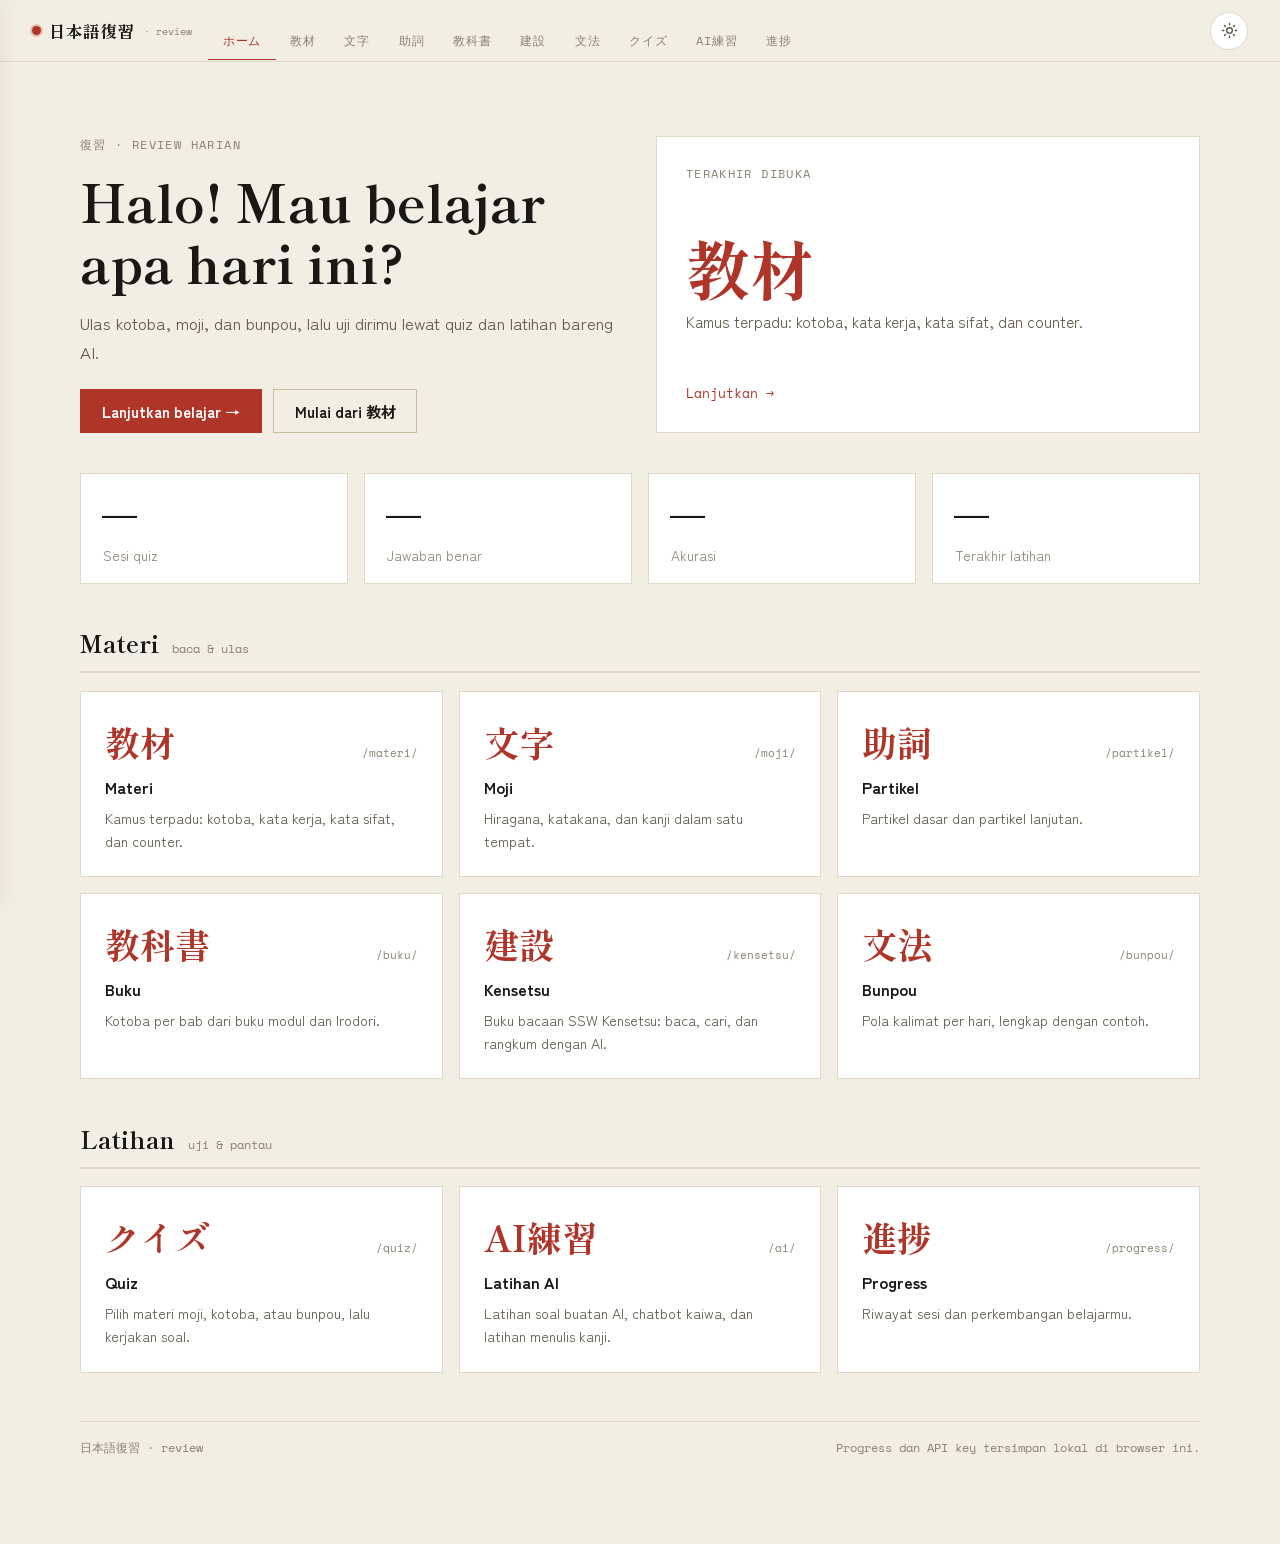
<file: index.html>
<!DOCTYPE html>
<html lang="id">
<head>
<meta charset="utf-8">
<title>日本語復習 · Nihongo Review</title>
<meta name="viewport" content="width=device-width, initial-scale=1">
<meta http-equiv="refresh" content="0; url=home/">
<link rel="canonical" href="home/">
<script>location.replace('home/' + location.search + location.hash);</script>
</head>
<body><p><a href="home/">Buka 日本語復習</a></p></body>
</html>
</file>
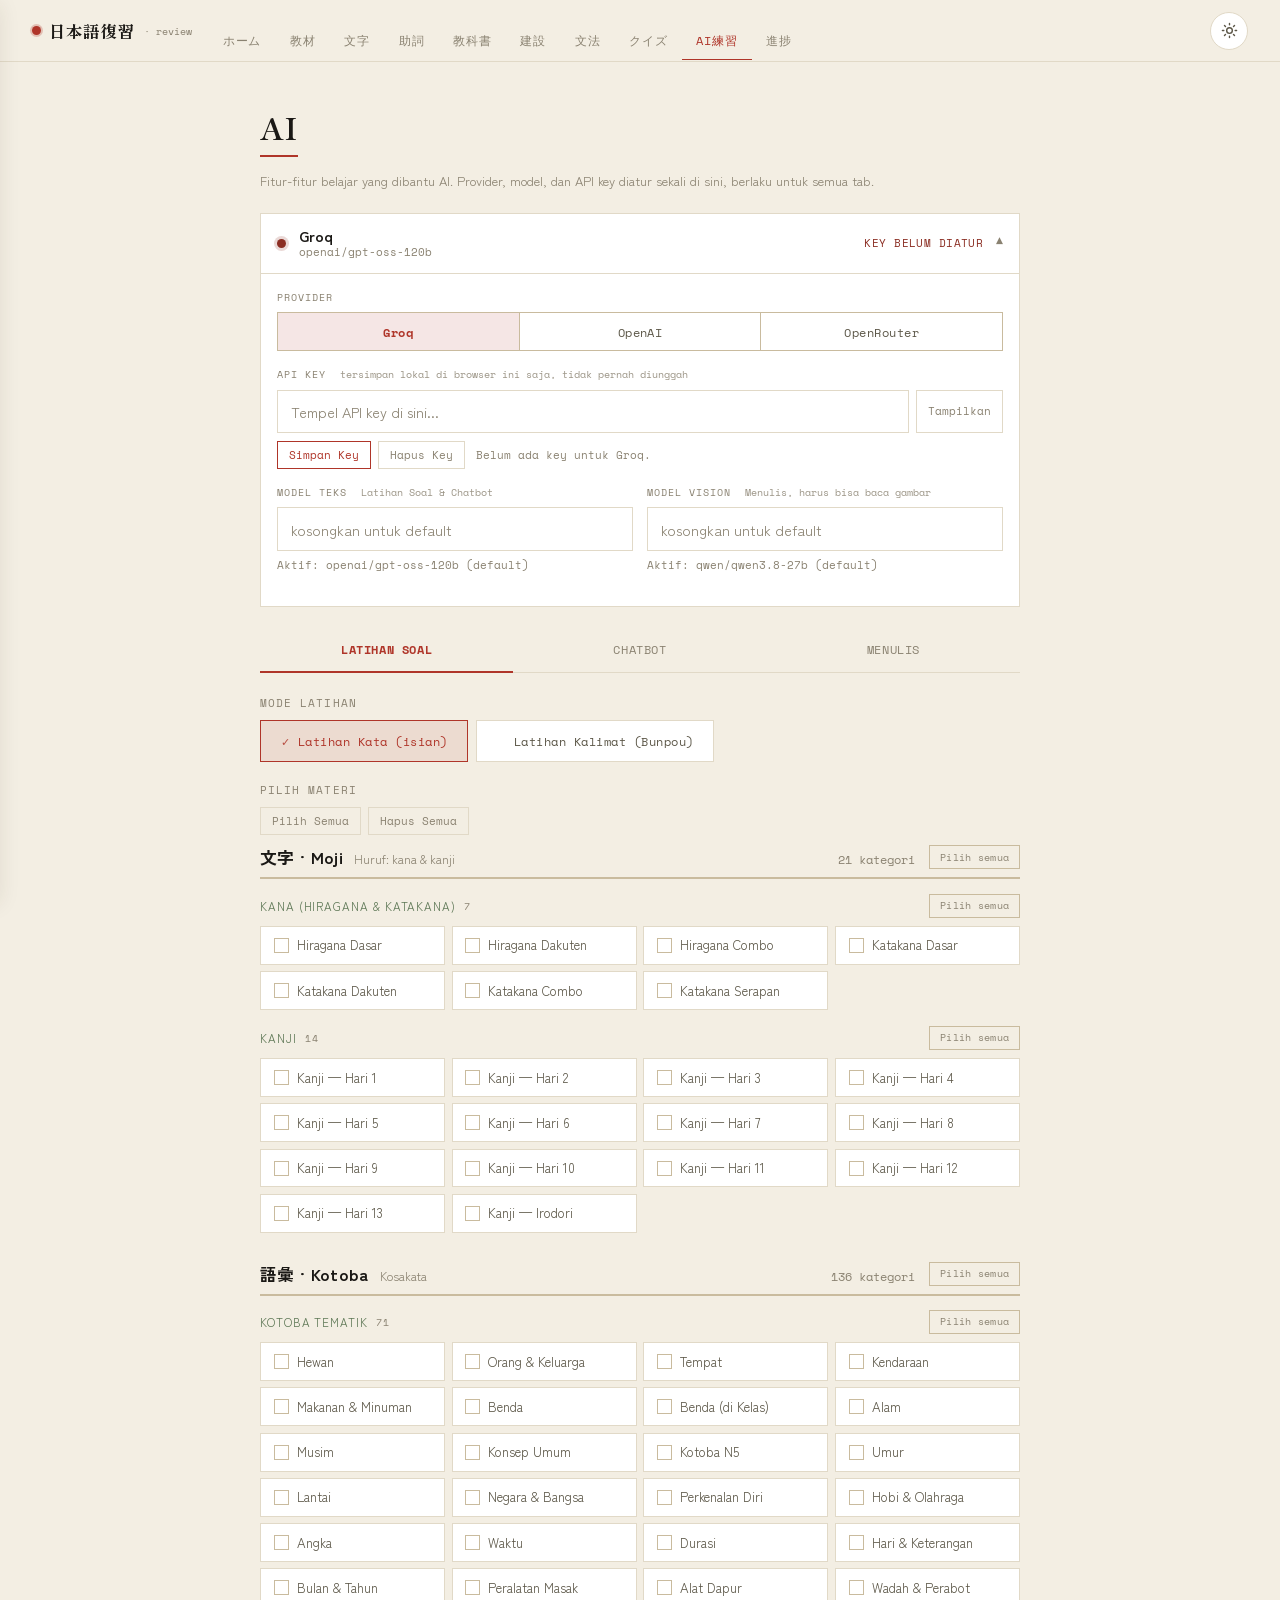
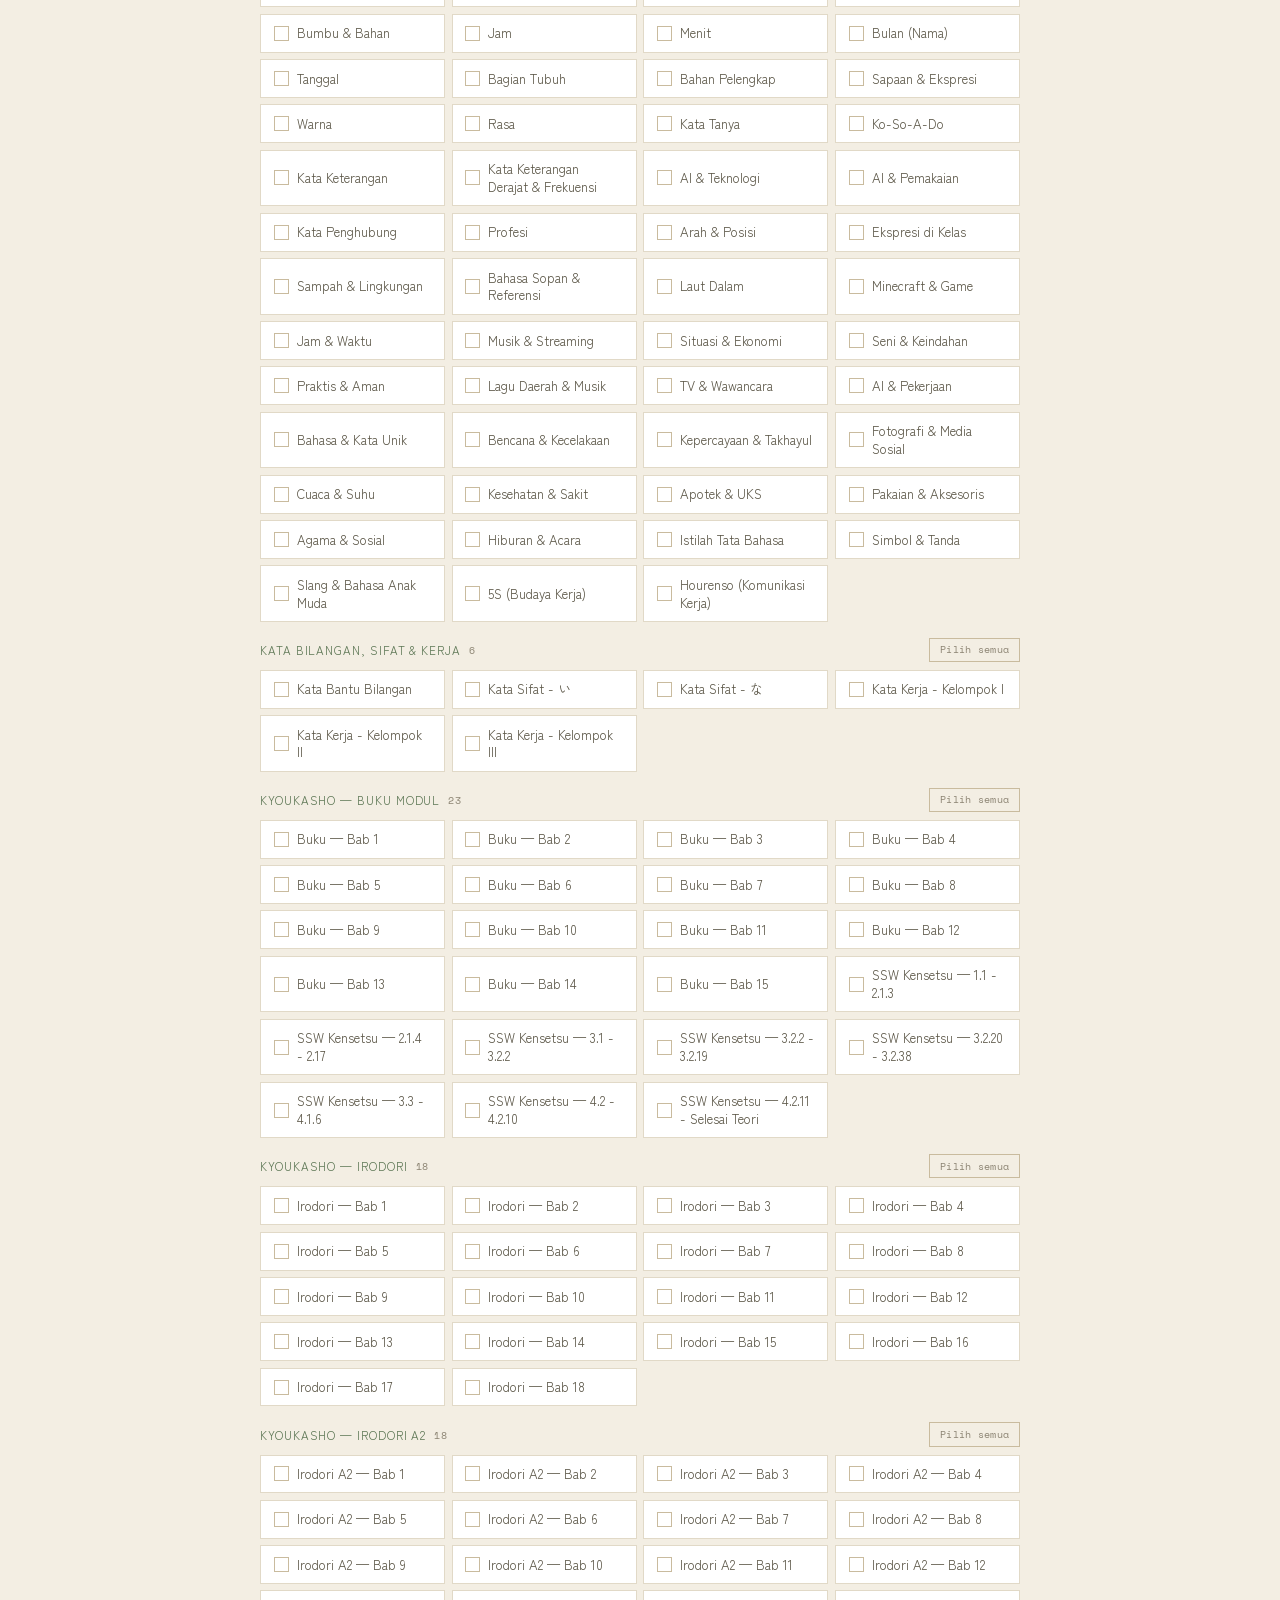
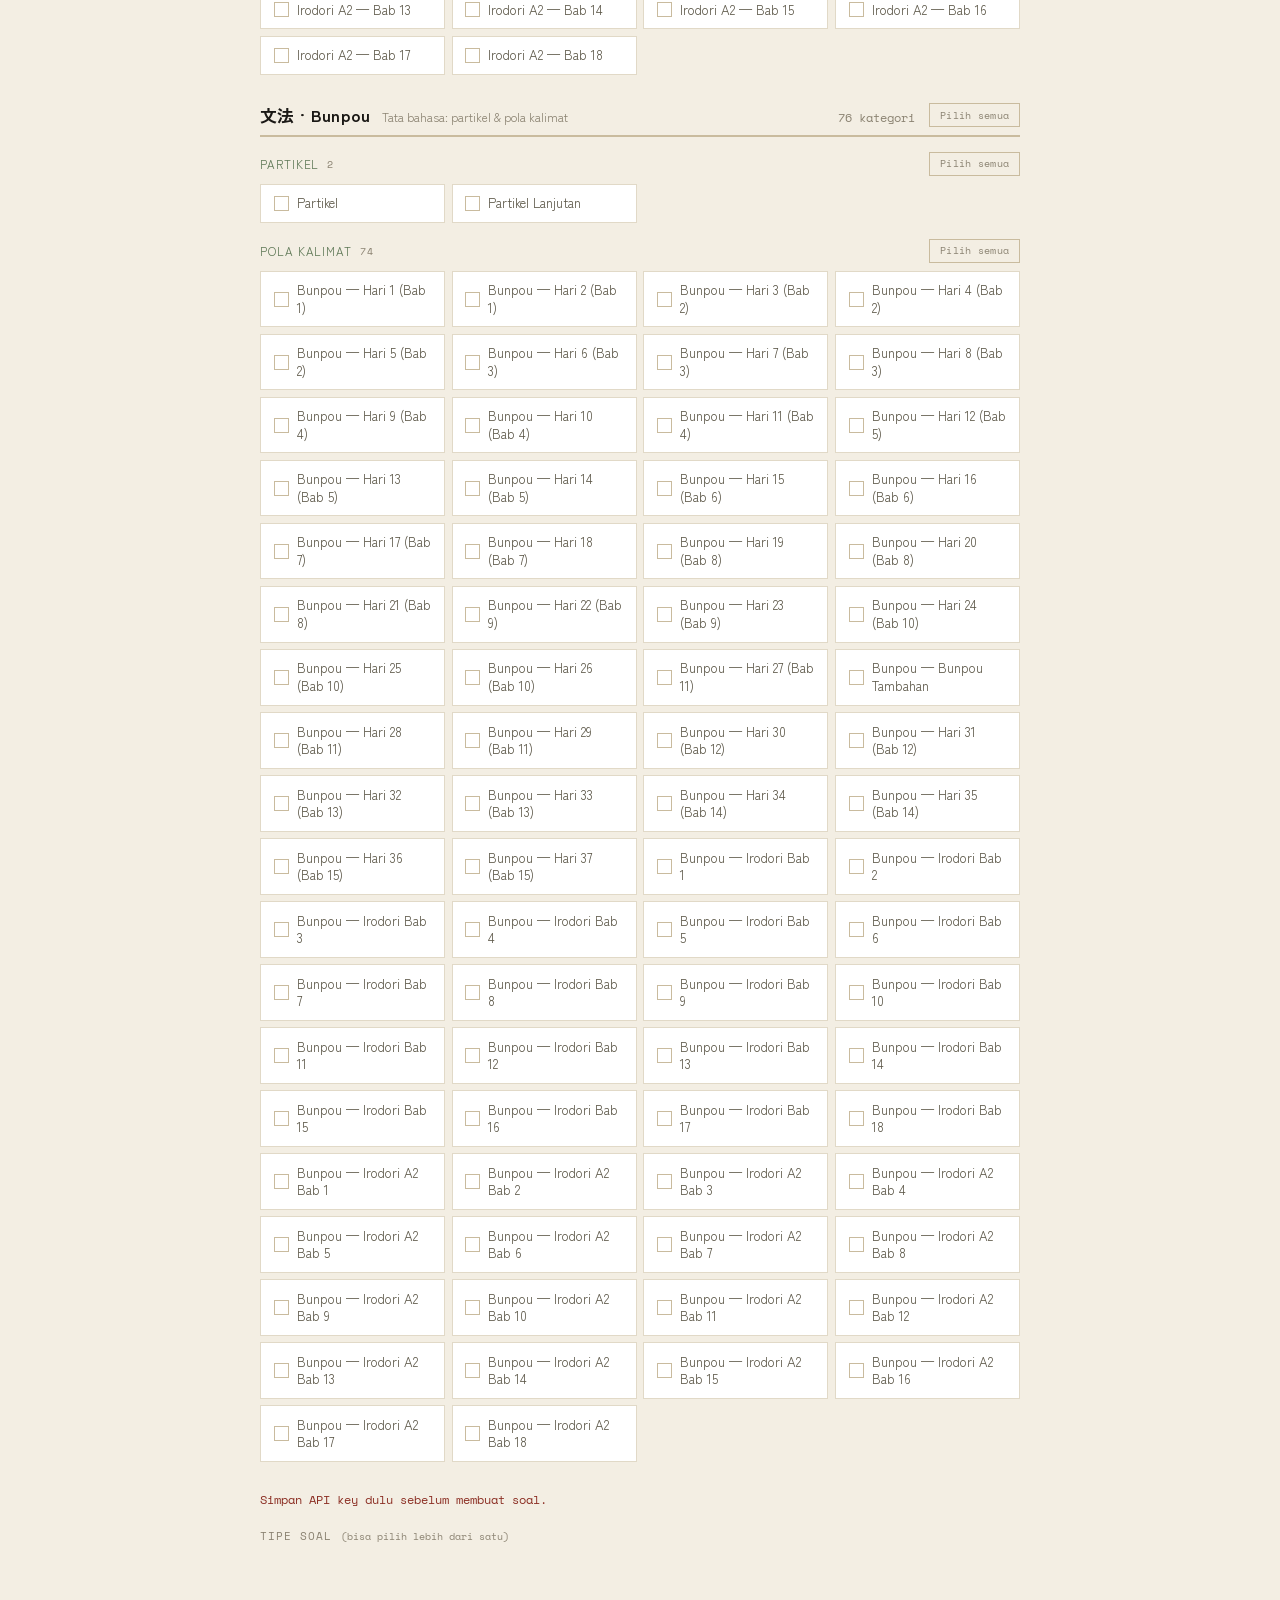
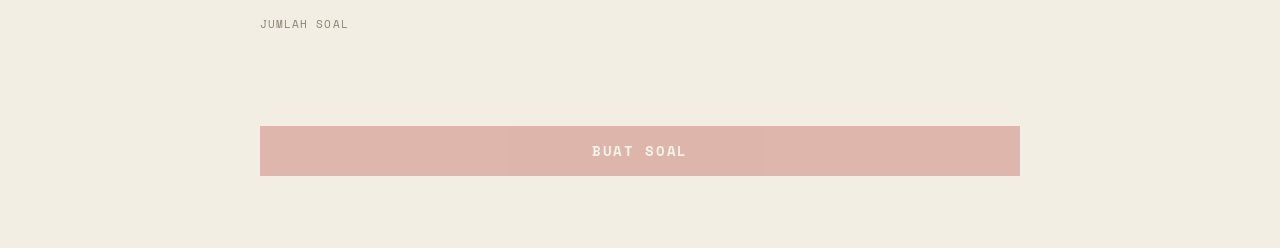
<file: ai/index.html>
<!DOCTYPE html>
<html lang="id">
<head>
<meta charset="UTF-8">
<meta name="viewport" content="width=device-width, initial-scale=1.0, interactive-widget=resizes-content">
<title>Latihan AI · 日本語復習</title>
<link rel="preconnect" href="https://fonts.googleapis.com">
<link href="https://fonts.googleapis.com/css2?family=Shippori+Mincho:wght@500;700&family=Space+Mono:wght@400;700&family=Zen+Kaku+Gothic+New:wght@400;500;700&display=swap" rel="stylesheet">
<link rel="stylesheet" href="../assets/css/style.css?v=202611081100">
<script>
  // Terapkan tema tersimpan sebelum render, biar tidak ada "flash" warna salah
  (function(){
    var saved = localStorage.getItem('nihongo_theme');
    var theme = saved || (window.matchMedia && window.matchMedia('(prefers-color-scheme: light)').matches ? 'light' : 'dark');
    document.documentElement.setAttribute('data-theme', theme);
  })();
</script>
</head>
<body>
<script src="../assets/js/layout.js?v=202611081100"></script>
<main>

<div id="pageLatihanai" class="page active">
  <div class="ai-shell">
    <div class="sec-title">AI</div>
    <div class="sec-sub">Fitur-fitur belajar yang dibantu AI. Provider, model, dan API key diatur sekali di sini, berlaku untuk semua tab.</div>

    <div id="aiSettingsMount" data-vision="1"></div>

    <div id="aiTabBar">
      <button class="cat-btn active" onclick="aiSwitchTab('latihan',this)">Latihan Soal</button>
      <button class="cat-btn" onclick="aiSwitchTab('chat',this)">Chatbot</button>
      <button class="cat-btn" onclick="aiSwitchTab('menulis',this)">Menulis</button>
    </div>

  <div id="aiPanelLatihan">
    <div class="qsetup" id="aiSetup">
      <div class="qlabel">Mode Latihan</div>
      <div class="trow" id="aiModeRow">
        <button class="tbtn sel" data-m="vocab" onclick="setAIMode(this)">Latihan Kata (isian)</button>
        <button class="tbtn" data-m="bunpou" onclick="setAIMode(this)">Latihan Kalimat (Bunpou)</button>
      </div>

      <div class="qlabel">Pilih Materi</div>
      <div class="smrow">
        <button class="smbtn" onclick="aiSelAll(true)">Pilih Semua</button>
        <button class="smbtn" onclick="aiSelAll(false)">Hapus Semua</button>
      </div>
      <div class="qog" id="aiQog"></div>
      <div class="qwarn" id="aiWarn">Pilih minimal satu kategori.</div>

      <div class="qlabel" id="aiTypeLabel">Tipe Soal <small>(bisa pilih lebih dari satu)</small></div>
      <div class="trow" id="aiTypeRow">
        <button class="tbtn sel" data-t="jp-to-id" onclick="toggleAIType(this)">Jepang → Indo (ketik arti)</button>
        <button class="tbtn sel" data-t="id-to-jp" onclick="toggleAIType(this)">Indo → Jepang (ketik hiragana/katakana/kanji)</button>
      </div>

      <div class="qlabel">Jumlah Soal</div>
      <div class="trow" id="aiCntRow">
        <button class="tbtn sel" data-c="5" onclick="setAICount(this)">5</button>
        <button class="tbtn" data-c="10" onclick="setAICount(this)">10</button>
        <button class="tbtn" data-c="15" onclick="setAICount(this)">15</button>
        <button class="tbtn" data-c="20" onclick="setAICount(this)">20</button>
        <button class="tbtn" data-c="999" onclick="setAICount(this)">Semua</button>
        <input type="number" id="aiCntCustom" class="input-ai" min="1" max="500" placeholder="Custom..." style="width:110px;flex:0 0 auto" oninput="setAICountCustom(this)">
      </div>
      <button class="start-btn" id="aiStartBtn" onclick="startAILatihan()" disabled>Buat Soal</button>
    </div>

    <div id="aiLoading" style="display:none;text-align:center;padding:3rem 1rem">
      <div class="qlabel" style="margin-bottom:.8rem">Sedang membuat soal...</div>
      <div class="qpb"><div class="qpf" id="aiLoadPf" style="width:100%;animation:aiPulse 1.2s ease-in-out infinite"></div></div>
    </div>

    <div id="aiActive" style="display:none;max-width:640px;margin:0 auto">
      <div class="qpb"><div class="qpf" id="aiPf"></div></div>
      <div class="qmeta"><span id="aiCtr">1 / 5</span><span id="aiSc">✓ 0  ✗ 0</span></div>
      <div class="qcard">
        <div class="qtag" id="aiTag"></div>
        <div class="qprompt" id="aiPrompt"></div>
        <div class="qsub" id="aiSub"></div>
        <div class="qsub" id="aiExample" style="display:none;margin-top:.6rem;font-style:italic"></div>
      </div>
      <input type="text" id="aiAnswerInput" class="input-ai" placeholder="Ketik jawabanmu di sini..." autocomplete="off" onkeydown="if(event.key==='Enter')submitAIAnswer()">
      <button class="start-btn" id="aiSubmitBtn" onclick="submitAIAnswer()" style="margin-top:.7rem">Kirim Jawaban</button>
      <div class="qfb" id="aiFb"></div>
      <button class="nxtbtn" id="aiNxtBtn" onclick="nextAIQuestion()">Lanjut →</button>
    </div>

    <div id="aiResult" style="display:none;max-width:480px;margin:0 auto;text-align:center">
      <div class="sec-title" style="text-align:center">Selesai！</div>
      <div class="rscore" id="aiRScore"></div>
      <div class="rsub" id="aiRSub"></div>
      <div class="rgrid">
        <div class="rstat"><div class="rv g" id="aiRC"></div><div class="rl">Benar</div></div>
        <div class="rstat"><div class="rv r" id="aiRW"></div><div class="rl">Salah</div></div>
      </div>
      <button class="rbtn" onclick="backAISetup()">Pengaturan</button>
    </div>

    <div id="aiErrorBox" class="qwarn" style="display:none;text-align:center;padding:1rem;max-width:640px;margin:1rem auto"></div>
  </div>
  <!-- /aiPanelLatihan -->


  <!-- CHATBOT -->
  <div id="aiPanelChat" style="display:none">
    <div id="chatIntro">
      <div class="sec-sub">Ngobrol bahasa Jepang sama AI, dibatasi cuma pakai kotoba &amp; bunpou yang kamu pilih, jadi gak kelewat level.</div>
    </div>

    <section id="chatSetup">
      <div class="qlabel">Pilih Materi yang Boleh Dipakai AI</div>
      <div class="smrow">
        <button class="smbtn" onclick="chatSelAll(true)">Pilih Semua</button>
        <button class="smbtn" onclick="chatSelAll(false)">Hapus Semua</button>
      </div>
      <div id="chatQogSearchBar"></div>
      <div class="qog" id="chatQog"></div>
      <div class="qwarn" id="chatWarn">Pilih minimal satu kategori materi.</div>

      <div class="qlabel">Topik / Skenario <small>(opsional — kosongkan biar AI bebas mulai)</small></div>
      <input type="text" id="chatTopicInput" class="input-ai" placeholder="contoh: di restoran, beli tiket kereta, nanya alamat, dst..." autocomplete="off">

      <button class="start-btn" id="chatStartBtn" onclick="startChat()" disabled style="margin-top:1rem">Mulai Chat</button>
    </section>

    <section id="chatRoom" class="chat-room" hidden>
      <div class="chat-top">
        <button class="chat-ib" onclick="leaveChat()" aria-label="Kembali ke pilihan materi" title="Kembali ke materi"><svg width="18" height="18" viewBox="0 0 24 24" fill="none" stroke="currentColor" stroke-width="2.2" stroke-linecap="round" stroke-linejoin="round"><path d="M15 18l-6-6 6-6"/></svg></button>
        <div class="chat-av-lg" aria-hidden="true">会</div>
        <div class="chat-title"><b>Kaiwa</b><small id="chatMeta"></small></div>
        <button class="chat-ib" id="chatTrBtn" onclick="chatToggleTr()" aria-pressed="false" title="Sembunyikan terjemahan">訳</button>
        <button class="chat-ib" onclick="newChat()" aria-label="Chat baru" title="Chat baru"><svg width="17" height="17" viewBox="0 0 24 24" fill="none" stroke="currentColor" stroke-width="2.2" stroke-linecap="round" stroke-linejoin="round"><path d="M3 12a9 9 0 1 0 3-6.7"/><path d="M3 4v5h5"/></svg></button>
      </div>
      <div class="chat-messages" id="chatMessages" aria-live="polite"></div>
      <div class="chat-error" id="chatErrorBox" hidden>
        <div id="chatErrorText"></div>
        <button class="smbtn" onclick="retryChat()">Coba lagi</button>
      </div>
      <div class="chat-composer">
        <textarea id="chatInput" rows="1" enterkeyhint="send" placeholder="Ketik balasanmu..." autocomplete="off" onkeydown="chatKey(event)" oninput="chatAutoGrow(this)"></textarea>
        <button class="chat-send" id="chatSendBtn" onclick="sendChatMsg()" aria-label="Kirim" disabled><svg width="20" height="20" viewBox="0 0 24 24" fill="none" stroke="currentColor" stroke-width="2.2" stroke-linecap="round" stroke-linejoin="round"><path d="M22 2 11 13"></path><path d="M22 2 15 22l-4-9-9-4 20-7z"></path></svg></button>
      </div>
    </section>
  </div>
  <!-- /aiPanelChat -->


  <!-- MENULIS -->
  <div id="aiPanelMenulis" style="display:none">
    <div class="sec-sub">Karakter panduan muncul transparan di kanvas — timpa langsung di atasnya untuk latihan menulis tangan. Hasil coretanmu dicek otomatis oleh AI.</div>

    <div class="qsetup" id="wSetup">
      <div class="qlabel">Pilih Kategori</div>
      <div class="qog" id="wog"></div>
      <div class="qwarn" id="wWarn">Pilih minimal satu kategori.</div>

      <div class="qlabel">Urutan Soal</div>
      <div class="trow" id="wOrderRow">
        <button class="tbtn sel" data-o="acak" onclick="setWOrder(this)">Acak</button>
        <button class="tbtn" data-o="urut" onclick="setWOrder(this)">Berurutan</button>
      </div>

      <div class="qwarn" id="wAINote" style="display:block;color:var(--text3);font-style:italic">Coretanmu di kanvas dicek otomatis oleh AI — pakai Pengaturan AI di atas (API key + model vision). Fitur ini WAJIB model yang mendukung input gambar (vision) — model teks biasa (mis. default Groq) akan gagal.</div>

      <div class="qlabel">Jumlah Soal</div>
      <div class="trow" id="wCntRow">
        <button class="tbtn" data-c="10" onclick="setWCount(this)">10</button>
        <button class="tbtn sel" data-c="20" onclick="setWCount(this)">20</button>
        <button class="tbtn" data-c="40" onclick="setWCount(this)">40</button>
        <button class="tbtn" data-c="999" onclick="setWCount(this)">Semua</button>
        <input type="number" id="wCntCustom" class="input-ai" min="1" max="500" placeholder="Custom..." style="width:110px;flex:0 0 auto" oninput="setWCountCustom(this)">
      </div>
      <button class="start-btn" id="wStartBtn" onclick="startWriting()" disabled>Mulai Menulis</button>
    </div>

    <div id="wActive" style="display:none;max-width:520px;margin:0 auto">
      <div class="qpb"><div class="qpf" id="wPf"></div></div>
      <div class="qmeta"><span id="wCtr">1 / 20</span><span id="wSc">✓ 0  ✗ 0</span></div>
      <div class="qcard" style="padding:1.4rem 1.2rem">
        <div class="qtag" id="wTag"></div>
        <div class="qprompt md" id="wPrompt"></div>
        <div class="qsub" id="wSub"></div>
      </div>

      <div class="wcanvas-wrap" id="wCanvasWrap">
        <canvas id="wGuideCanvas" class="w-canvas w-guide-canvas"></canvas>
        <canvas id="wInkCanvas" class="w-canvas w-ink-canvas"></canvas>
      </div>

      <div class="smrow" style="justify-content:center;margin-top:.7rem">
        <button class="smbtn" id="wGuideToggleBtn" onclick="wToggleGuide()">Sembunyikan Panduan</button>
        <button class="smbtn" onclick="wClearInk()">Hapus Coretan</button>
      </div>

      <div class="qsub" id="wNote" style="display:none;text-align:center;margin-top:.7rem"></div>
      <button class="smbtn" id="wNoteToggleBtn" onclick="wToggleNote()" style="display:none;margin:.6rem auto 0;display:flex">Lihat Catatan</button>

      <button class="start-btn" id="wAICheckBtn" onclick="wCheckWithAI()" style="display:none;margin-top:1.1rem">Cek dengan AI</button>
      <div class="qfb" id="wAIFb"></div>
      <button class="nxtbtn" id="wAINxtBtn" onclick="wAdvance()">Lanjut →</button>

      <div class="wcheck-row" id="wCheckRow">
        <button class="wbtn wbtn-ng" onclick="wMark(false)">✗ Perlu Diulang</button>
        <button class="wbtn wbtn-ok" onclick="wMark(true)">✓ Sudah Bisa</button>
      </div>
    </div>

    <div id="wResult" style="display:none;max-width:480px;margin:0 auto;text-align:center">
      <div class="sec-title" style="text-align:center">Selesai！</div>
      <div class="rscore" id="wRScore"></div>
      <div class="rsub" id="wRSub"></div>
      <div class="rgrid">
        <div class="rstat"><div class="rv g" id="wRC"></div><div class="rl">Sudah Bisa</div></div>
        <div class="rstat"><div class="rv r" id="wRW"></div><div class="rl">Perlu Diulang</div></div>
      </div>
      <button class="rbtn" id="wRetryWrongBtn" onclick="wRetryWrong()">Ulangi yang Perlu Diulang</button>
      <button class="rbtn" onclick="backWSetup()">Pengaturan</button>
    </div>
  </div>

  <!-- /aiPanelMenulis -->

  </div><!-- /ai-shell -->
  </div>

</main>
<script src="../assets/data.js?v=202611081100"></script>
<script src="../assets/js/core.js?v=202611081100"></script>
<script src="../assets/js/notes.js?v=202611081100"></script>
<script src="../assets/js/cats.js?v=202611081100"></script>
<script src="../assets/js/catpicker.js?v=202611081100"></script>
<script src="../assets/js/items.js?v=202611081100"></script>
<script src="../assets/js/filters.js?v=202611081100"></script>
<script src="../assets/js/ai-settings.js?v=202611081100"></script>
<script src="../assets/js/ai-latihan.js?v=202611081100"></script>
<script src="../assets/js/ai-chat.js?v=202611081100"></script>
<script src="../assets/js/ai-hub.js?v=202611081100"></script>
<script src="../assets/js/ai-menulis.js?v=202611081100"></script>
<script>
initAISettings();
initAISetup();
initChatPage();
initWSetup();
wInitCanvasEvents();

// Tab AI: dibuka lewat #chat / #menulis (atau tab terakhir yang dipakai)
(function () {
  var TABS = ['latihan', 'chat', 'menulis'];
  function openTab(t) {
    var btn = document.querySelector('#aiTabBar .cat-btn[onclick*="\'' + t + '\'"]');
    if (btn) aiSwitchTab(t, btn);
  }
  var h = (location.hash || '').slice(1), saved = null;
  try { saved = localStorage.getItem(AI_TAB_KEY); } catch (e) {}
  var start = TABS.indexOf(h) >= 0 ? h : saved;
  if (start && start !== 'latihan' && TABS.indexOf(start) >= 0) openTab(start);
  window.addEventListener('hashchange', function () {
    var t = (location.hash || '').slice(1) || 'latihan';
    if (TABS.indexOf(t) >= 0) openTab(t);
  });
})();
</script>
</body>
</html>
</file>
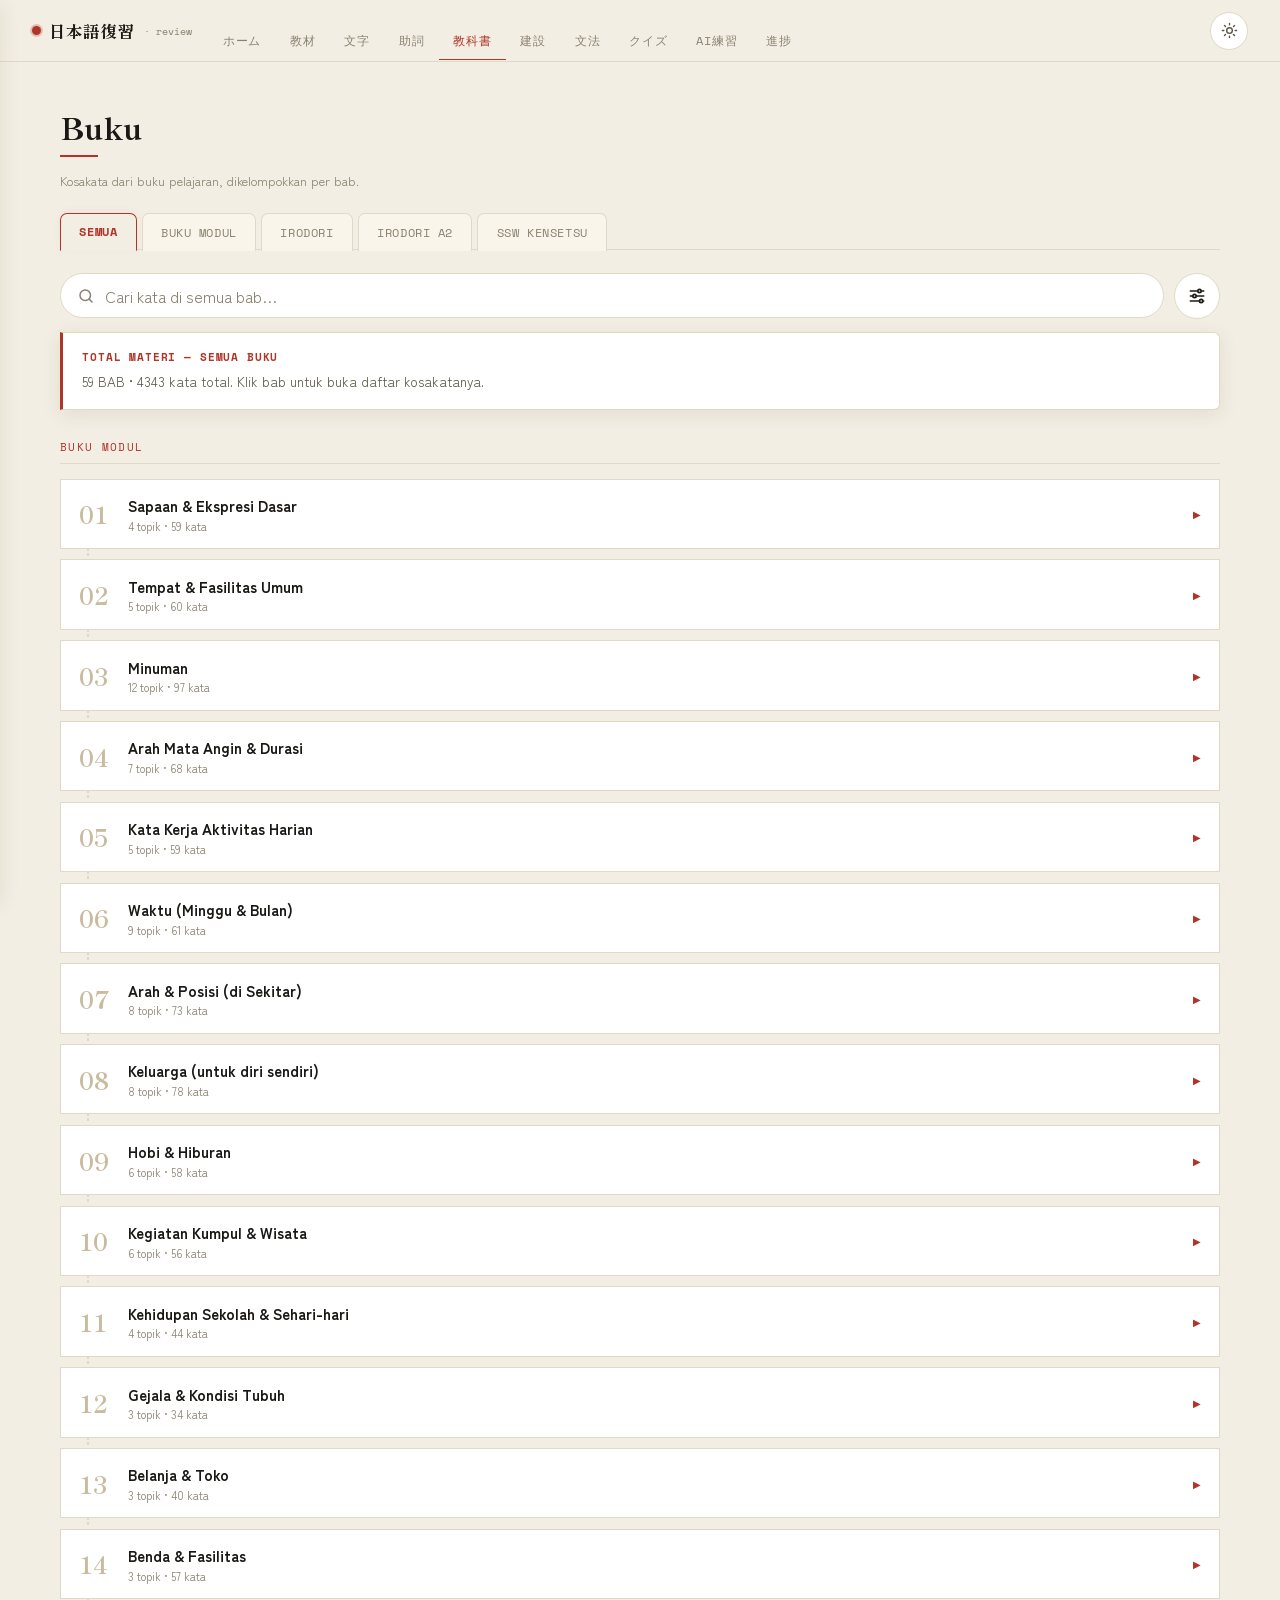
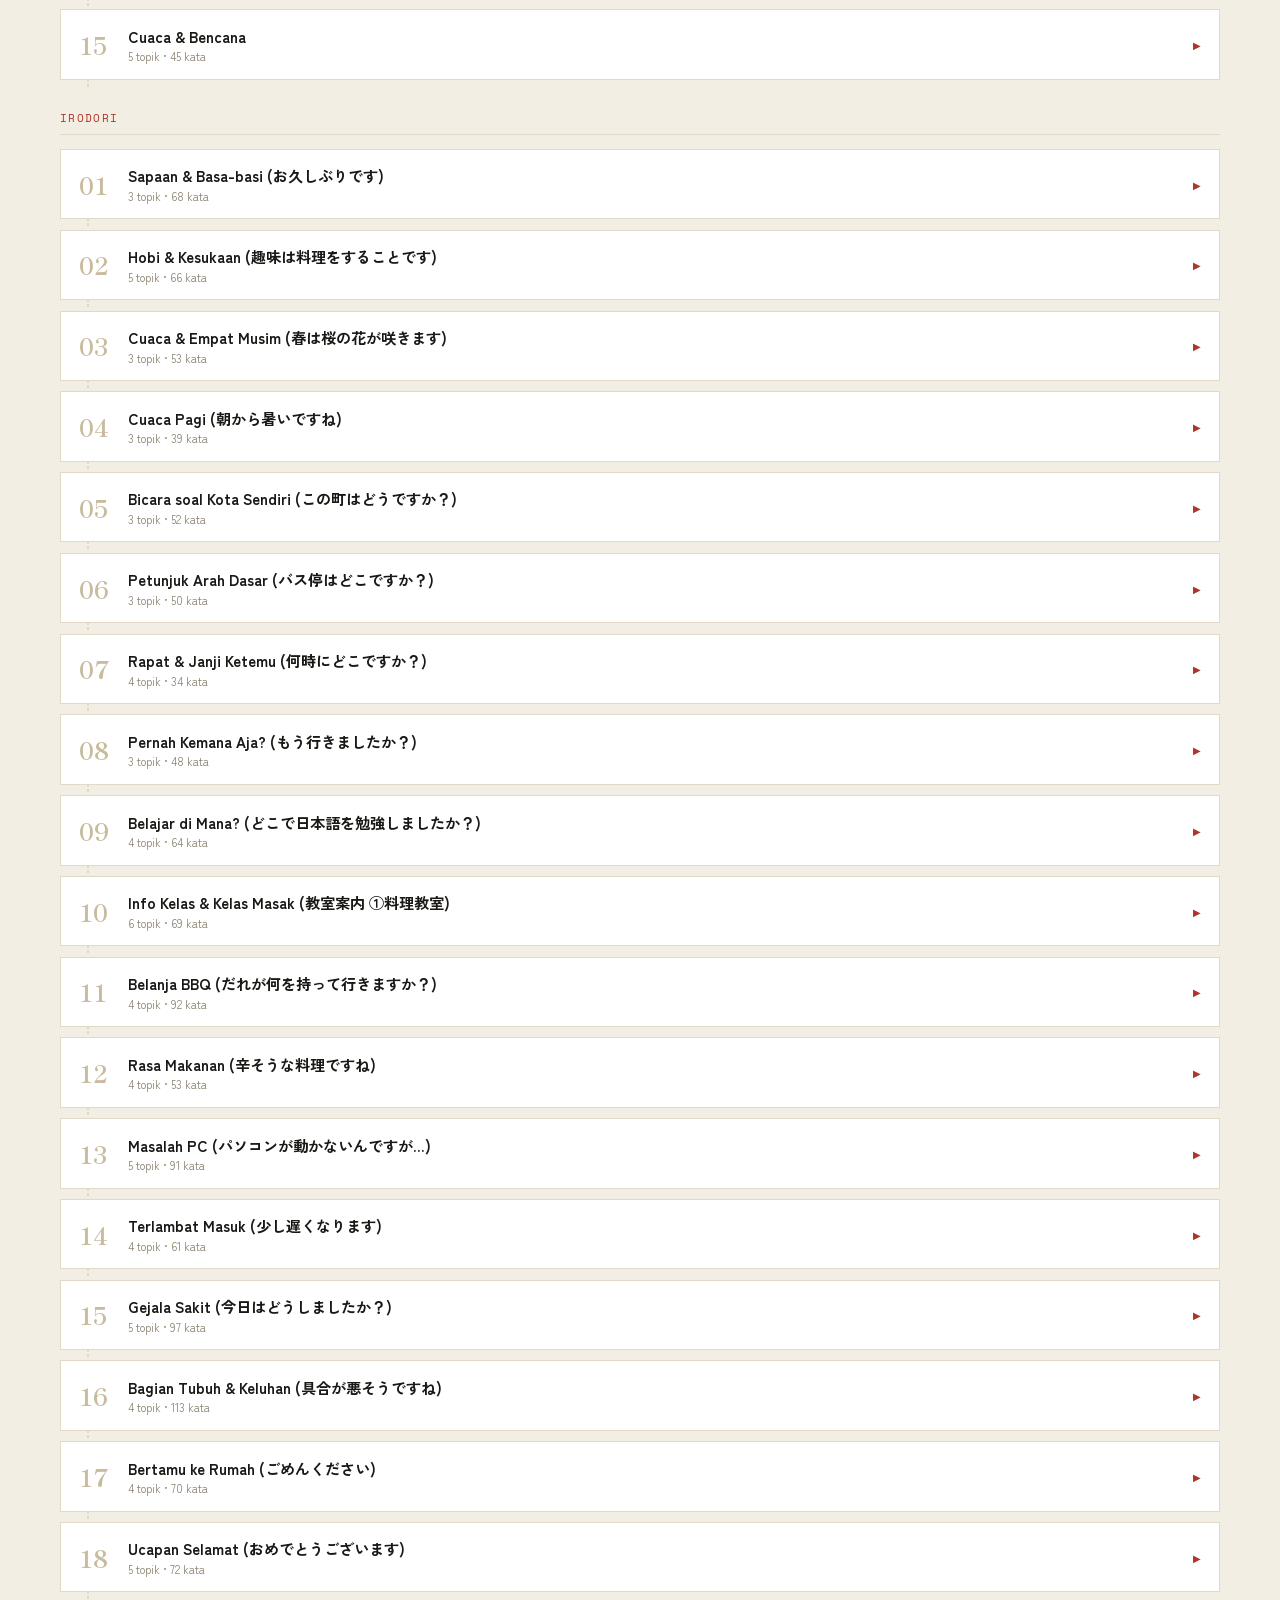
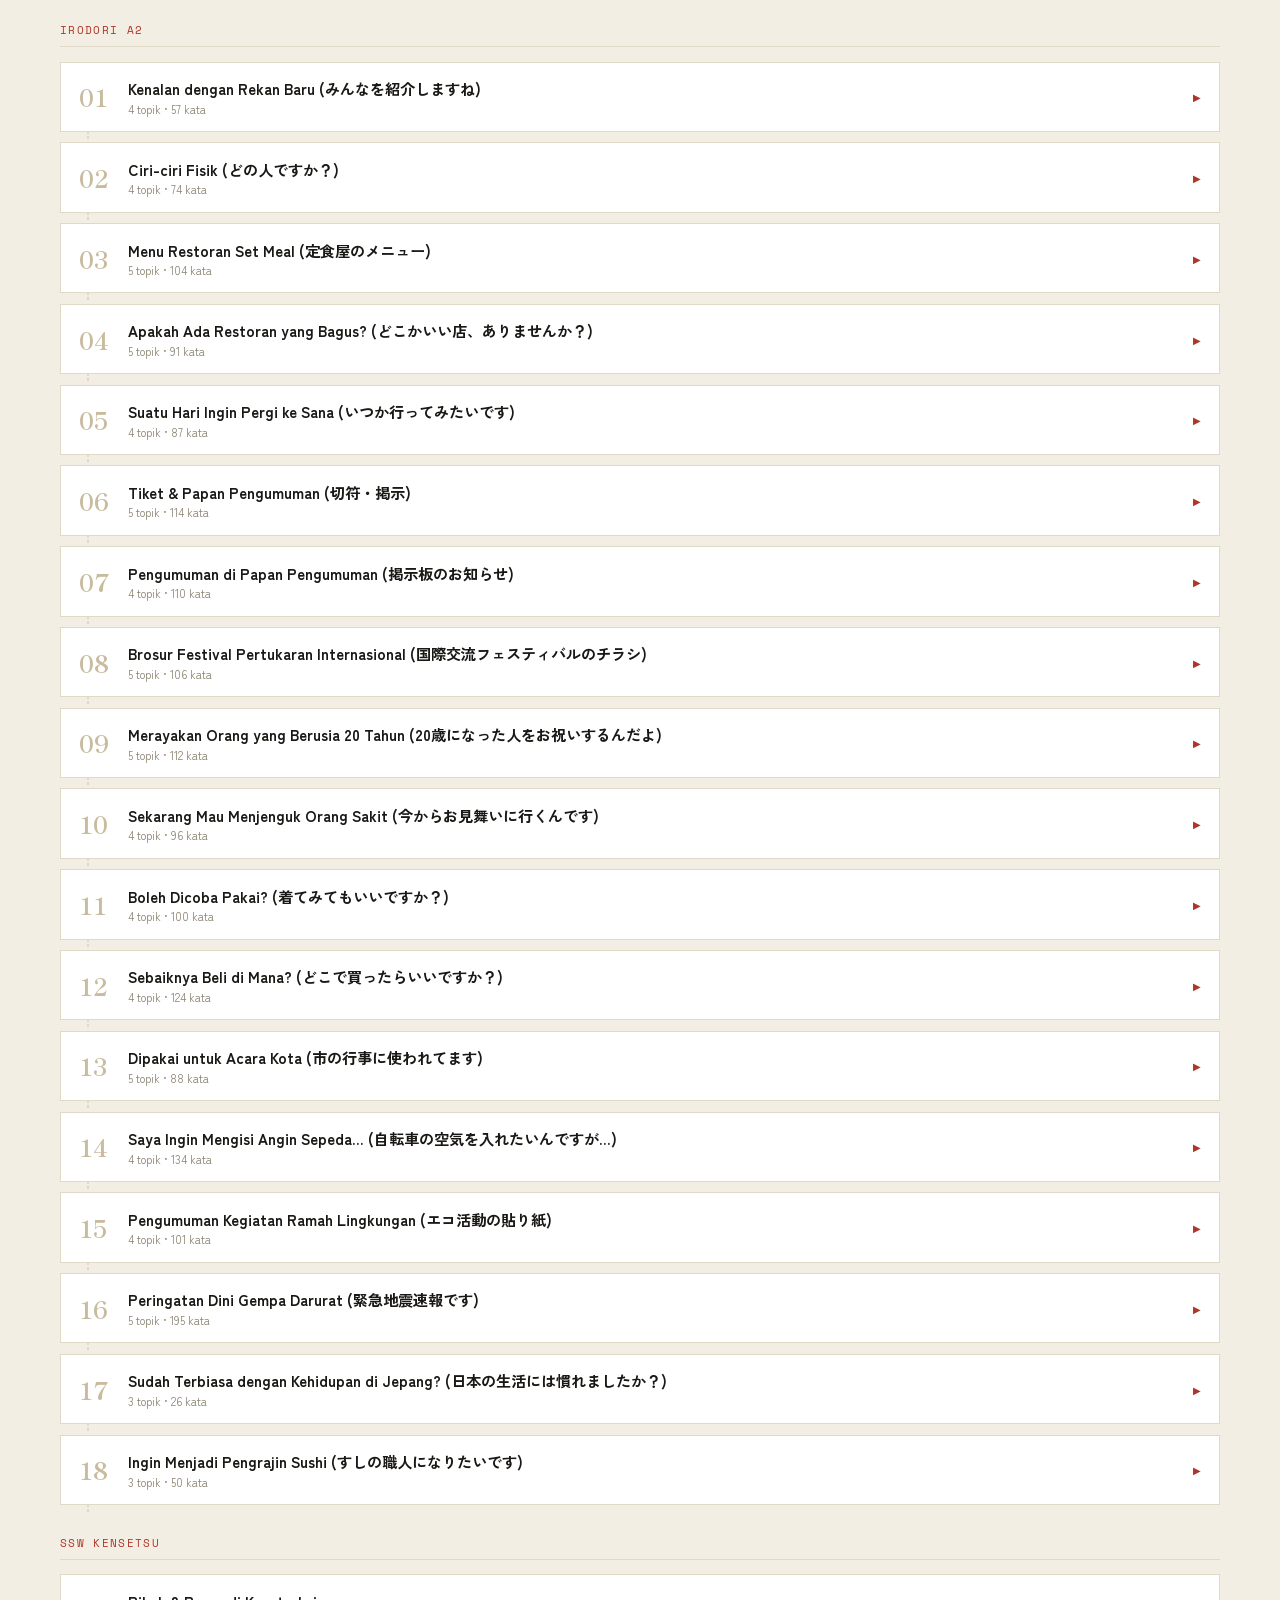
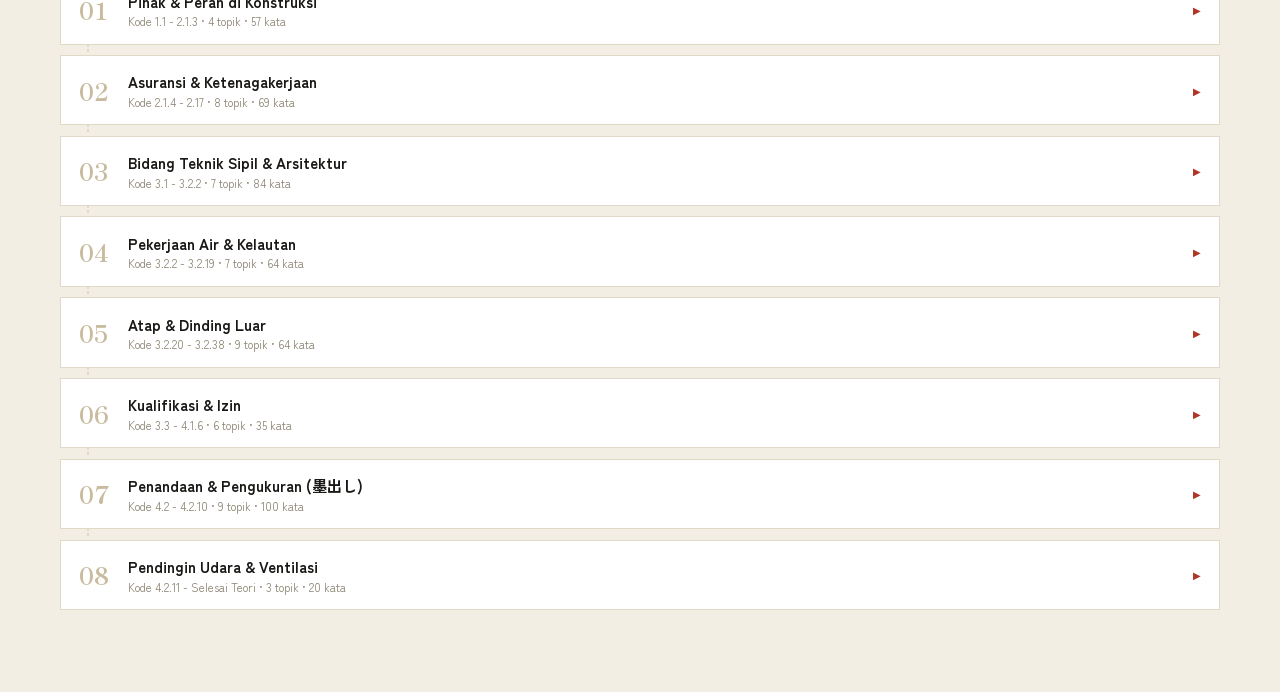
<file: buku/index.html>
<!DOCTYPE html>
<html lang="id">
<head>
<meta charset="UTF-8">
<meta name="viewport" content="width=device-width, initial-scale=1.0">
<title>Buku · 日本語復習</title>
<link rel="preconnect" href="https://fonts.googleapis.com">
<link href="https://fonts.googleapis.com/css2?family=Shippori+Mincho:wght@500;700&family=Space+Mono:wght@400;700&family=Zen+Kaku+Gothic+New:wght@400;500;700&display=swap" rel="stylesheet">
<link rel="stylesheet" href="../assets/css/style.css?v=202611081100">
<script>
  // Terapkan tema tersimpan sebelum render, biar tidak ada "flash" warna salah
  (function(){
    var saved = localStorage.getItem('nihongo_theme');
    var theme = saved || (window.matchMedia && window.matchMedia('(prefers-color-scheme: light)').matches ? 'light' : 'dark');
    document.documentElement.setAttribute('data-theme', theme);
  })();
</script>
</head>
<body>
<script src="../assets/js/layout.js?v=202611081100"></script>
<main>

<div id="pageBuku" class="page active">
    <div class="sec-title">Buku</div>
    <div class="sec-sub">Kosakata dari buku pelajaran, dikelompokkan per bab.</div>
    <div class="cat-tabs" id="bukuBookTabs"></div>
    <div id="bukuFilters"></div>
    <div id="bukuSearchResults"></div>
    <div id="babList"></div>
  </div>

</main>
<script src="../assets/data.js?v=202611081100"></script>
<script src="../assets/jlpt-levels.js?v=202611081100"></script>
<script src="../assets/js/acc.js?v=202611081100"></script>
<script src="../assets/js/notes.js?v=202611081100"></script>
<script src="../assets/verb-types.js?v=202611081100"></script>
<script src="../assets/js/verbs.js?v=202611081100"></script>
<script src="../assets/js/filters.js?v=202611081100"></script>
<script src="../assets/js/page-buku.js?v=202611081100"></script>
<script>
initBukuFilters();
renderBabList();
</script>
</body>
</html>
</file>
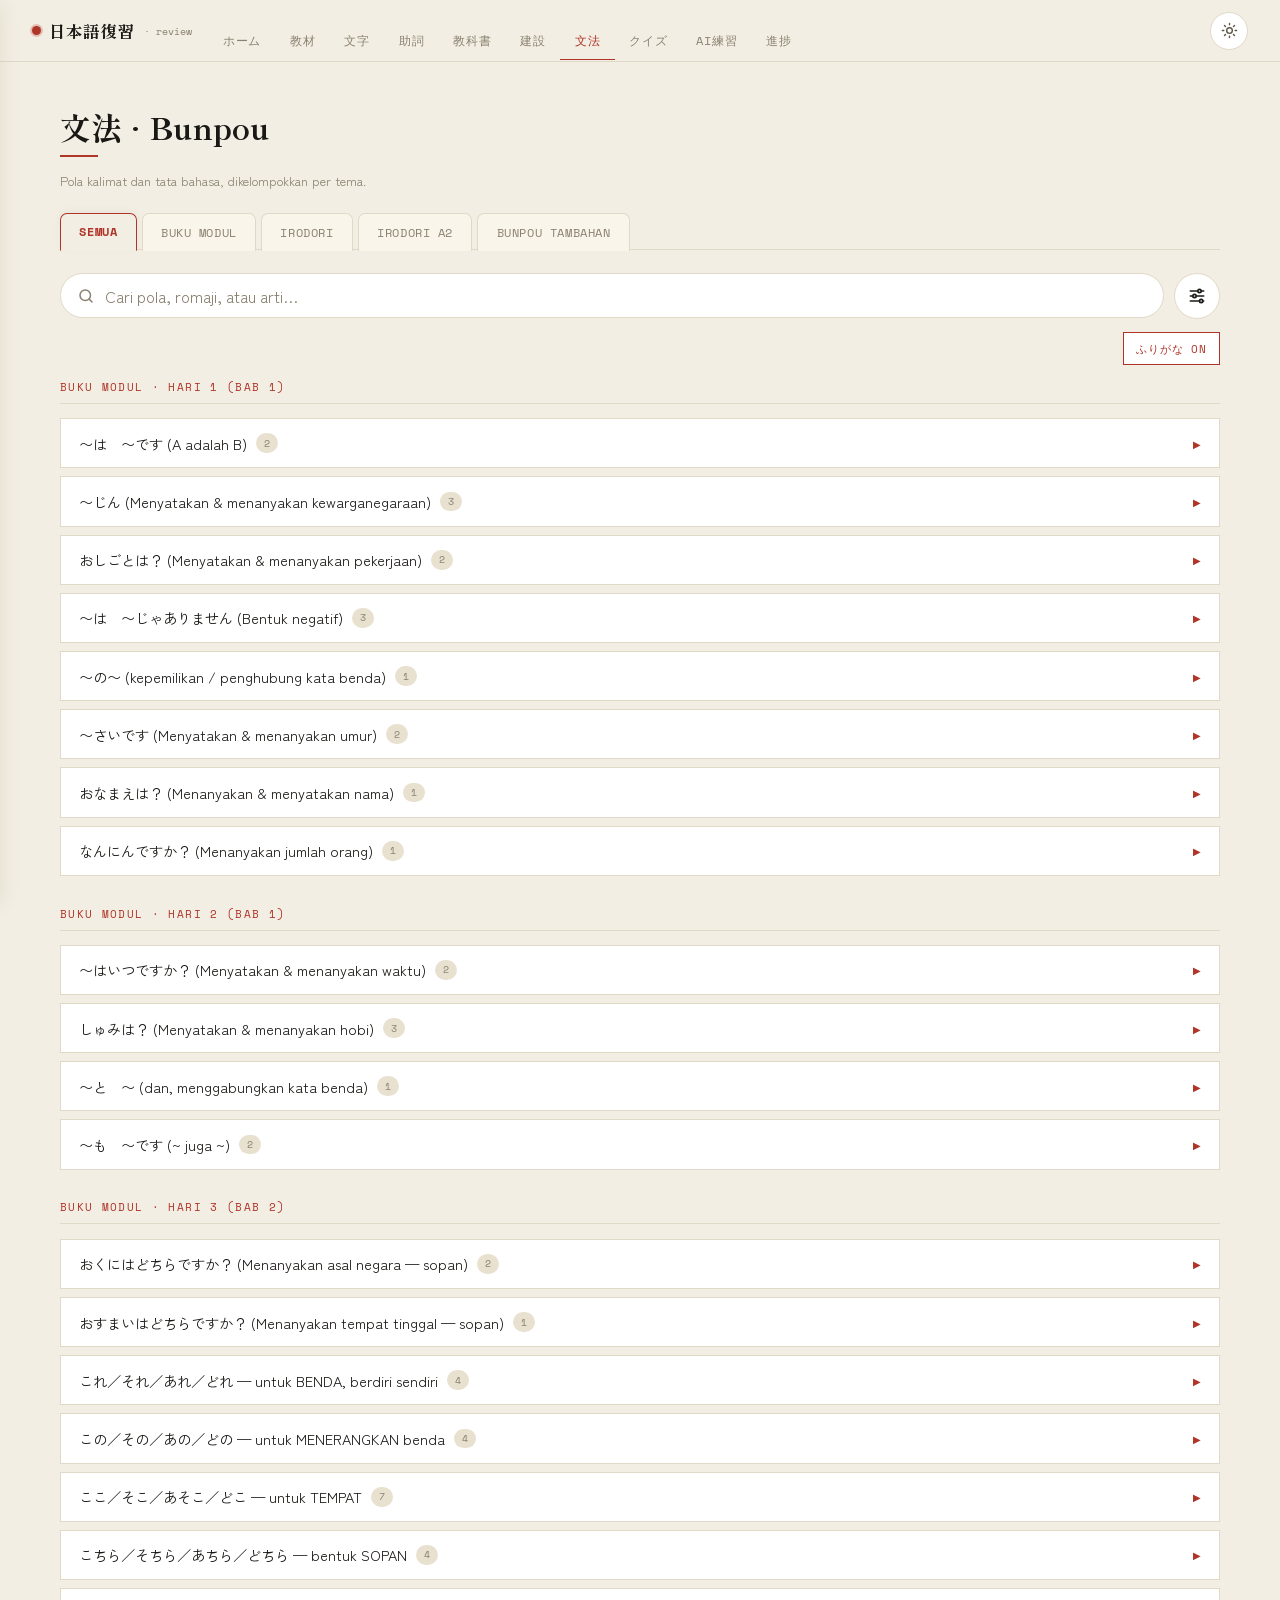
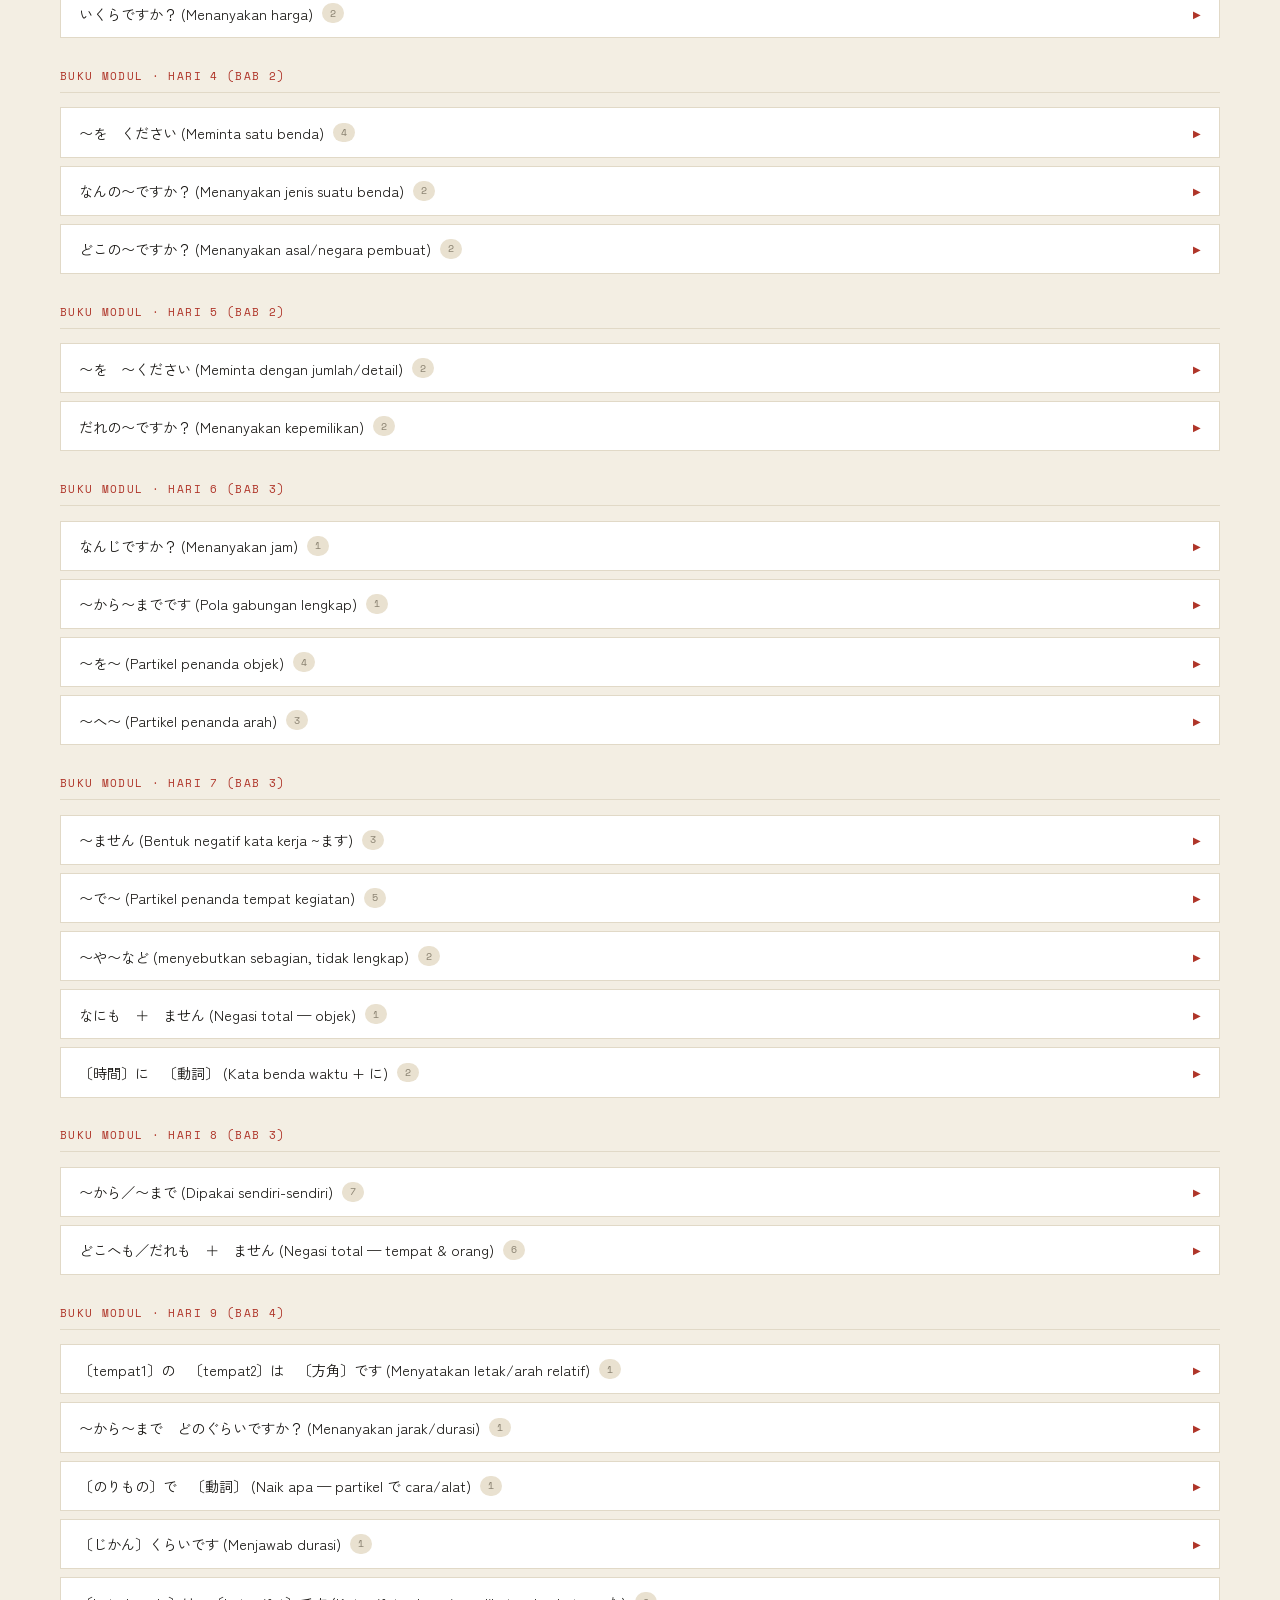
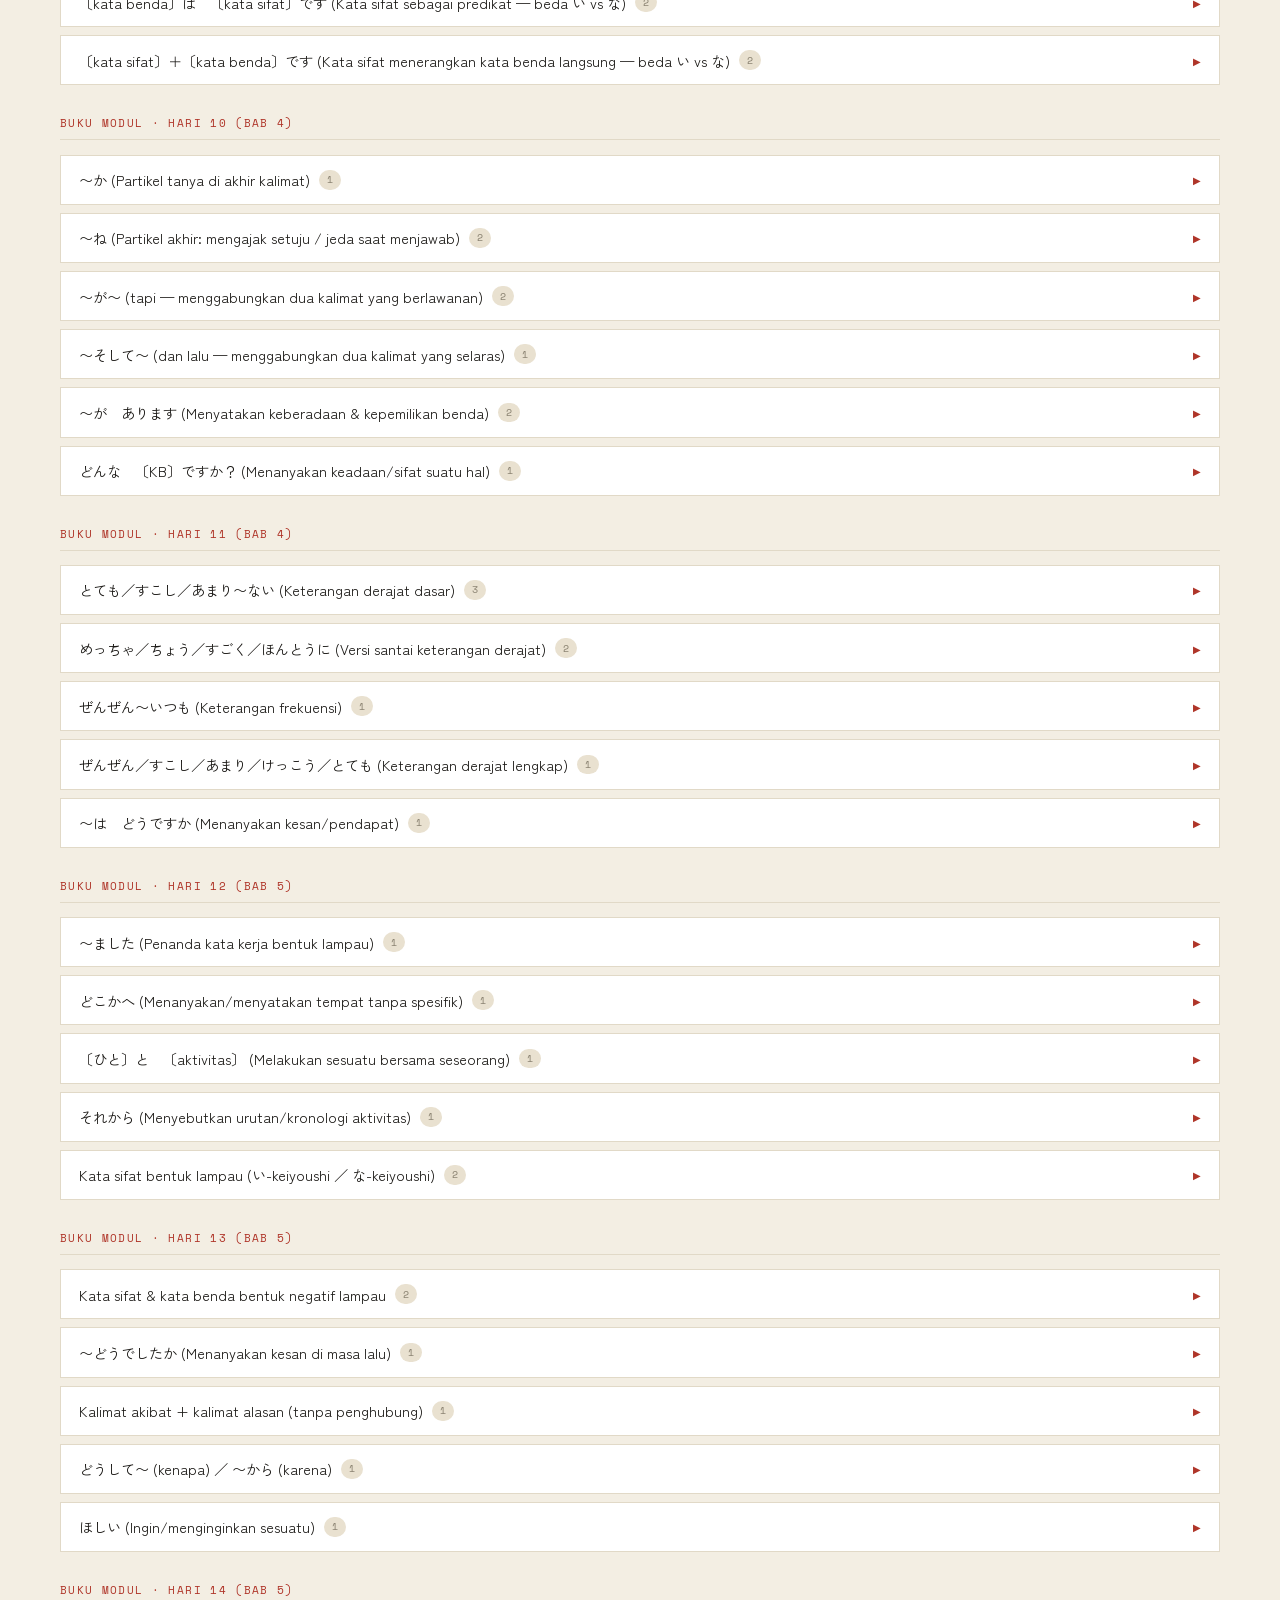
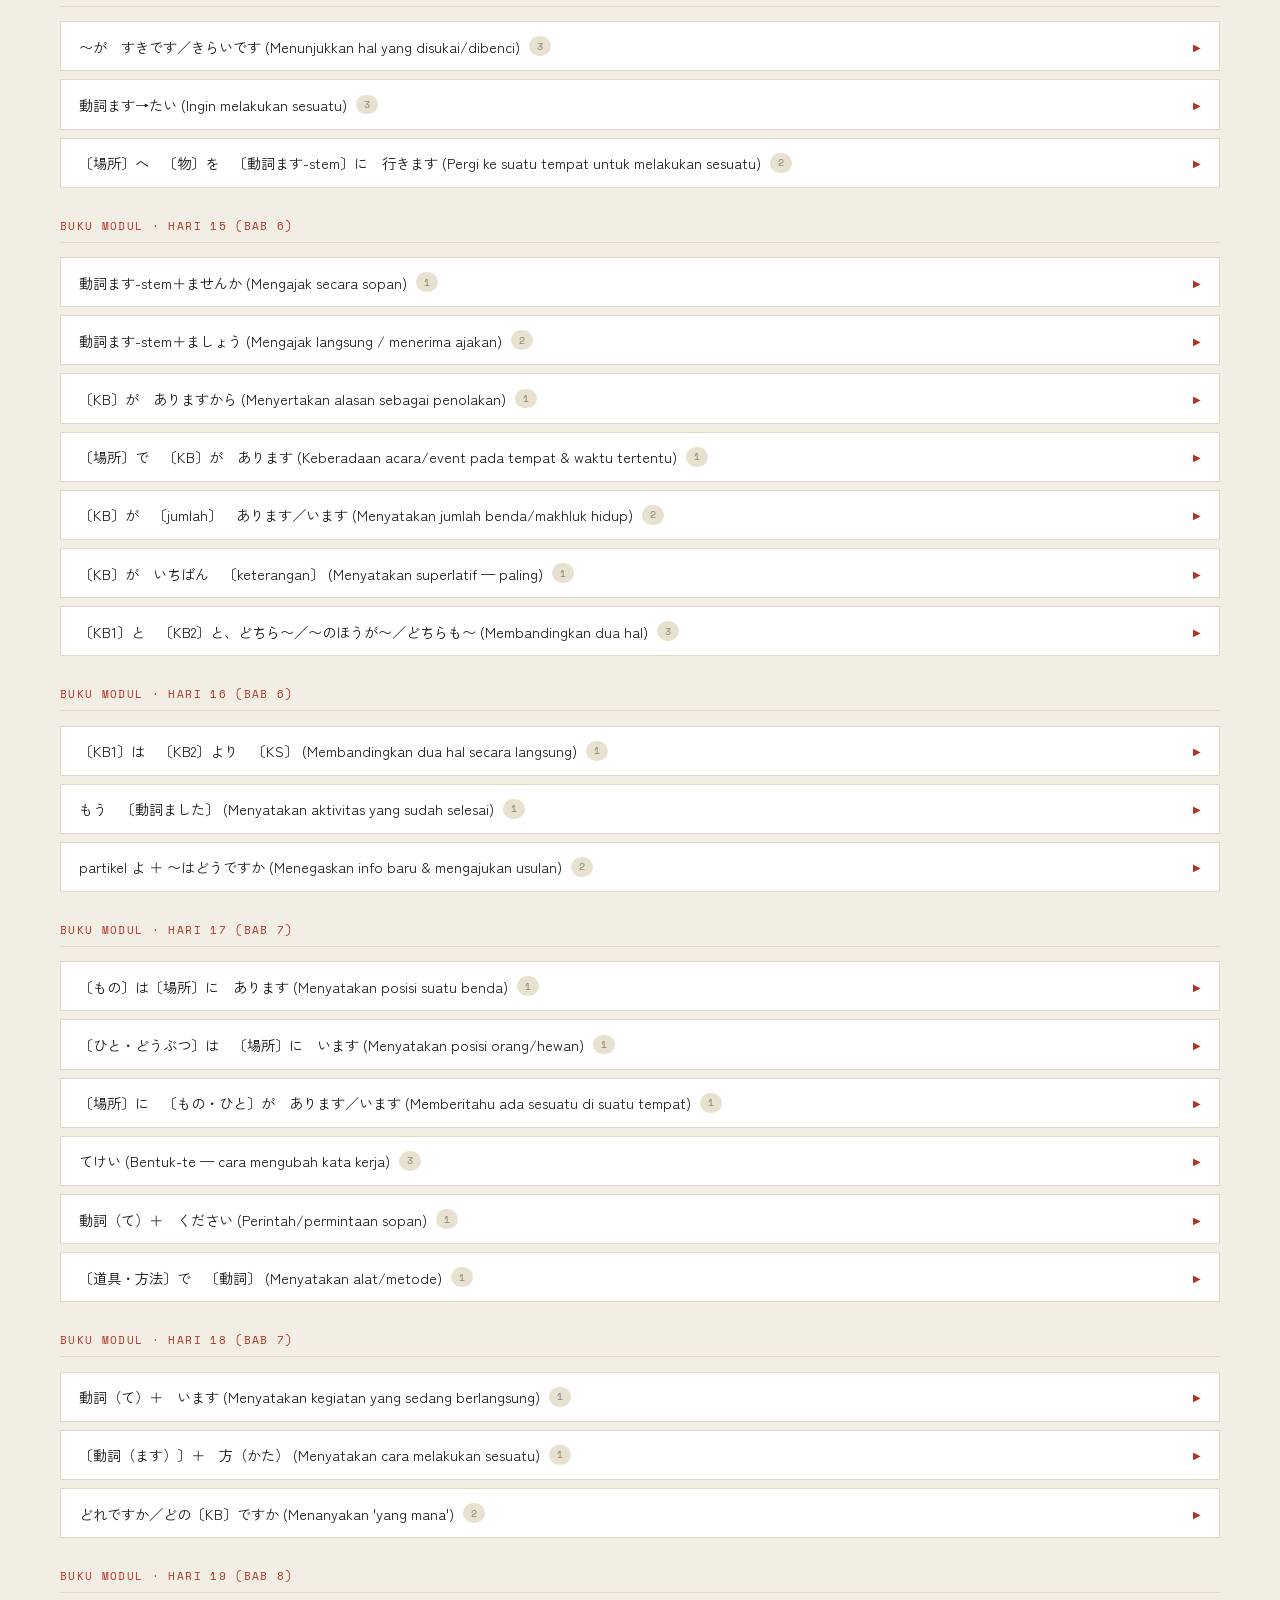
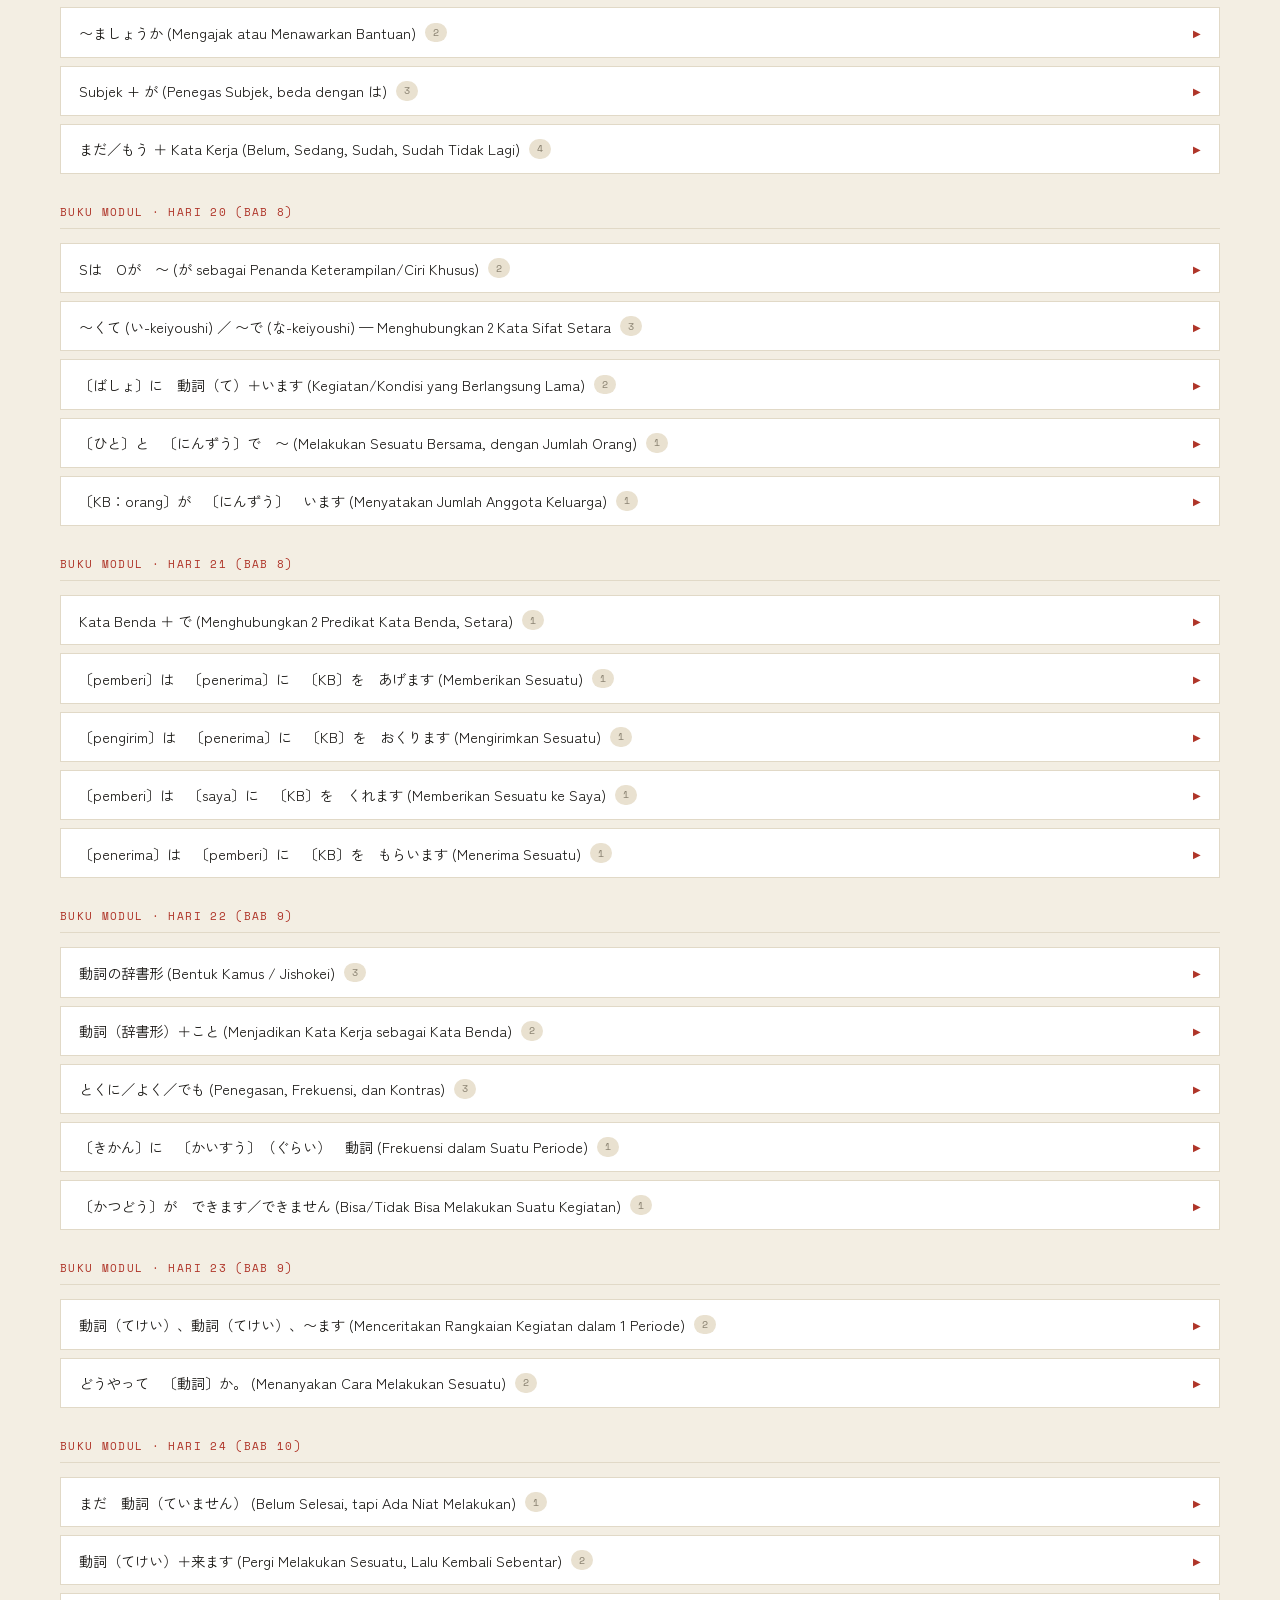
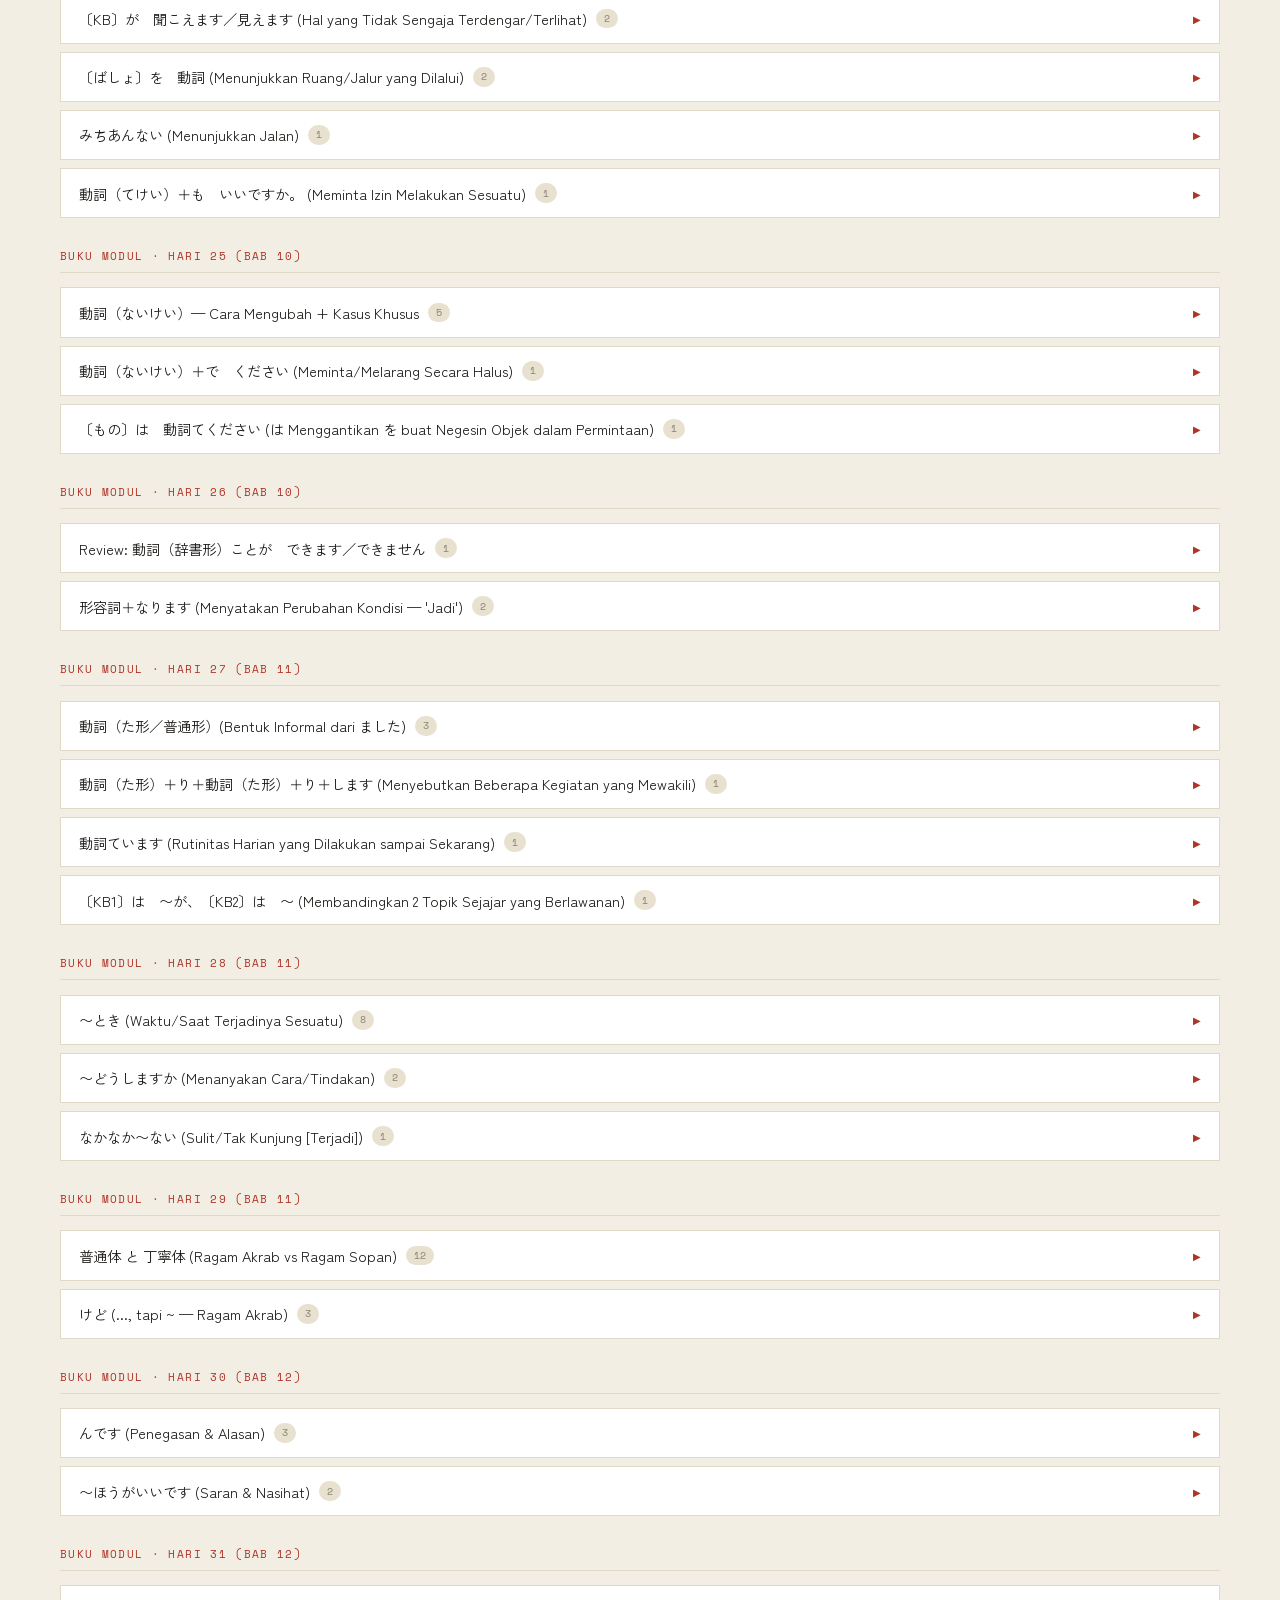
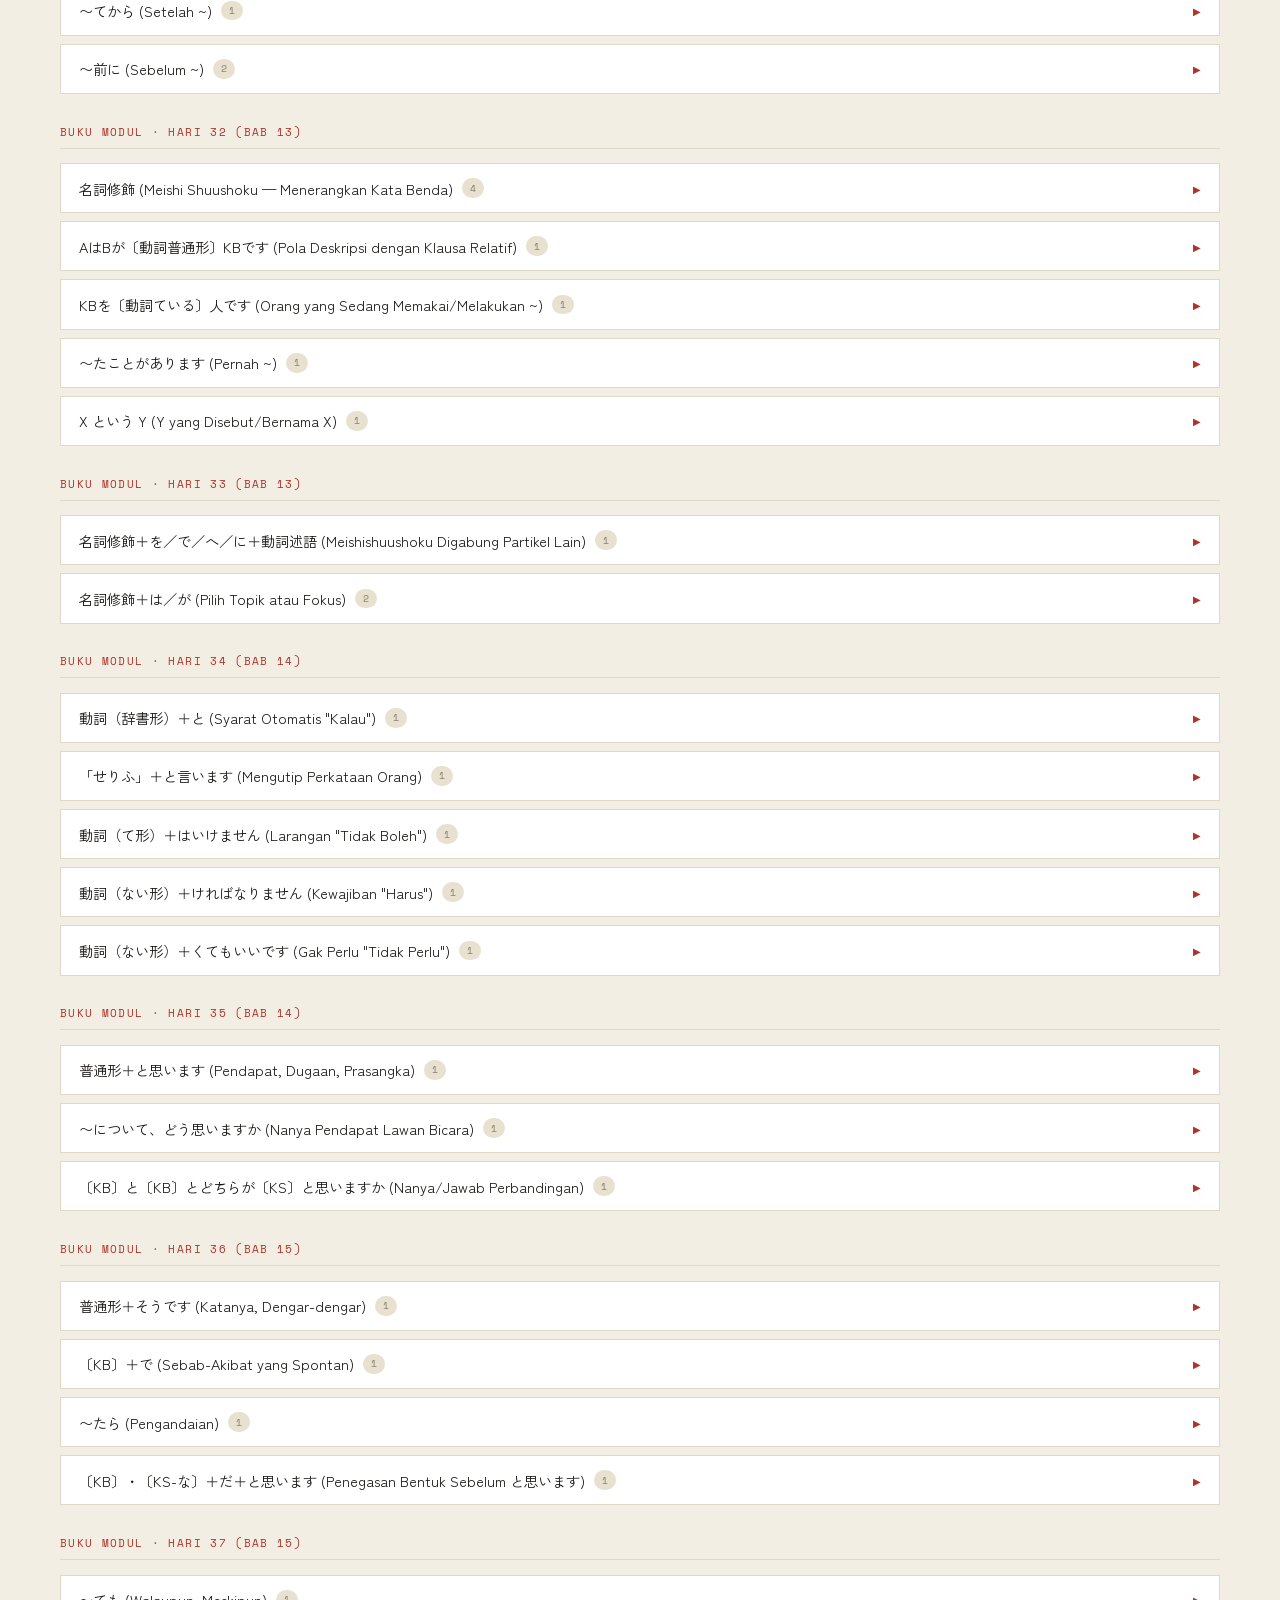
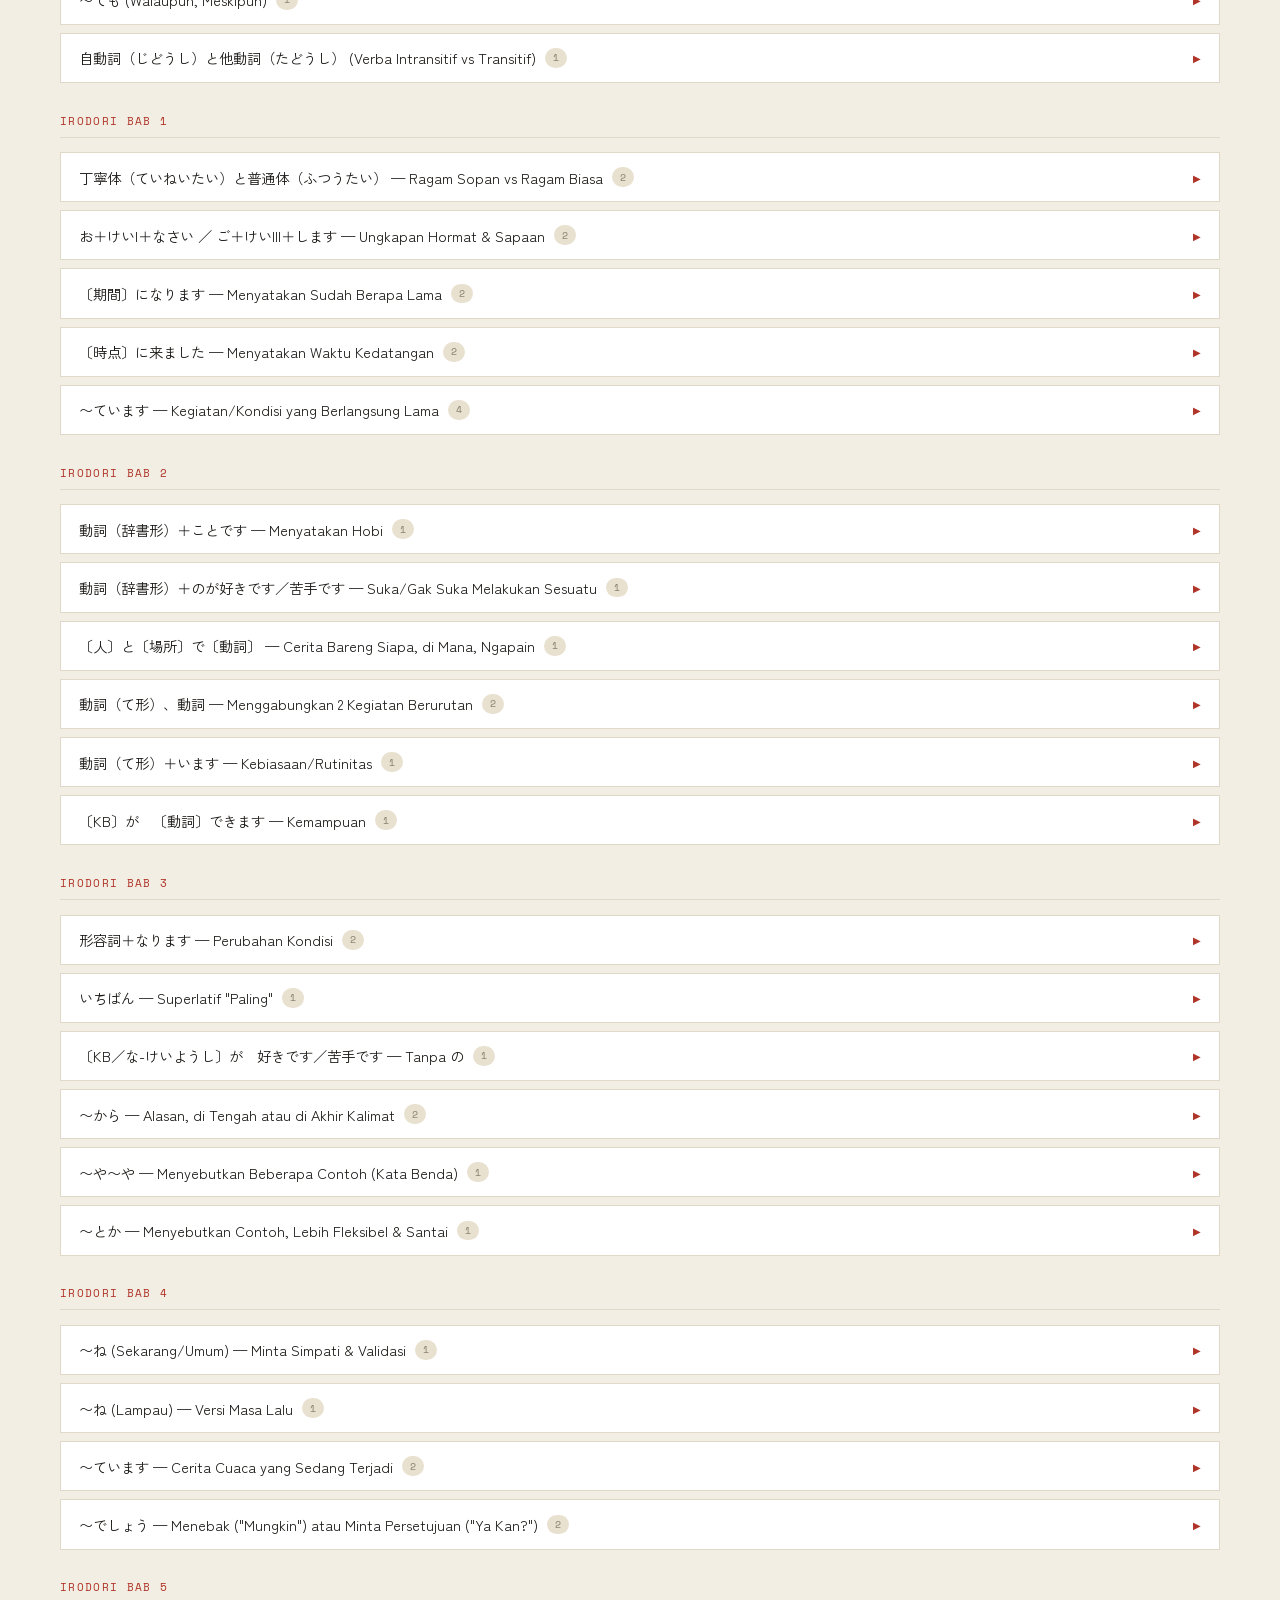
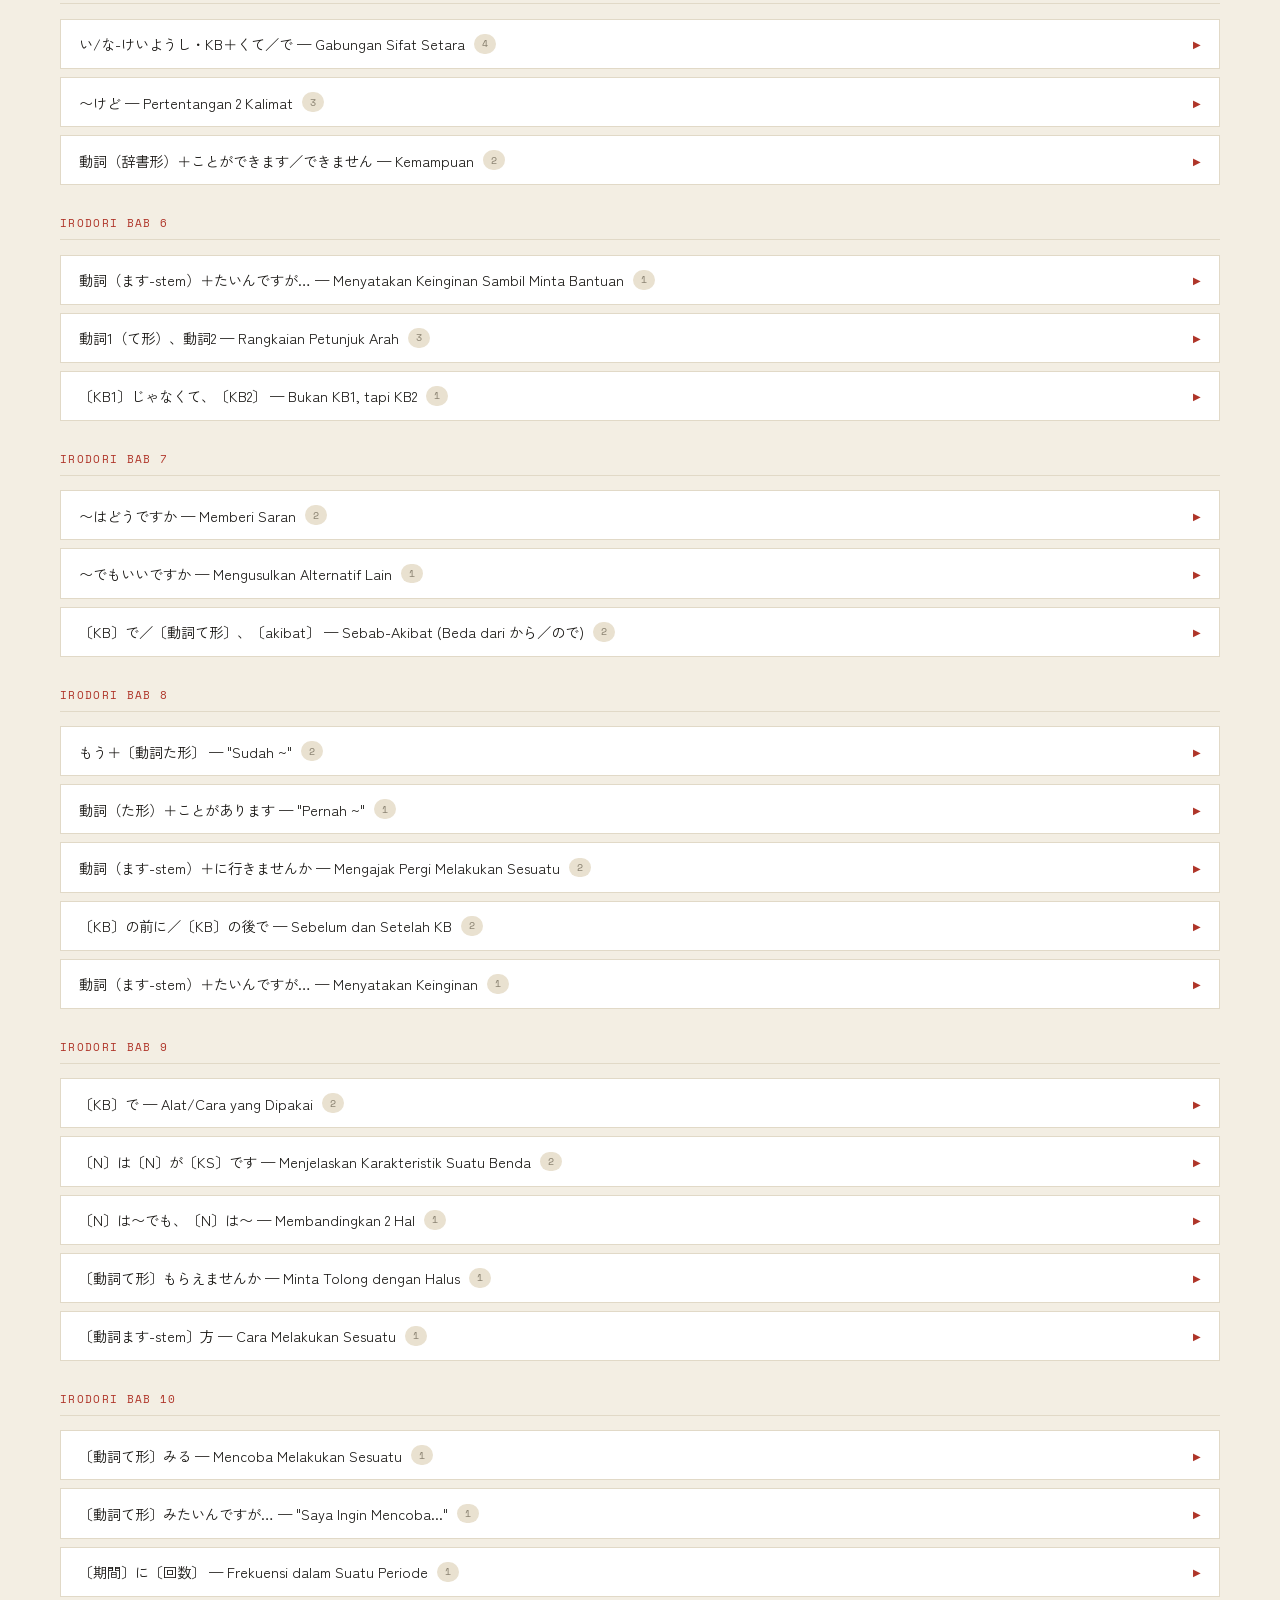
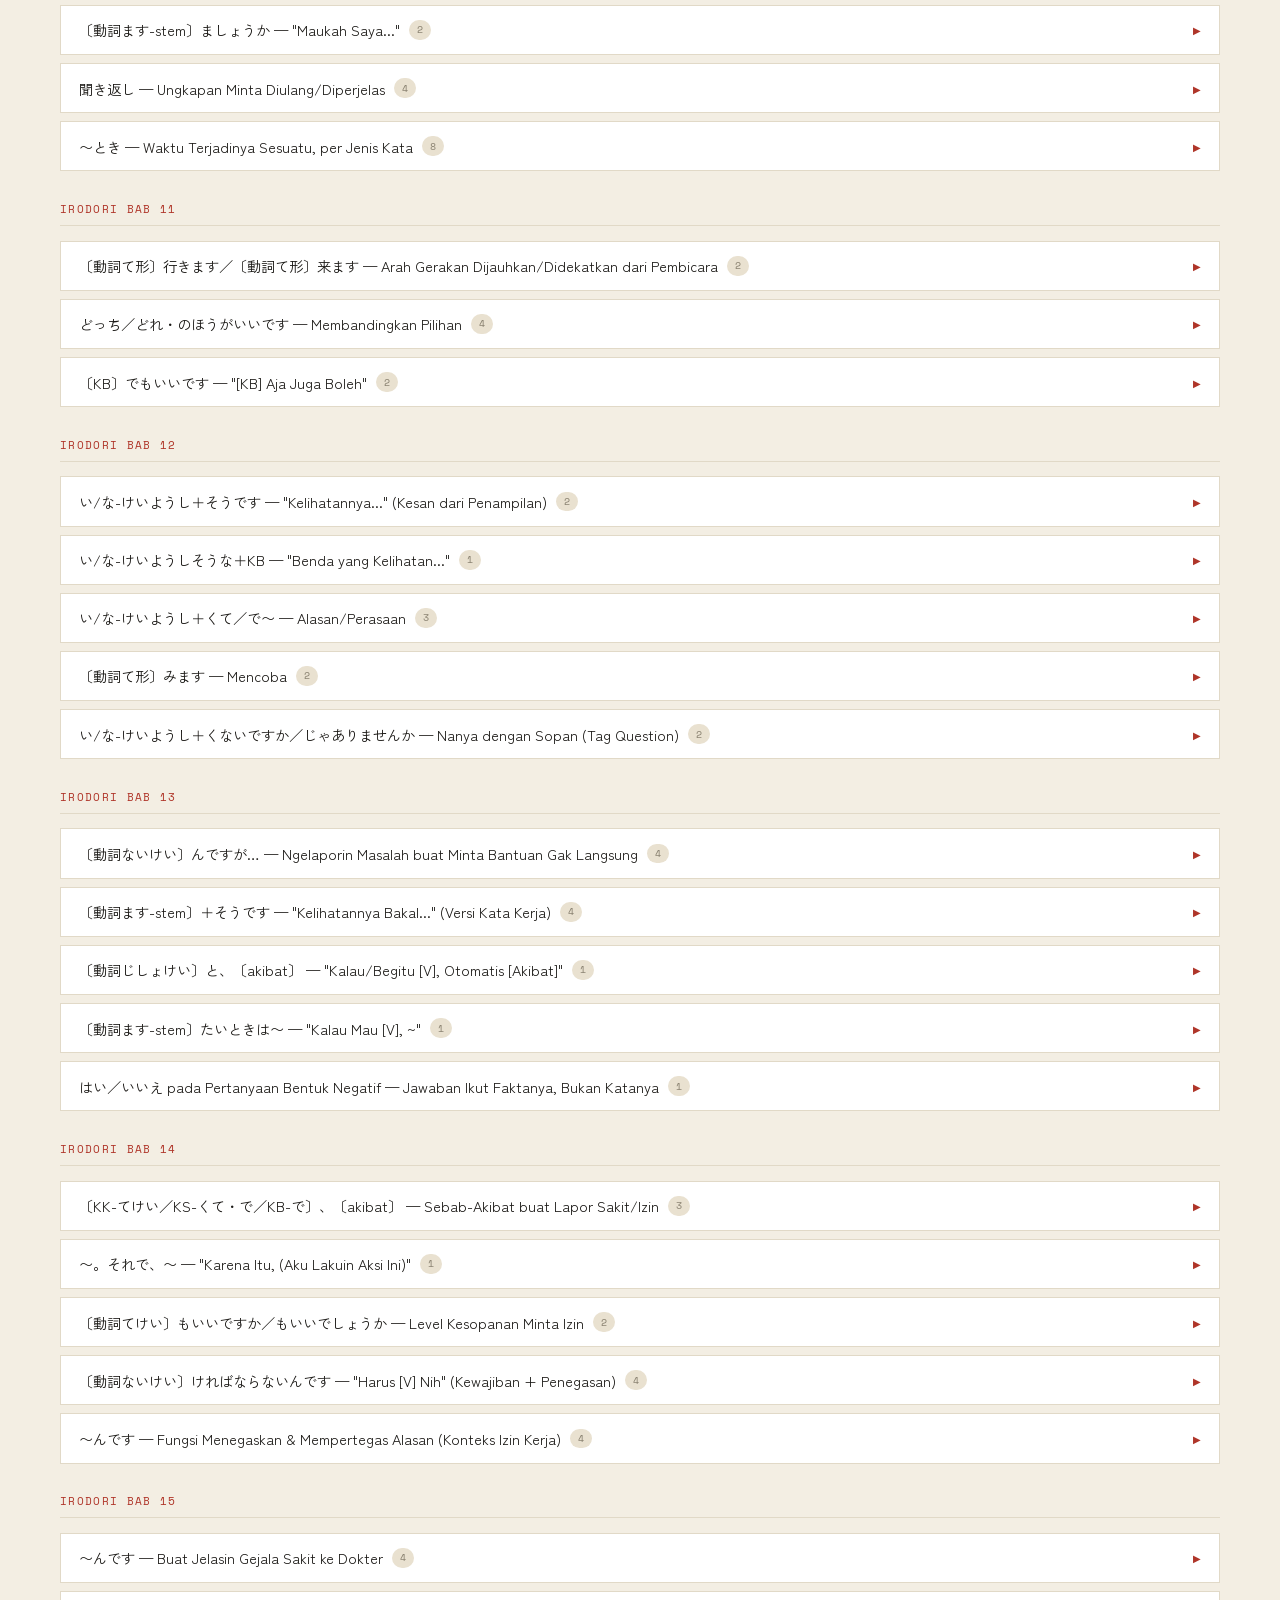
<file: bunpou/index.html>
<!DOCTYPE html>
<html lang="id">
<head>
<meta charset="UTF-8">
<meta name="viewport" content="width=device-width, initial-scale=1.0">
<title>Bunpou · 日本語復習</title>
<link rel="preconnect" href="https://fonts.googleapis.com">
<link href="https://fonts.googleapis.com/css2?family=Shippori+Mincho:wght@500;700&family=Space+Mono:wght@400;700&family=Zen+Kaku+Gothic+New:wght@400;500;700&display=swap" rel="stylesheet">
<link rel="stylesheet" href="../assets/css/style.css?v=202611081100">
<script>
  // Terapkan tema tersimpan sebelum render, biar tidak ada "flash" warna salah
  (function(){
    var saved = localStorage.getItem('nihongo_theme');
    var theme = saved || (window.matchMedia && window.matchMedia('(prefers-color-scheme: light)').matches ? 'light' : 'dark');
    document.documentElement.setAttribute('data-theme', theme);
  })();
</script>
</head>
<body>
<script src="../assets/js/layout.js?v=202611081100"></script>
<main>

<div id="pageBunpou" class="page active">
    <div class="sec-title">文法 · Bunpou</div>
    <div class="sec-sub">Pola kalimat dan tata bahasa, dikelompokkan per tema.</div>
    <div class="cat-tabs" id="bunpouBookTabs"></div>
    <div id="bunpouFilters"></div>
    <div class="furi-bar"><button id="furiBtn" class="furi-chip sel" onclick="toggleFuri()">ふりがな ON</button></div>
    <div id="bunpouContent"></div>
  </div>

</main>
<script src="../assets/data.js?v=202611081100"></script>
<script src="../assets/js/acc.js?v=202611081100"></script>
<script src="../assets/js/filters.js?v=202611081100"></script>
<script src="../assets/js/page-bunpou.js?v=202611081100"></script>
<script>
initBunpouFilters();
renderBunpou();
</script>
</body>
</html>
</file>
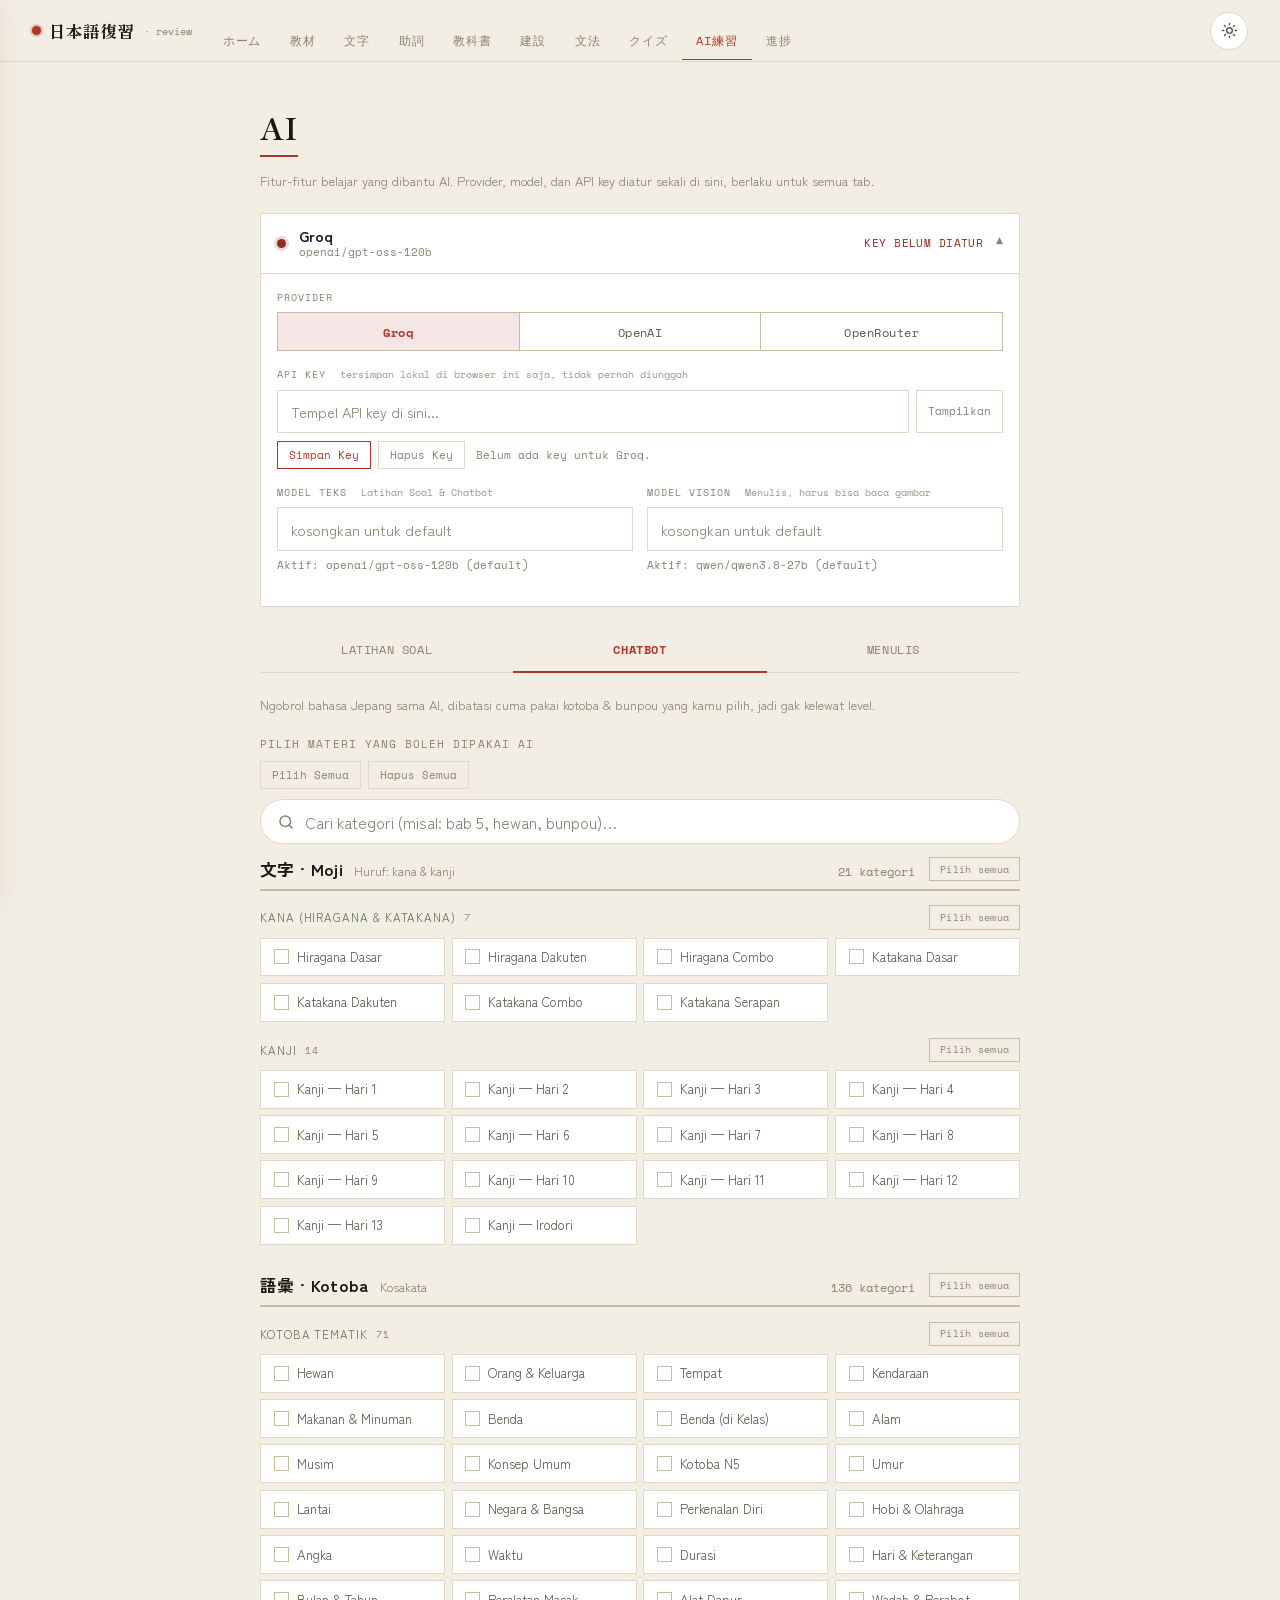
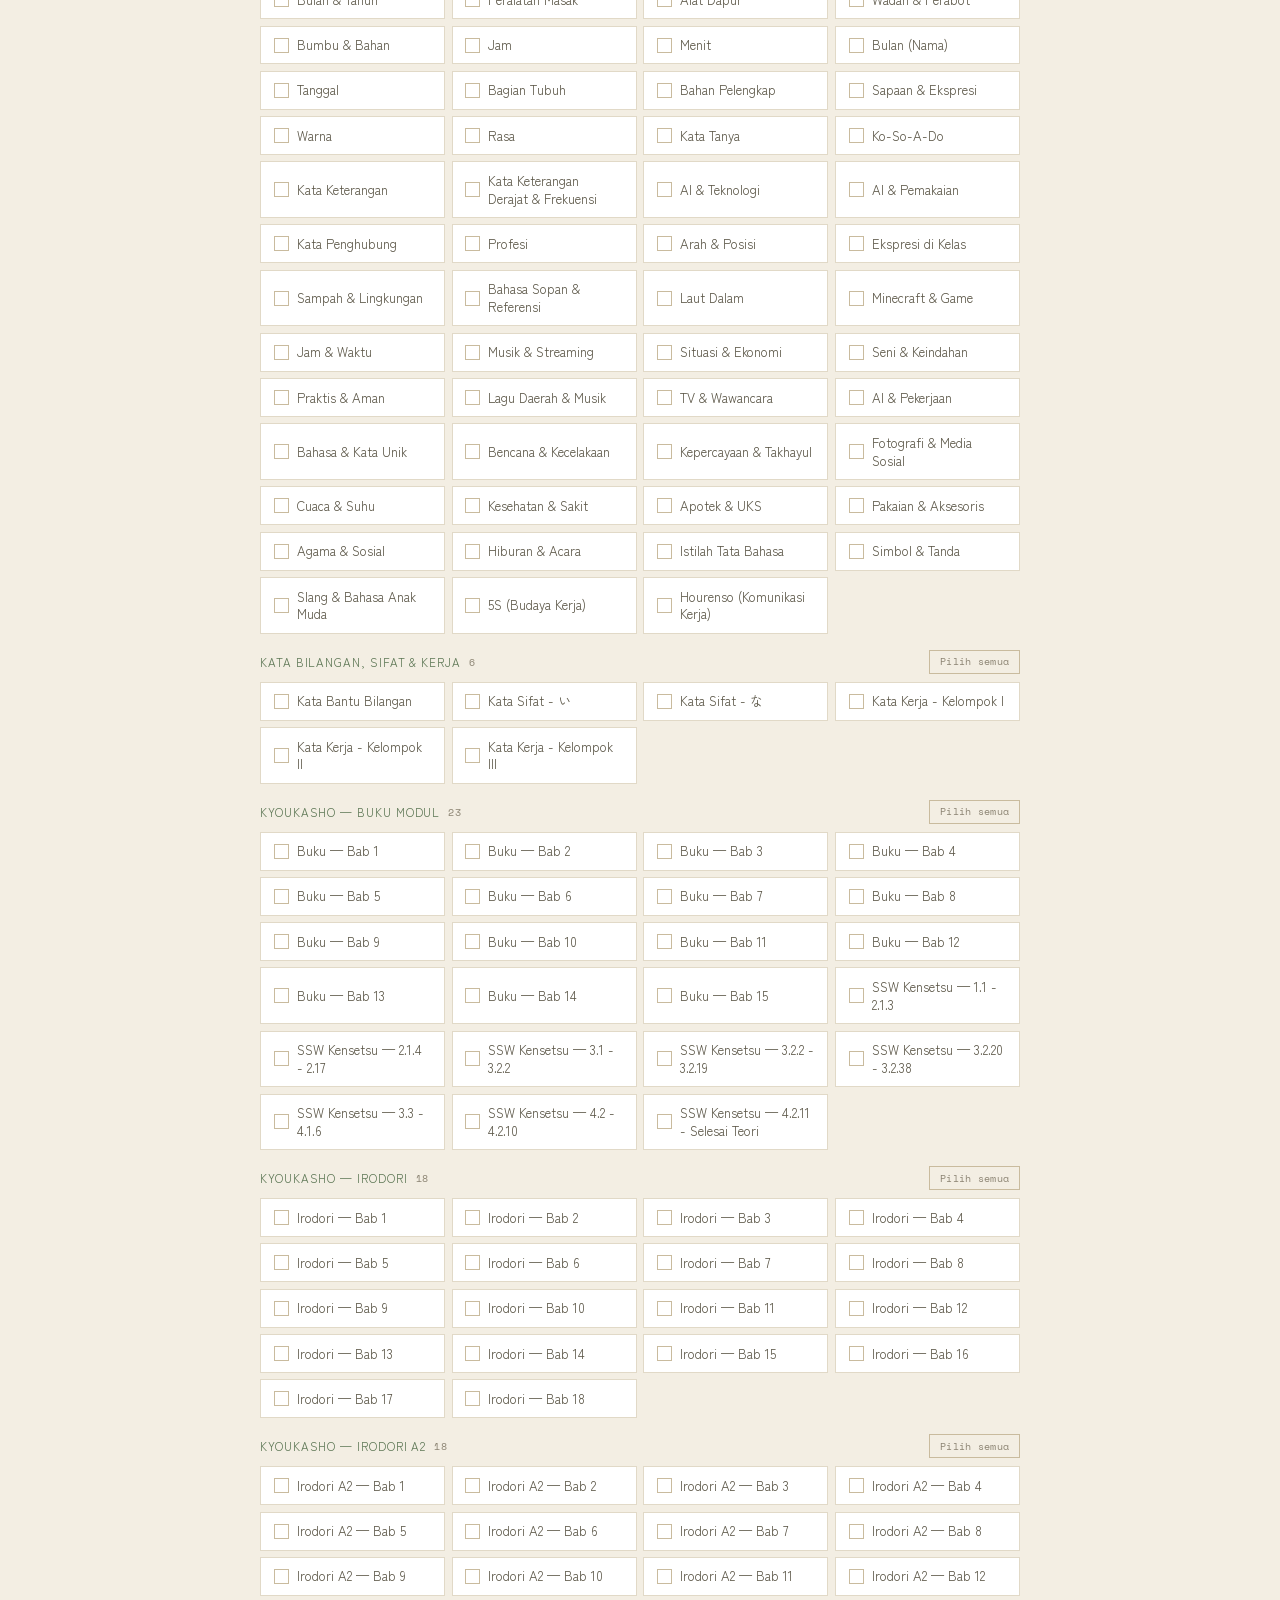
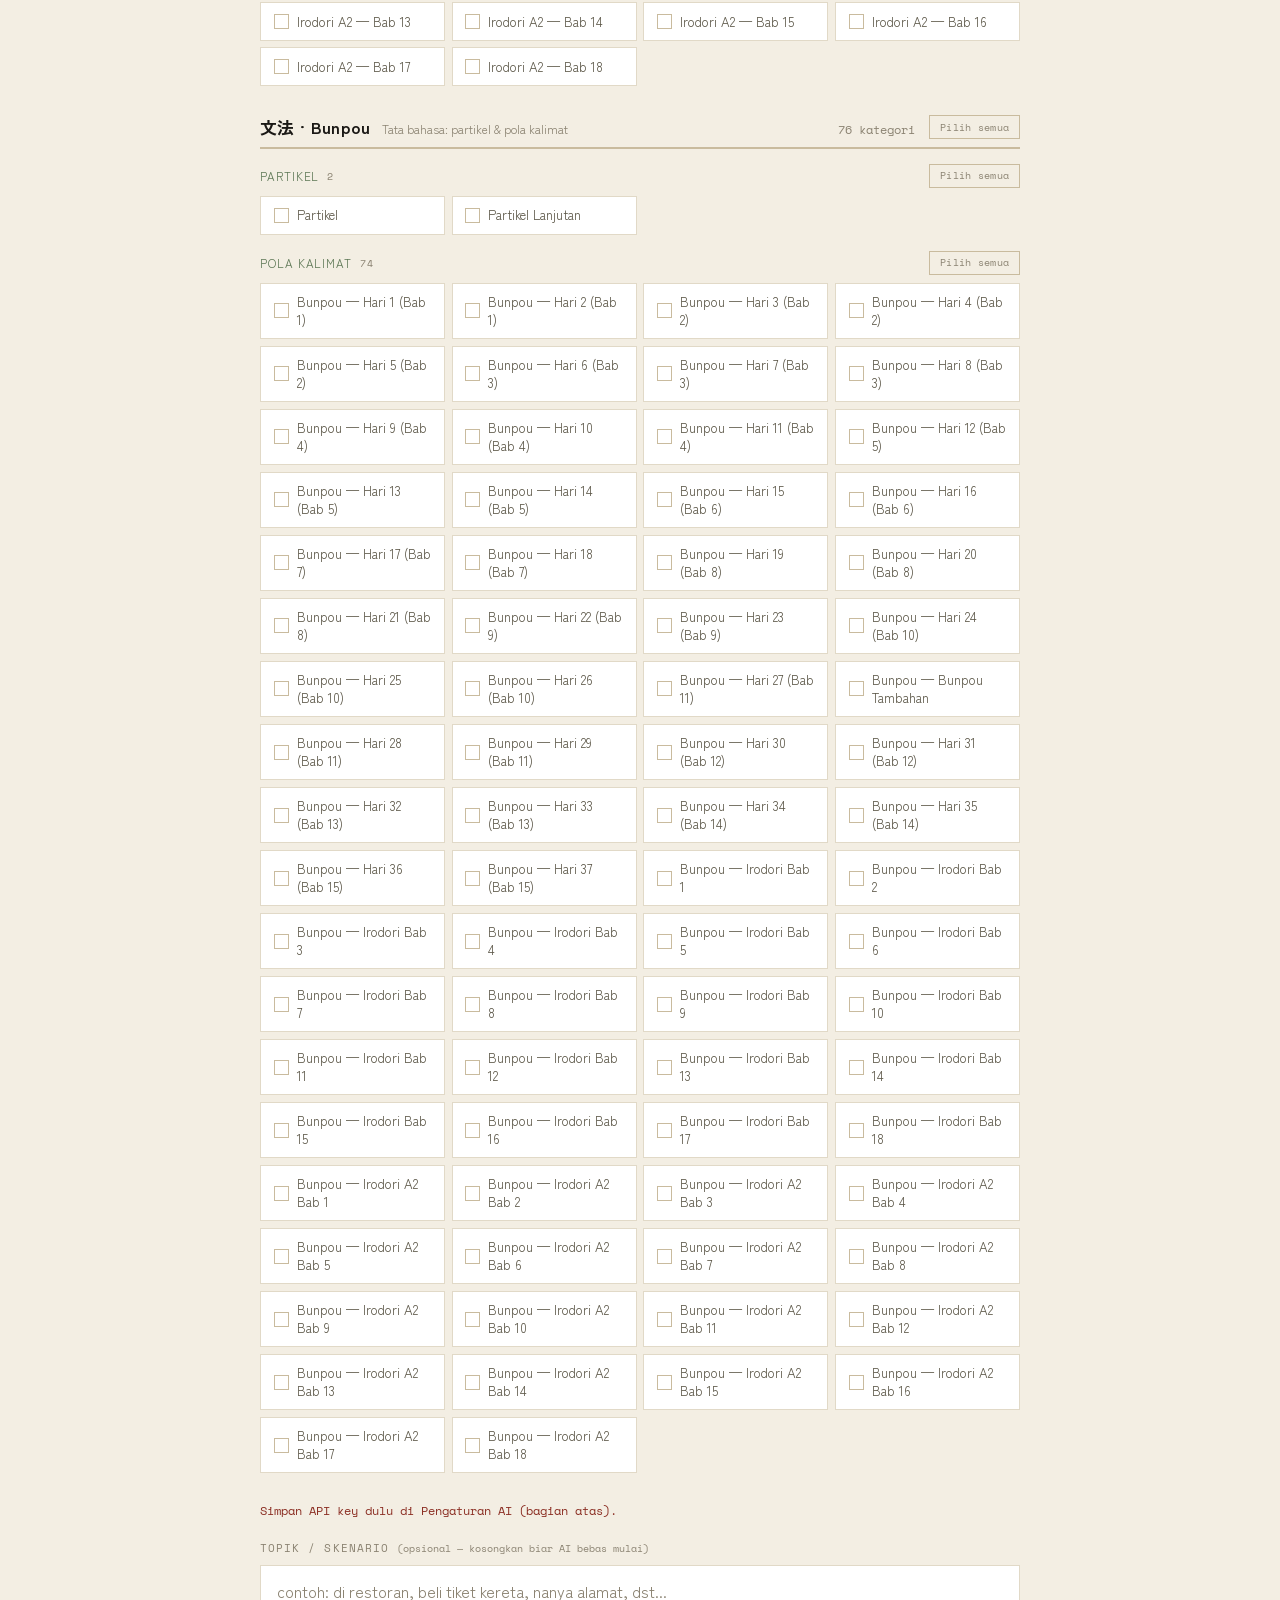
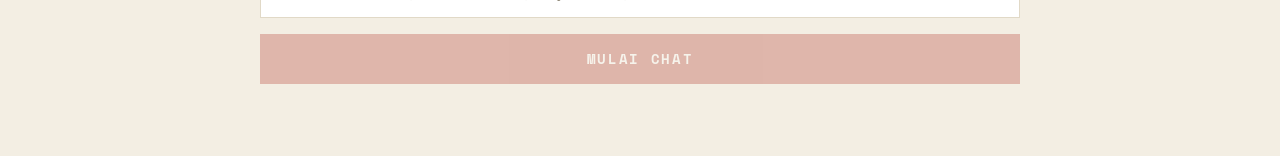
<file: chat/index.html>
<!DOCTYPE html>
<html lang="id">
<head>
<meta charset="UTF-8">
<title>Chatbot · 日本語復習</title>
<meta http-equiv="refresh" content="0; url=../ai/#chat">
<script>location.replace('../ai/#chat');</script>
</head>
<body></body>
</html>
</file>
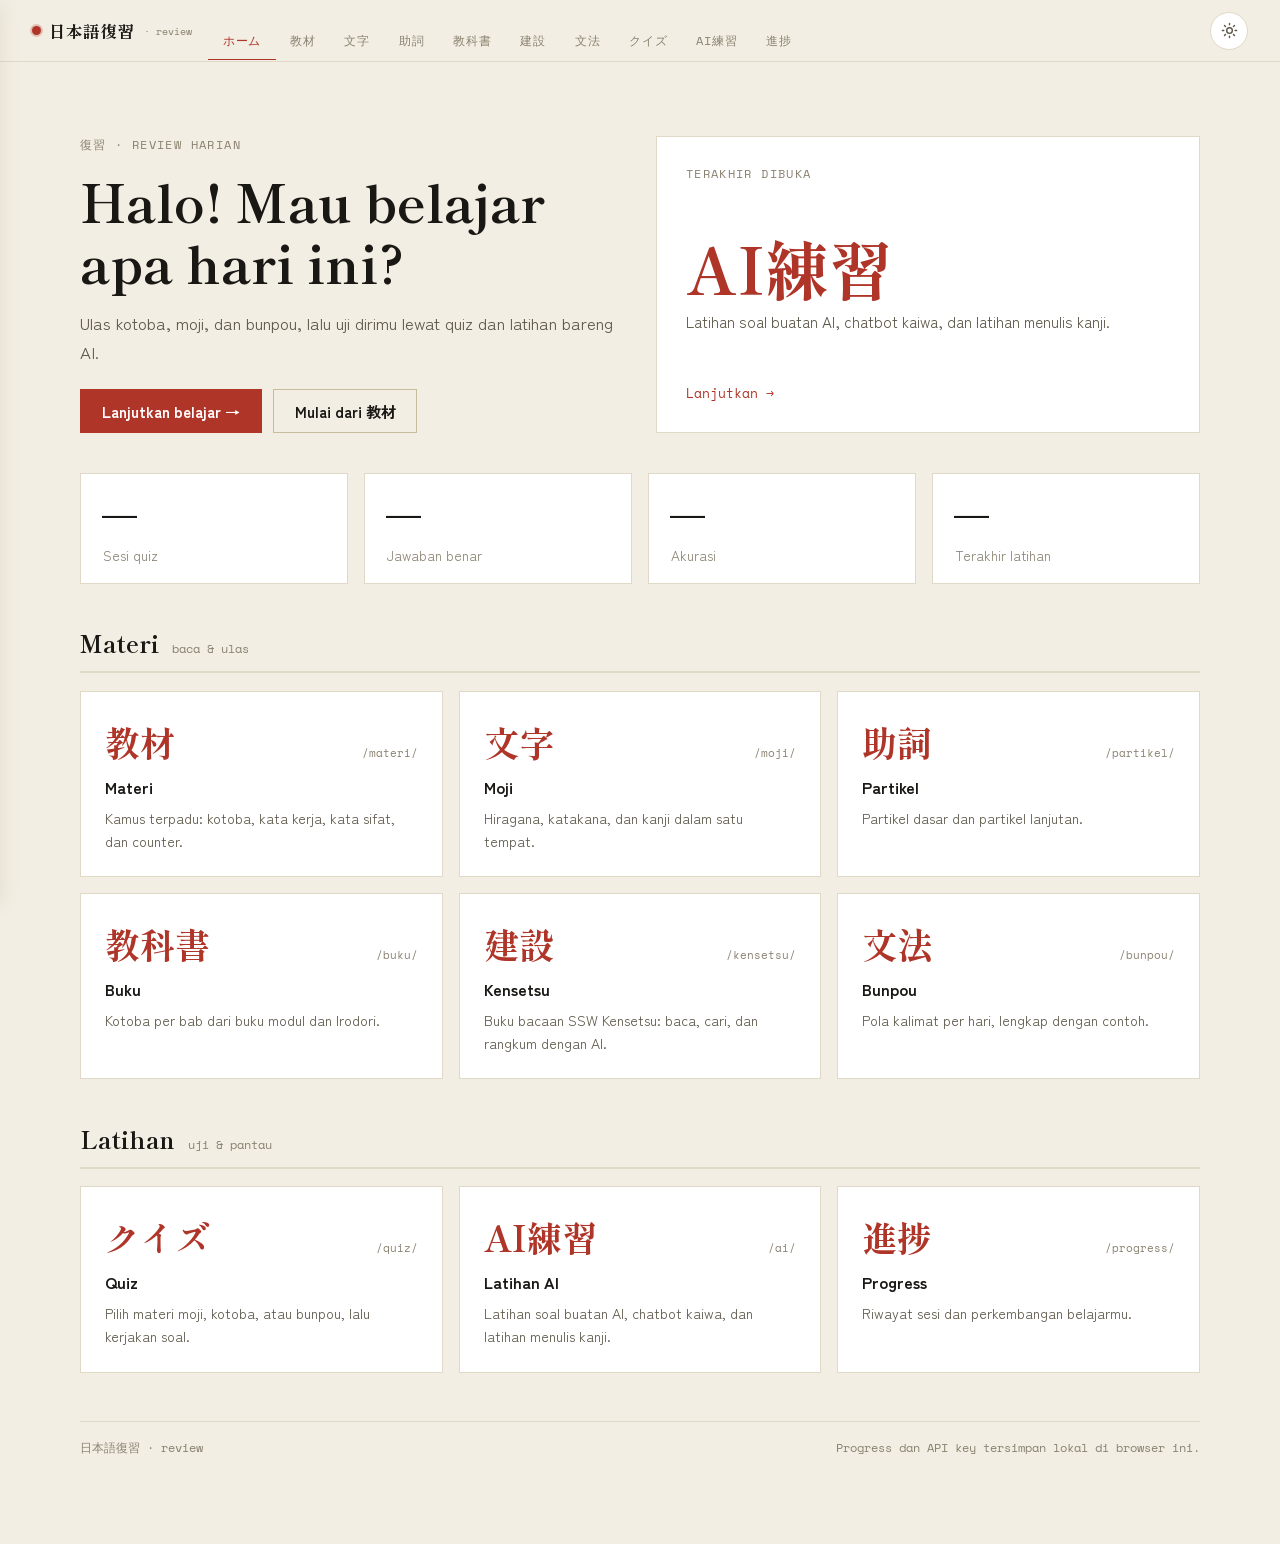
<file: home/index.html>
<!DOCTYPE html>
<html lang="id">
<head>
<meta charset="UTF-8">
<meta name="viewport" content="width=device-width, initial-scale=1.0">
<title>Home · 日本語復習</title>
<link rel="preconnect" href="https://fonts.googleapis.com">
<link href="https://fonts.googleapis.com/css2?family=Shippori+Mincho:wght@500;700&family=Space+Mono:wght@400;700&family=Zen+Kaku+Gothic+New:wght@400;500;700&display=swap" rel="stylesheet">
<link rel="stylesheet" href="../assets/css/style.css?v=202611081100">
<script>
  // Terapkan tema tersimpan sebelum render, biar tidak ada "flash" warna salah
  (function(){
    var saved = localStorage.getItem('nihongo_theme');
    var theme = saved || (window.matchMedia && window.matchMedia('(prefers-color-scheme: light)').matches ? 'light' : 'dark');
    document.documentElement.setAttribute('data-theme', theme);
  })();
</script>
</head>
<body>
<script src="../assets/js/layout.js?v=202611081100"></script>
<main>

<div id="pageHome" class="page active home">

  <section class="home-hero">
    <div class="home-hero-main">
      <div class="home-eyebrow">復習 · Review harian</div>
      <h1 class="home-h1">Halo! Mau belajar apa hari ini?</h1>
      <p class="home-lead">Ulas kotoba, moji, dan bunpou, lalu uji dirimu lewat quiz dan latihan bareng AI.</p>
      <div class="home-cta">
        <a class="home-btn primary" id="homeContinue" href="../materi/">Lanjutkan belajar →</a>
        <a class="home-btn" href="../materi/">Mulai dari 教材</a>
      </div>
    </div>
    <a class="home-resume" id="homeResume" href="../materi/">
      <div class="home-eyebrow">Terakhir dibuka</div>
      <div>
        <div class="home-k" id="homeResumeK">教材</div>
        <div class="home-resume-d" id="homeResumeD">Kamus terpadu: kotoba, kata sifat, dan counter.</div>
      </div>
      <div class="home-more">Lanjutkan →</div>
    </a>
  </section>

  <section class="home-stats" aria-label="Ringkasan progress">
    <div class="home-stat"><b id="homeStat1">—</b><span>Sesi quiz</span></div>
    <div class="home-stat"><b id="homeStat2">—</b><span>Jawaban benar</span></div>
    <div class="home-stat"><b id="homeStat3">—</b><span>Akurasi</span></div>
    <div class="home-stat"><b id="homeStat4">—</b><span>Terakhir latihan</span></div>
  </section>

  <section class="home-sec">
    <div class="home-sec-h"><h2>Materi</h2><span>baca &amp; ulas</span></div>
    <div class="home-grid" id="homeGridMateri"></div>
  </section>

  <section class="home-sec">
    <div class="home-sec-h"><h2>Latihan</h2><span>uji &amp; pantau</span></div>
    <div class="home-grid" id="homeGridLatihan"></div>
  </section>

  <footer class="home-foot"><span>日本語復習 · review</span><span>Progress dan API key tersimpan lokal di browser ini.</span></footer>
</div>

</main>
<script src="../assets/js/core.js?v=202611081100"></script>
<script>
(function () {
  var by = {}; NIHON_PAGES.forEach(function (p) { by[p.slug] = p; });
  var LEGACY = { latihanai: 'ai', katakerja: 'materi', 'kata-kerja': 'materi' };
  var last = null; try { last = localStorage.getItem(LAST_PAGE_KEY); } catch (e) {}
  last = LEGACY[last] || last;
  if (!by[last] || last === 'home') last = 'materi';
  var lp = by[last], href = NIHON_ROOT + last + '/';
  document.getElementById('homeContinue').href = href;
  document.getElementById('homeResume').href = href;
  document.getElementById('homeResumeK').textContent = lp.label;
  document.getElementById('homeResumeD').textContent = lp.desc;

  var pr = loadProg(), n = pr.sessions.length, tc = pr.tc || 0, tw = pr.tw || 0;
  function set(id, v) { document.getElementById(id).textContent = v; }
  set('homeStat1', n ? String(n) : '—');
  set('homeStat2', tc ? String(tc) : '—');
  set('homeStat3', tc + tw ? Math.round(tc / (tc + tw) * 100) + '%' : '—');
  if (n) {
    var days = Math.floor((Date.now() - new Date(pr.sessions[0].date).getTime()) / 86400000);
    set('homeStat4', days <= 0 ? 'Hari ini' : days === 1 ? 'Kemarin' : days + ' hari lalu');
  }

  function card(p) {
    return '<a class="home-card" href="' + NIHON_ROOT + p.slug + '/"><div class="home-card-top"><span class="home-card-k">' + p.label +
      '</span><span class="home-card-url">/' + p.slug + '/</span></div><b>' + p.title + '</b><p>' + p.desc + '</p></a>';
  }
  ['materi', 'latihan'].forEach(function (g) {
    document.getElementById('homeGrid' + g[0].toUpperCase() + g.slice(1)).innerHTML =
      NIHON_PAGES.filter(function (p) { return p.group === g; }).map(card).join('');
  });
})();
</script>
</body>
</html>
</file>
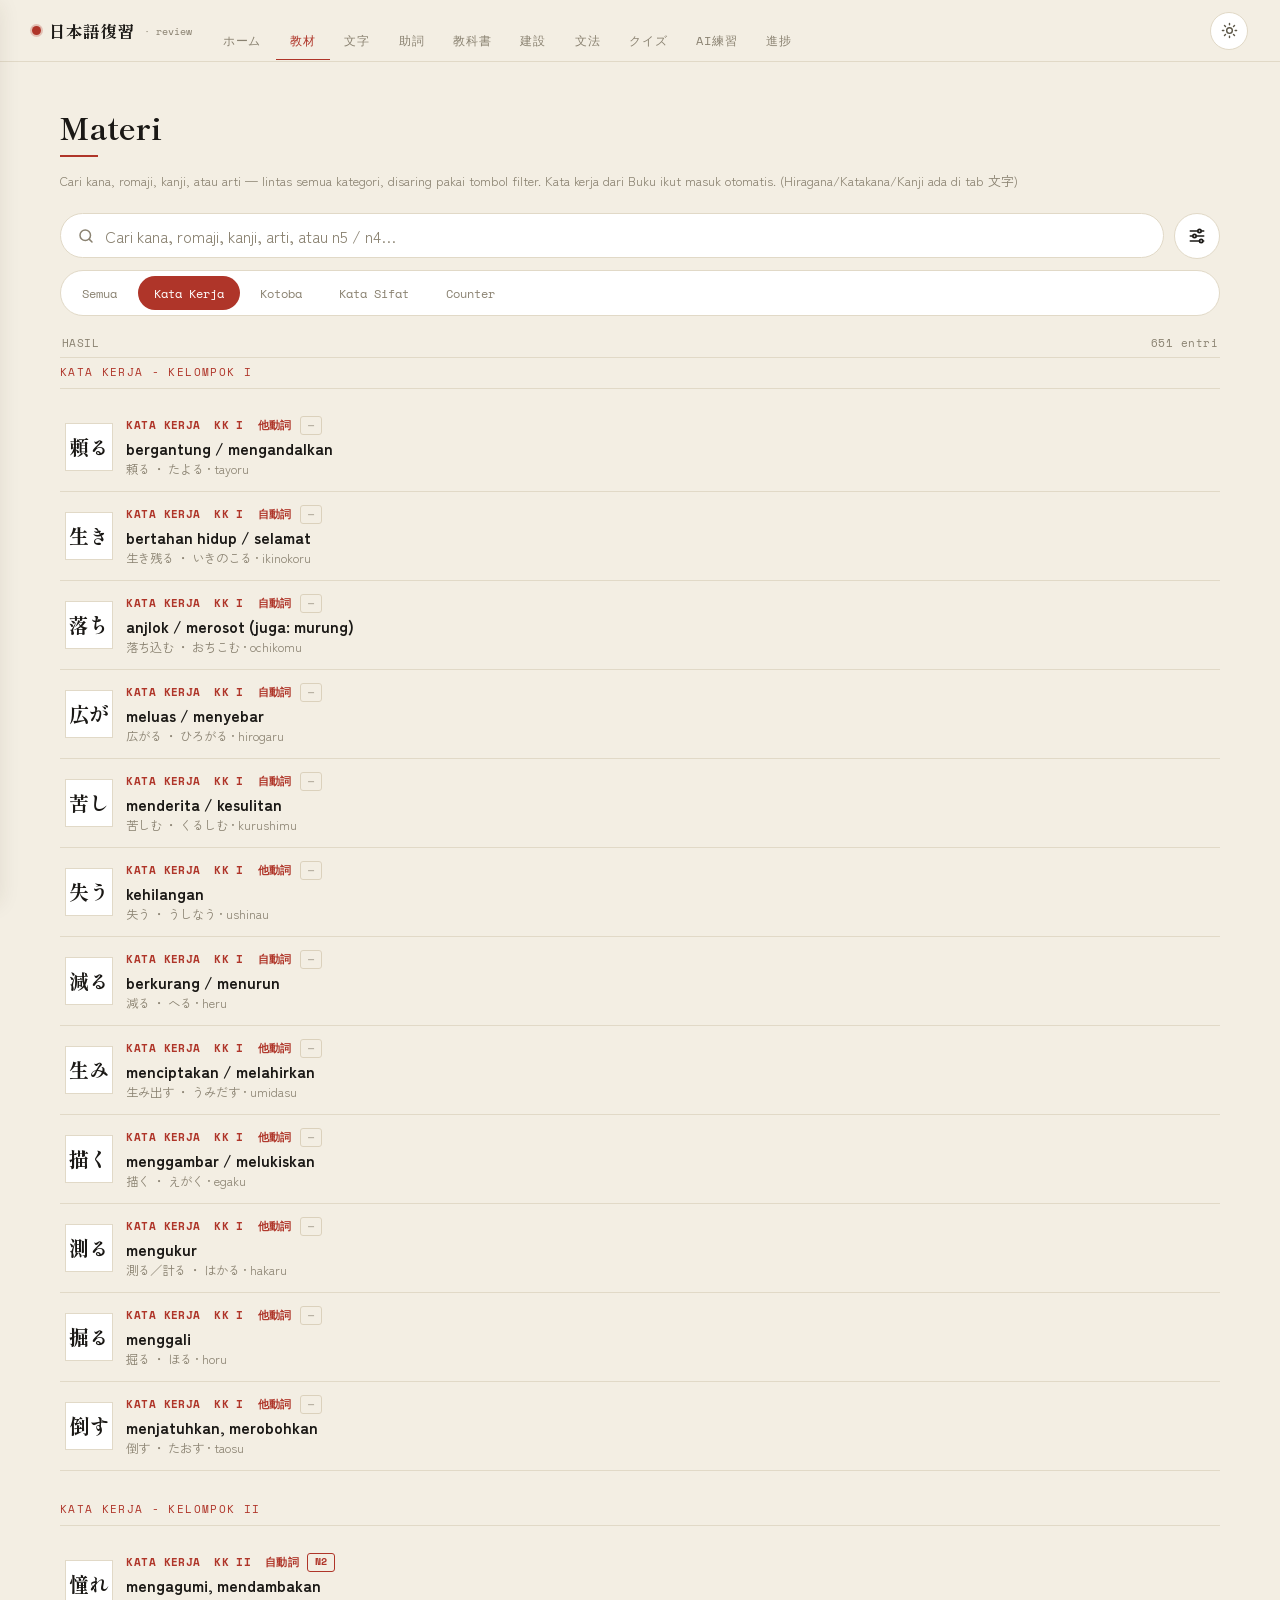
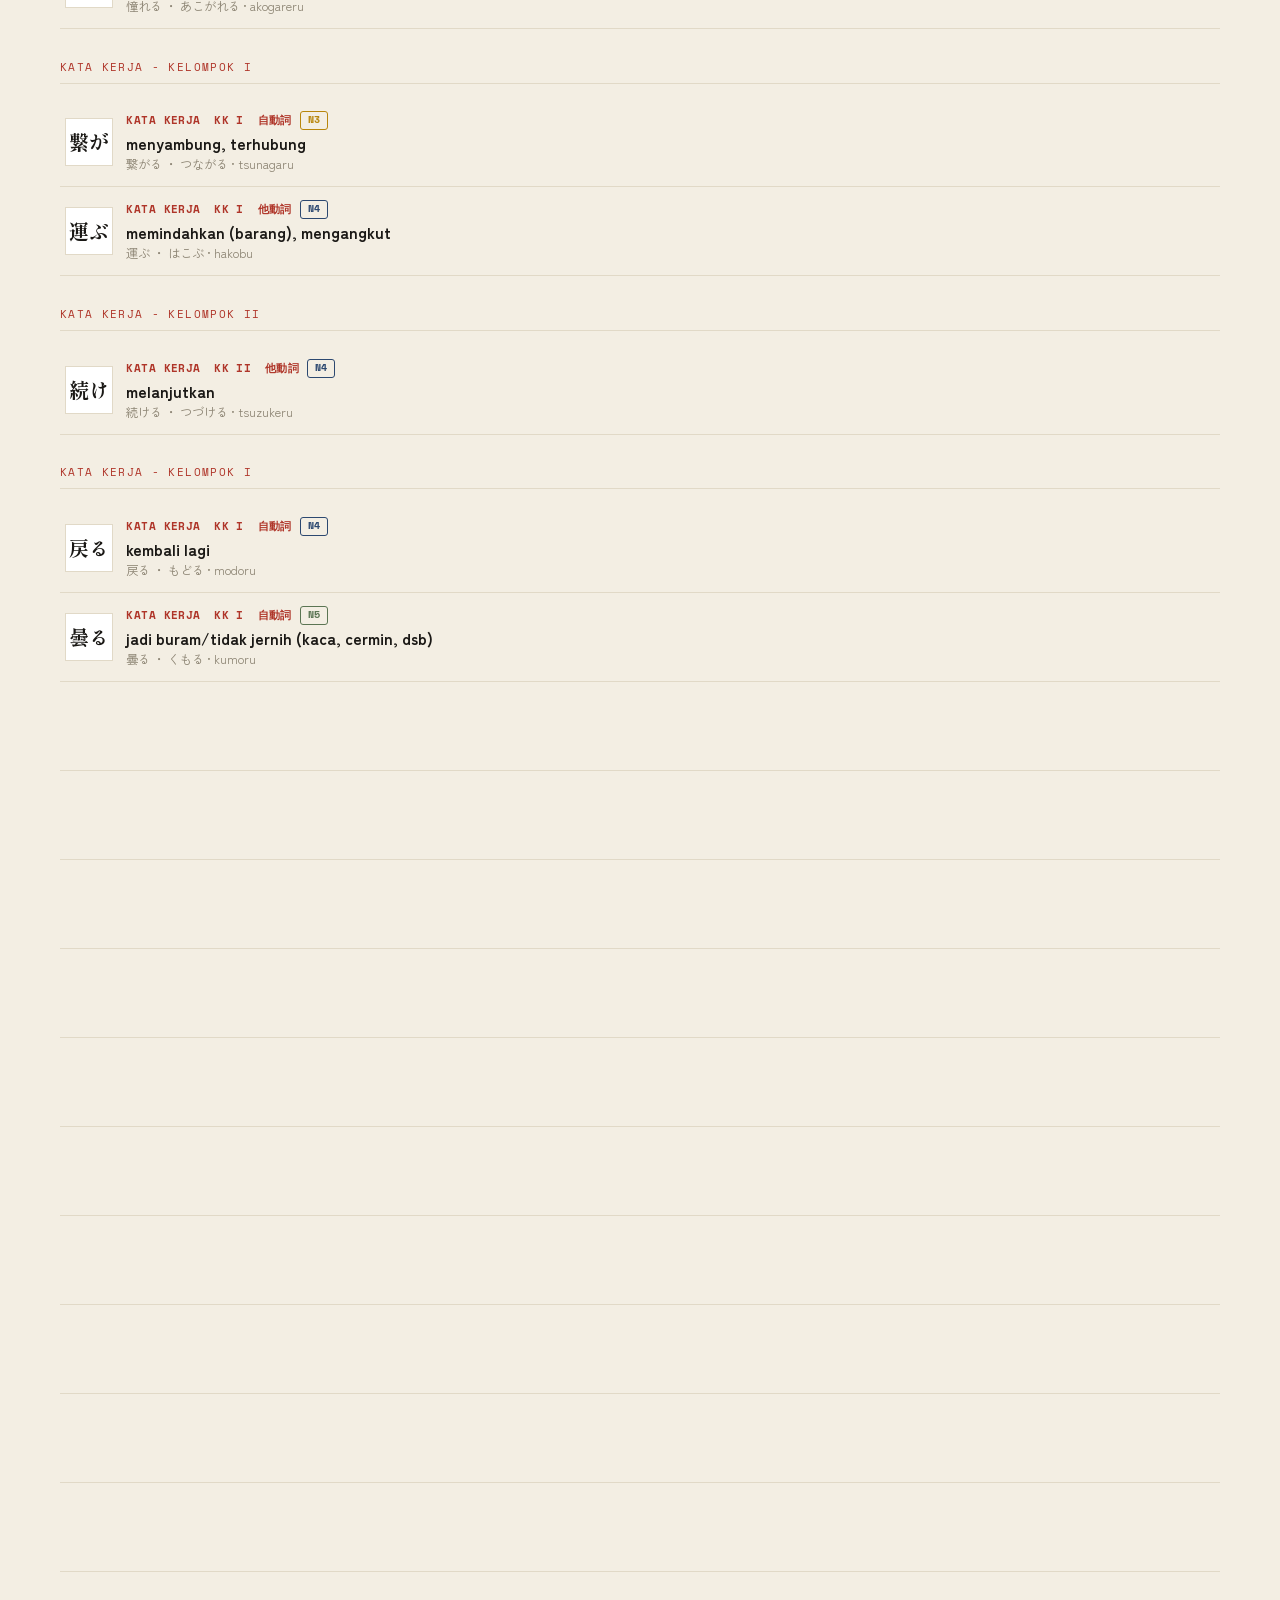
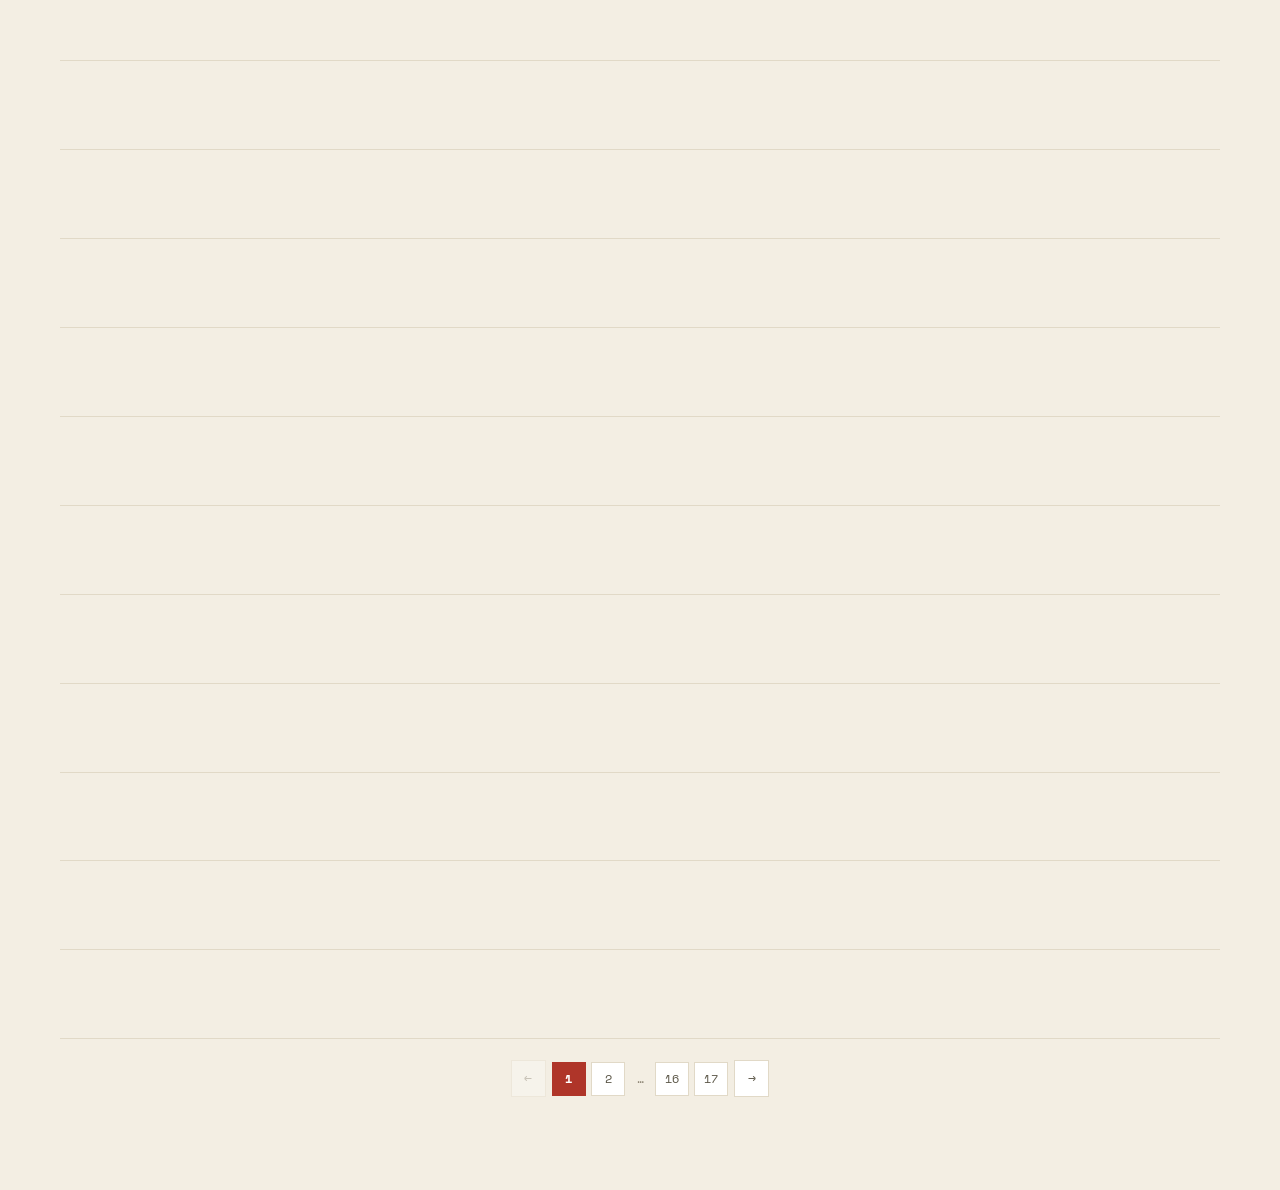
<file: kata-kerja/index.html>
<!DOCTYPE html>
<html lang="id">
<head>
<meta charset="UTF-8">
<meta name="viewport" content="width=device-width, initial-scale=1">
<title>Kata Kerja → Materi</title>
<meta http-equiv="refresh" content="0; url=../materi/?jenis=kata-kerja">
<script>location.replace('../materi/?jenis=kata-kerja');</script>
</head>
<body><p>Kata Kerja sekarang ada di <a href="../materi/?jenis=kata-kerja">Materi</a> (filter Kata Kerja).</p></body>
</html>
</file>
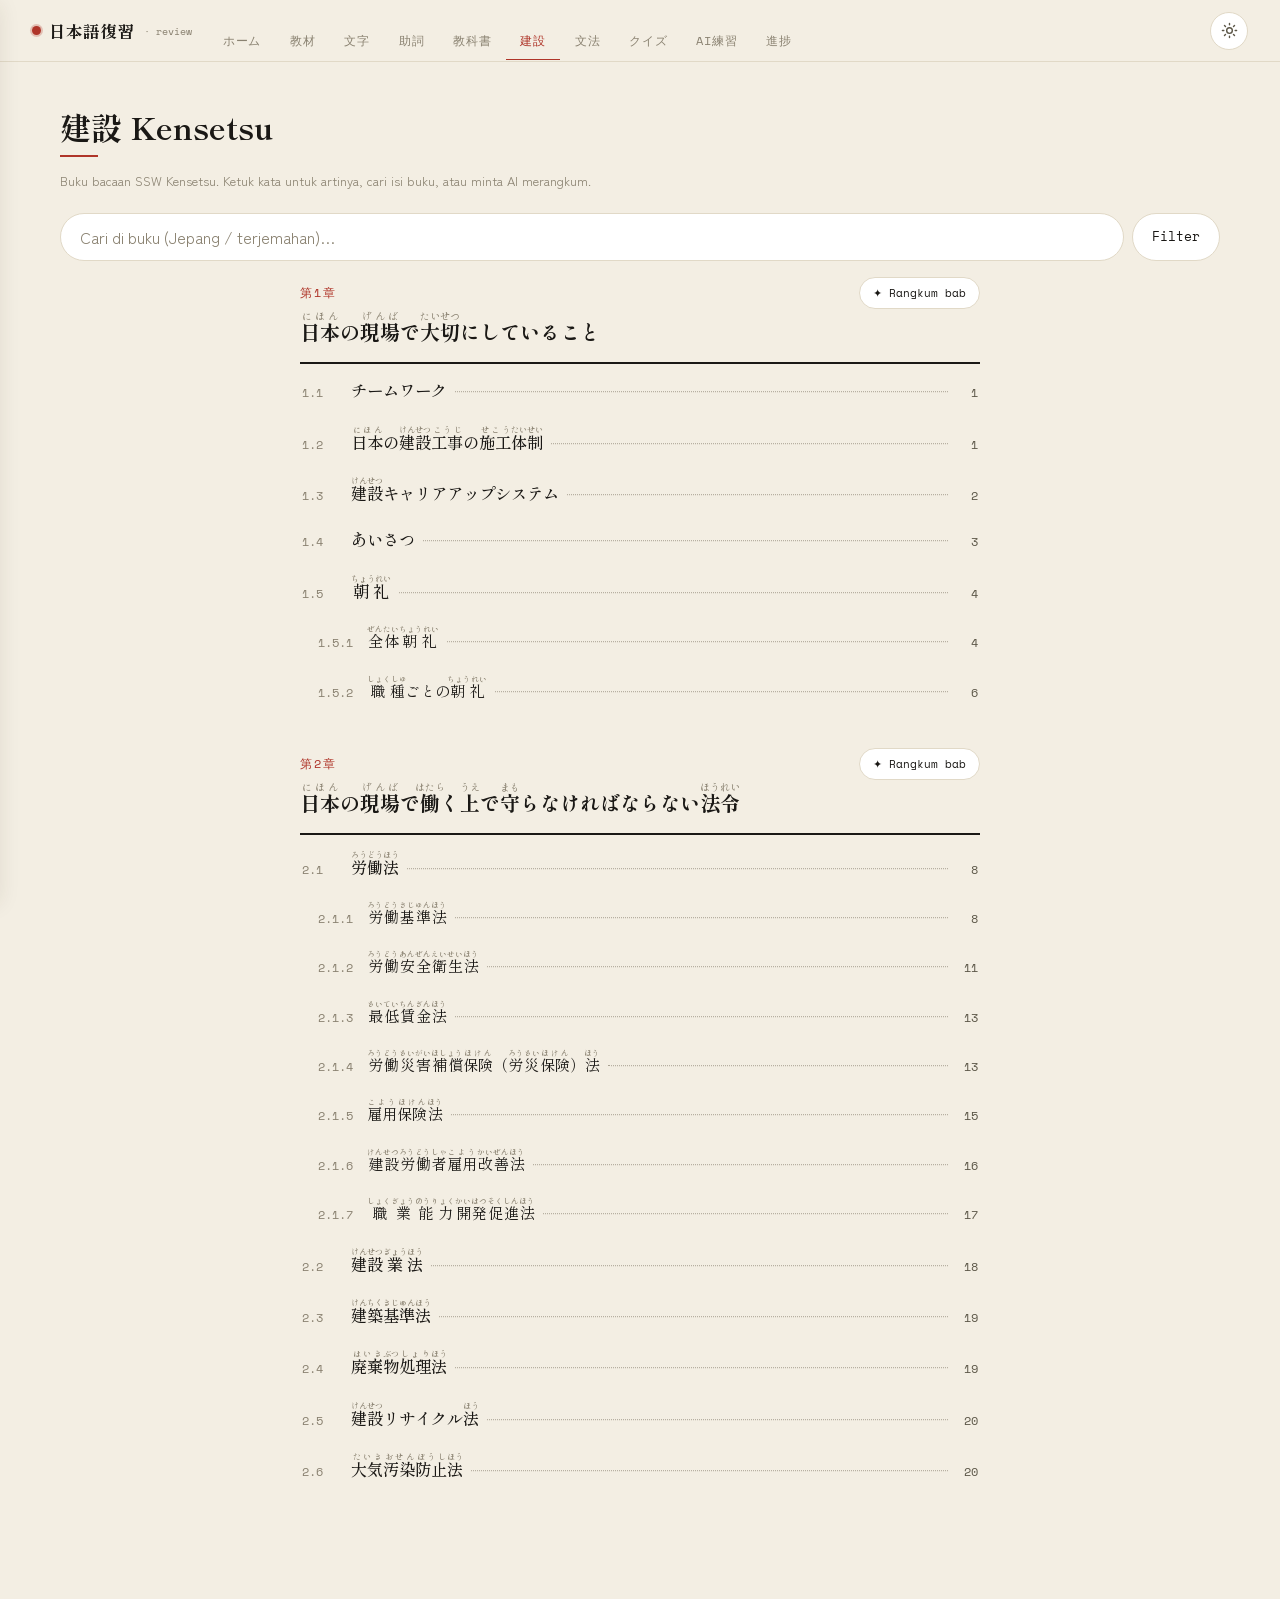
<file: kensetsu/index.html>
<!DOCTYPE html>
<html lang="id">
<head>
<meta charset="UTF-8">
<meta name="viewport" content="width=device-width, initial-scale=1.0">
<title>Kensetsu · 日本語復習</title>
<link rel="preconnect" href="https://fonts.googleapis.com">
<link href="https://fonts.googleapis.com/css2?family=Shippori+Mincho:wght@500;700&family=Space+Mono:wght@400;700&family=Zen+Kaku+Gothic+New:wght@400;500;700&display=swap" rel="stylesheet">
<link rel="stylesheet" href="../assets/css/style.css?v=202611081100">
<script>
  // Terapkan tema tersimpan sebelum render, biar tidak ada "flash" warna salah
  (function(){
    var saved = localStorage.getItem('nihongo_theme');
    var theme = saved || (window.matchMedia && window.matchMedia('(prefers-color-scheme: light)').matches ? 'light' : 'dark');
    document.documentElement.setAttribute('data-theme', theme);
  })();
</script>
</head>
<body>
<script src="../assets/js/layout.js?v=202611081100"></script>
<main>

<div id="pageKensetsu" class="page active">
  <div id="ksHome">
    <div class="sec-title">建設 Kensetsu</div>
    <div class="sec-sub">Buku bacaan SSW Kensetsu. Ketuk kata untuk artinya, cari isi buku, atau minta AI merangkum.</div>
    <div class="ks-qrow">
      <input type="search" id="ksQ" class="input-ai ks-q" placeholder="Cari di buku (Jepang / terjemahan)…" oninput="ksOnSearch()" autocomplete="off">
      <button class="fs-open" id="ksFilterBtn" onclick="KS_FS.open()">Filter</button>
    </div>
    <div id="ksResults"></div>
    <div id="ksList"></div>
  </div>
  <div id="ksRead" hidden></div>
</div>

</main>
<script src="../assets/data.js?v=202611081100"></script>
<script src="../assets/kensetsu-data.js?v=202611081100"></script>
<script src="../assets/jlpt-levels.js?v=202611081100"></script>
<script src="../assets/js/notes.js?v=202611081100"></script>
<script src="../assets/js/kamus-sheet.js?v=202611081100"></script>
<script src="../assets/verb-types.js?v=202611081100"></script>
<script src="../assets/js/verbs.js?v=202611081100"></script>
<script src="../assets/js/filters.js?v=202611081100"></script>
<script src="../assets/js/kamus-core.js?v=202611081100"></script>
<script src="../assets/js/ai-settings.js?v=202611081100"></script>
<script src="../assets/js/filter-sheet.js?v=202611081100"></script>
<script src="../assets/js/page-kensetsu.js?v=202611081100"></script>
<script>initKensetsu();</script>
</body>
</html>
</file>
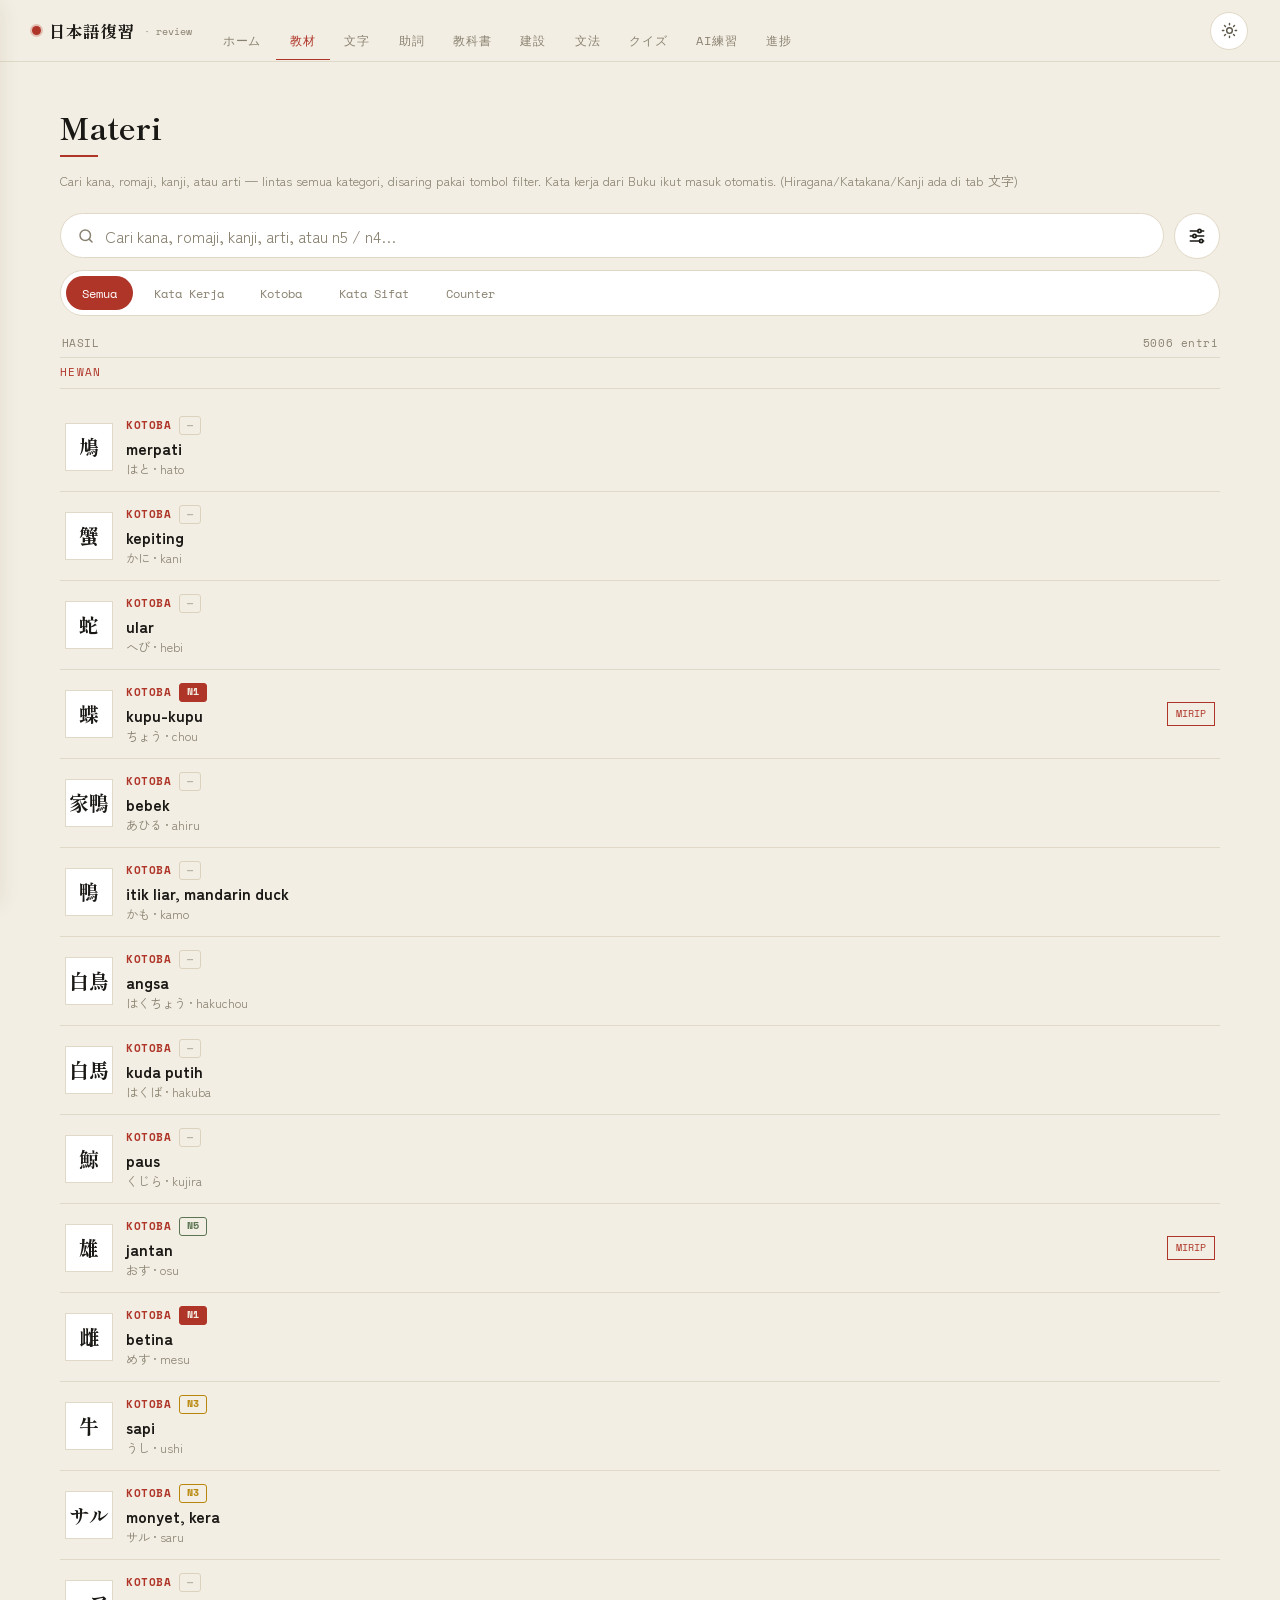
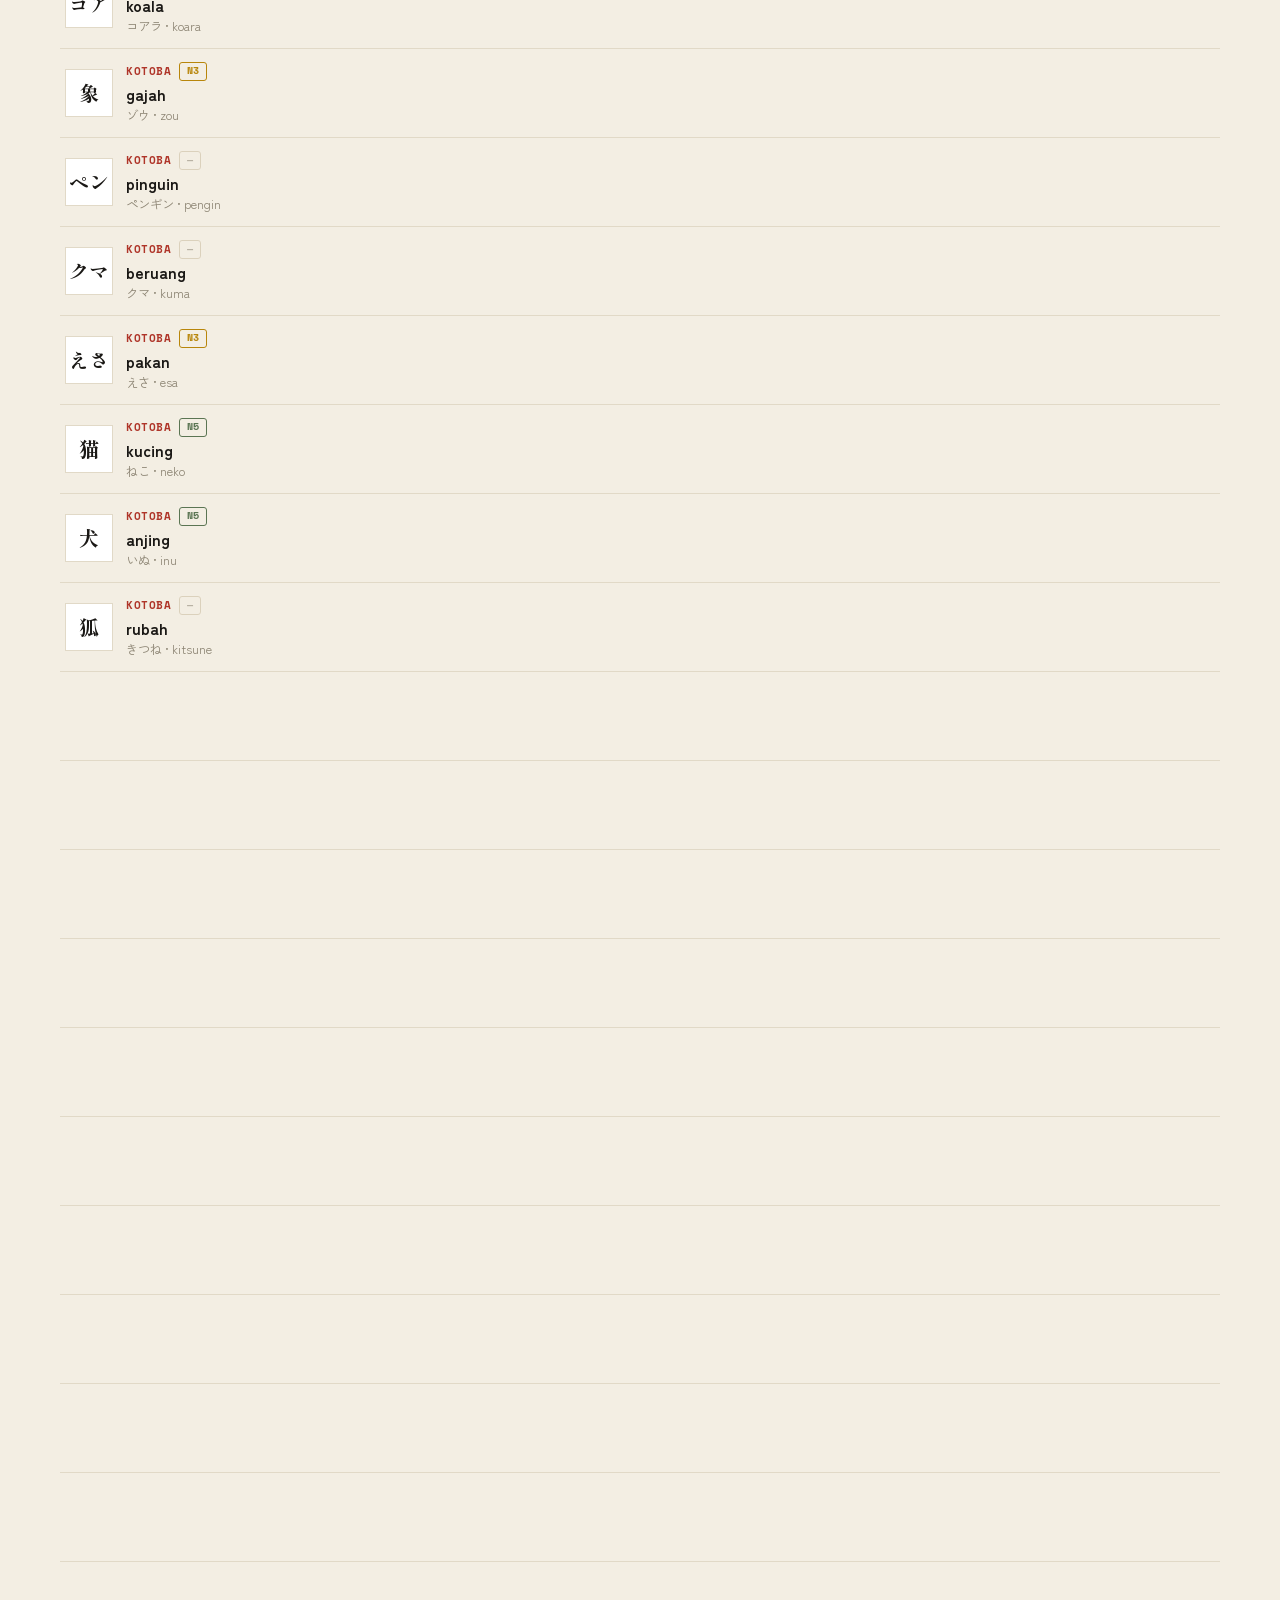
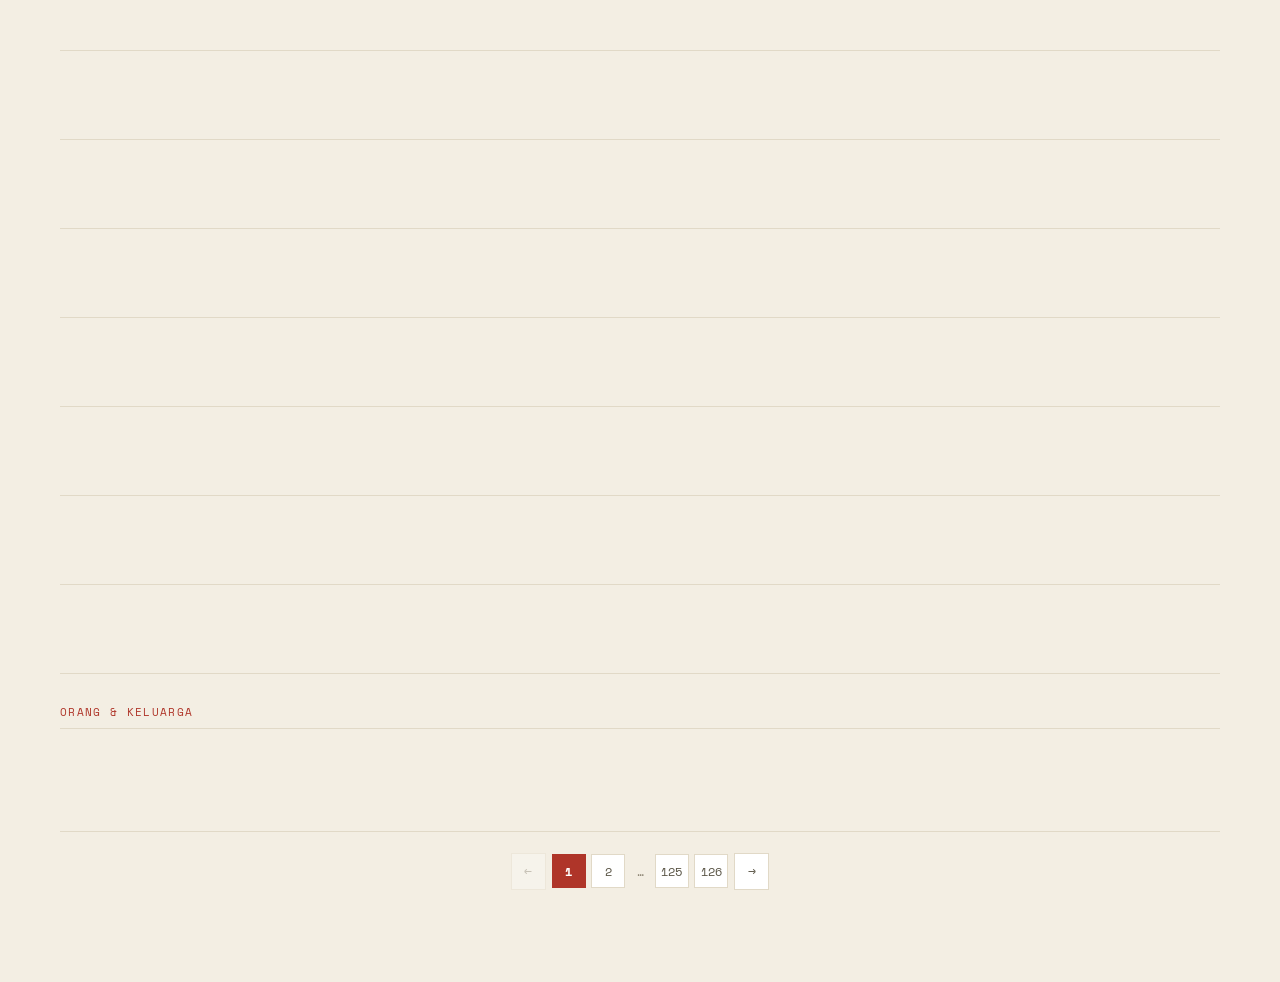
<file: materi/index.html>
<!DOCTYPE html>
<html lang="id">
<head>
<meta charset="UTF-8">
<meta name="viewport" content="width=device-width, initial-scale=1.0">
<title>Materi · 日本語復習</title>
<link rel="preconnect" href="https://fonts.googleapis.com">
<link href="https://fonts.googleapis.com/css2?family=Shippori+Mincho:wght@500;700&family=Space+Mono:wght@400;700&family=Zen+Kaku+Gothic+New:wght@400;500;700&display=swap" rel="stylesheet">
<link rel="stylesheet" href="../assets/css/style.css?v=202611081100">
<script>
  // Terapkan tema tersimpan sebelum render, biar tidak ada "flash" warna salah
  (function(){
    var saved = localStorage.getItem('nihongo_theme');
    var theme = saved || (window.matchMedia && window.matchMedia('(prefers-color-scheme: light)').matches ? 'light' : 'dark');
    document.documentElement.setAttribute('data-theme', theme);
  })();
</script>
</head>
<body>
<script src="../assets/js/layout.js?v=202611081100"></script>
<main>

<div id="pageMateri" class="page active">
    <div class="sec-title">Materi</div>
    <div class="sec-sub">Cari kana, romaji, kanji, atau arti — lintas semua kategori, disaring pakai tombol filter. Kata kerja dari Buku ikut masuk otomatis. (Hiragana/Katakana/Kanji ada di tab 文字)</div>
    <div id="kamusFilters"></div>
    <div class="kamus-count" id="kamusCount"></div>
    <div id="kamusResults"></div>
  </div>

</main>
<script src="../assets/data.js?v=202611081100"></script>
<script src="../assets/jlpt-levels.js?v=202611081100"></script>
<script src="../assets/js/pager.js?v=202611081100"></script>
<script src="../assets/js/notes.js?v=202611081100"></script>
<script src="../assets/js/kamus-sheet.js?v=202611081100"></script>
<script src="../assets/verb-types.js?v=202611081100"></script>
<script src="../assets/js/verbs.js?v=202611081100"></script>
<script src="../assets/js/filters.js?v=202611081100"></script>
<script src="../assets/js/kamus-core.js?v=202611081100"></script>
<script src="../assets/js/page-materi.js?v=202611081100"></script>
<script>
initKamusFilters();
renderKamusResults();
</script>
</body>
</html>
</file>
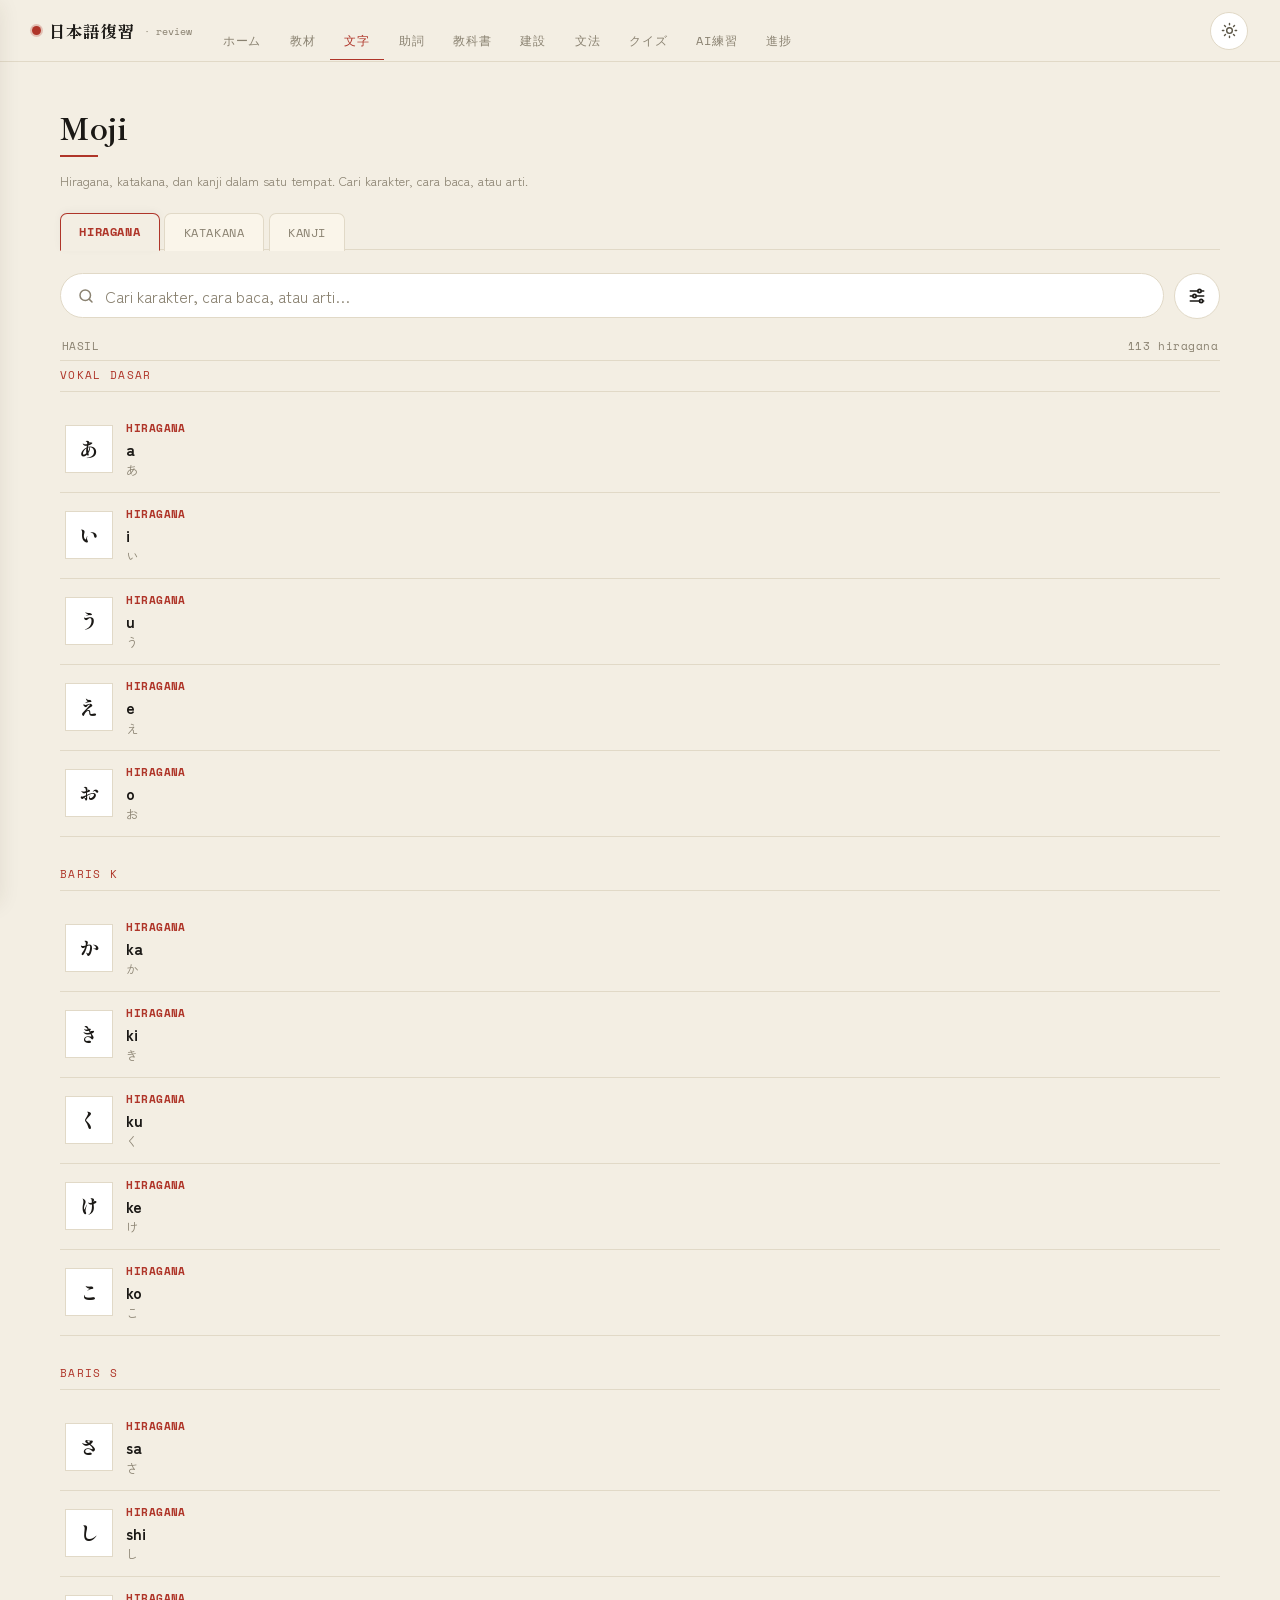
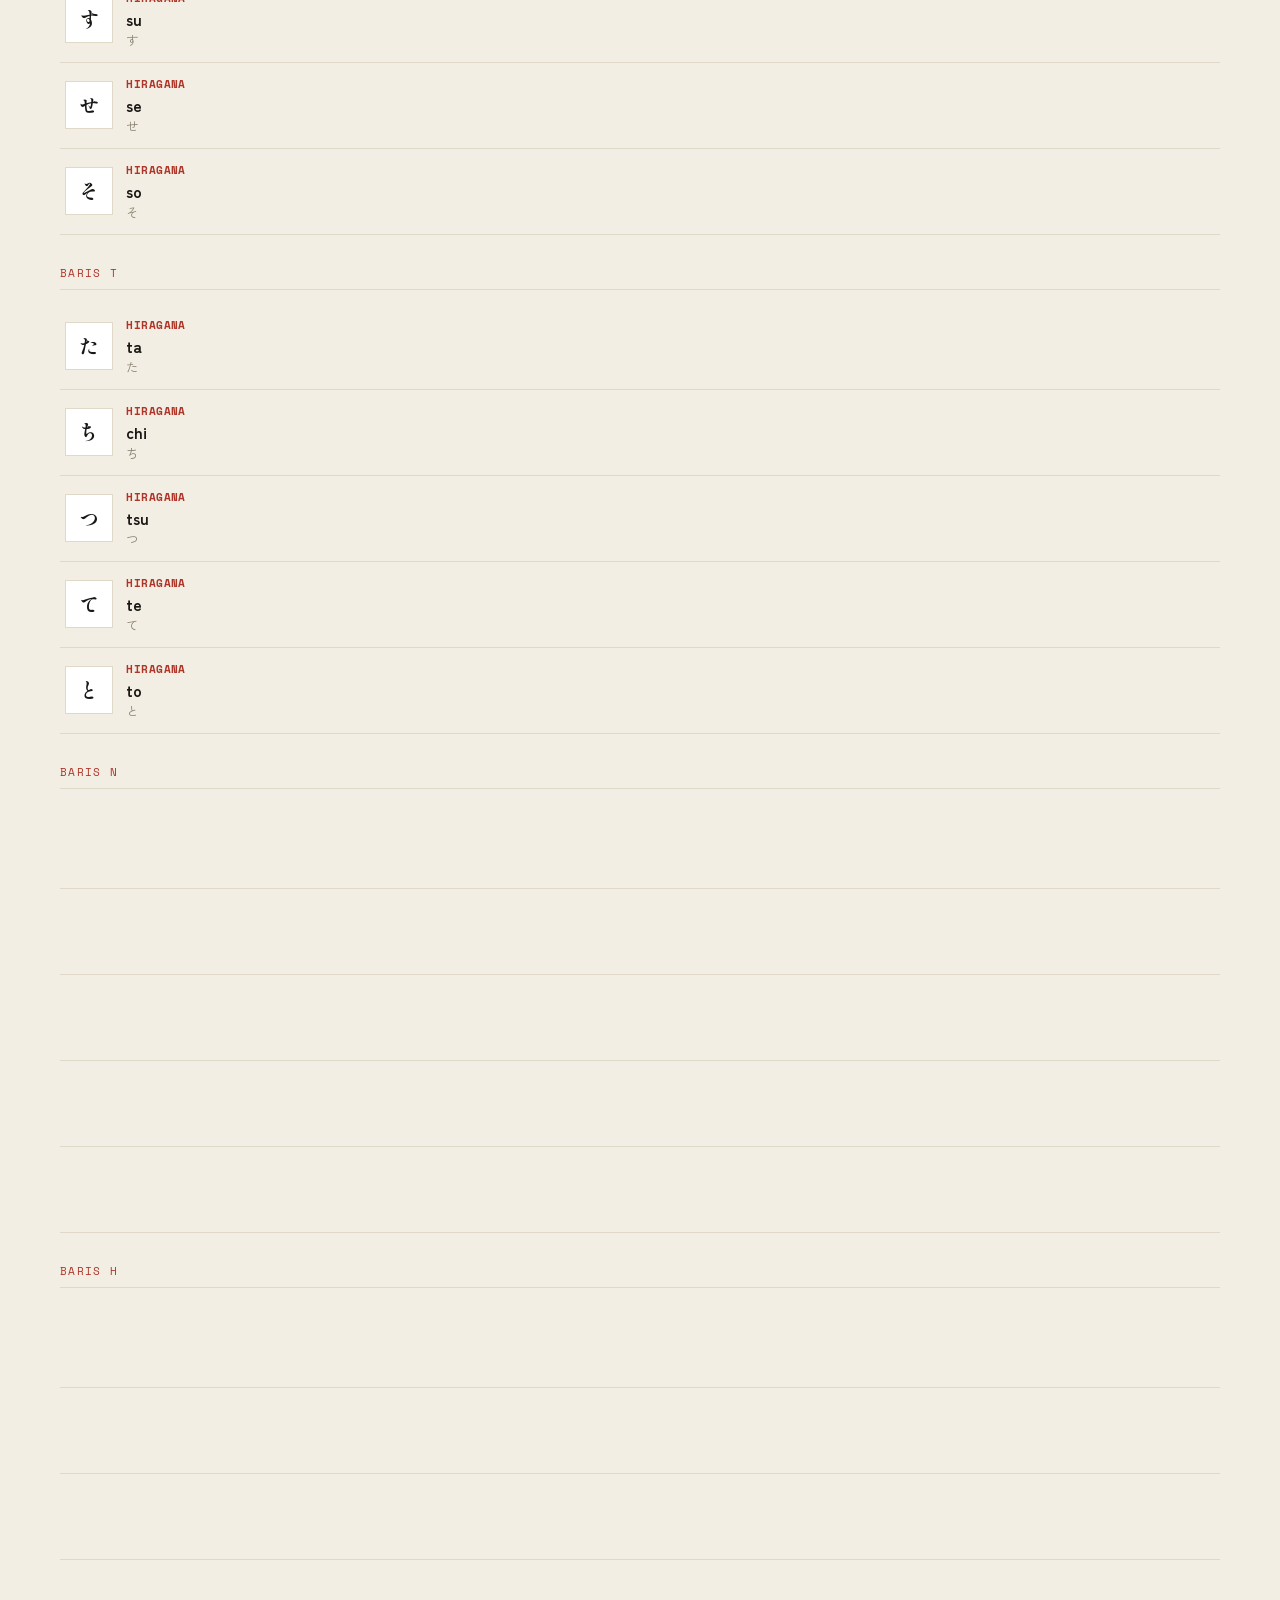
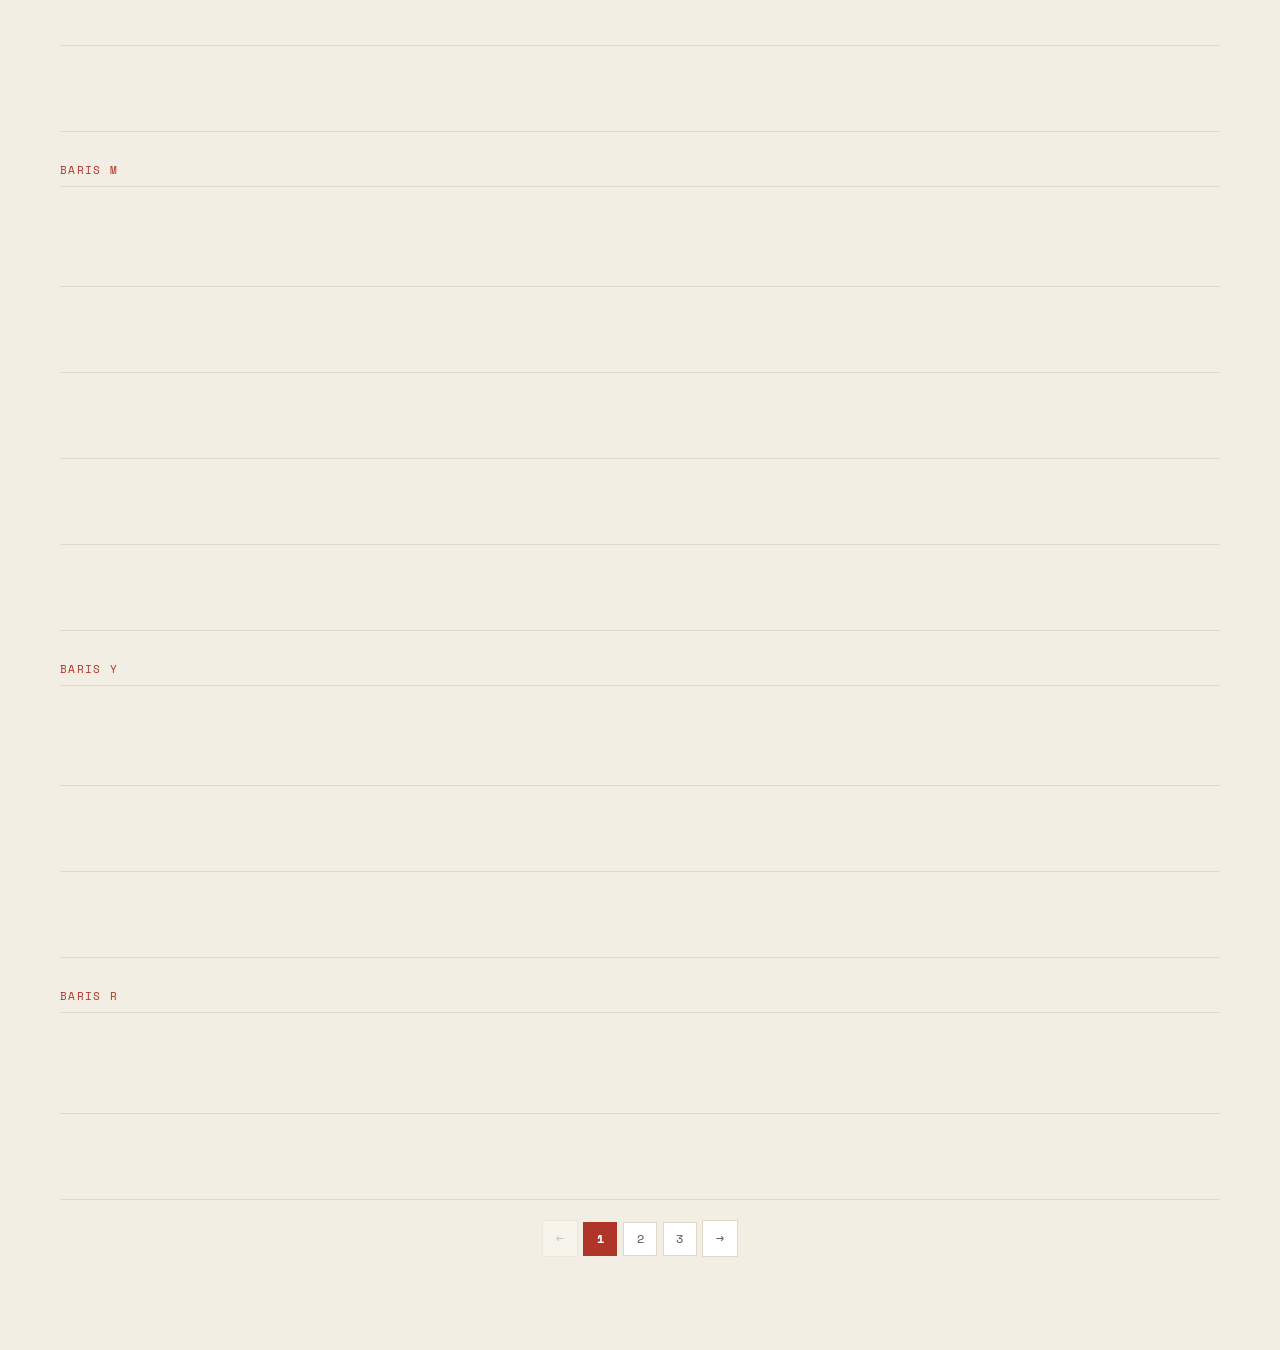
<file: moji/index.html>
<!DOCTYPE html>
<html lang="id">
<head>
<meta charset="UTF-8">
<meta name="viewport" content="width=device-width, initial-scale=1.0">
<title>Moji · 日本語復習</title>
<link rel="preconnect" href="https://fonts.googleapis.com">
<link href="https://fonts.googleapis.com/css2?family=Shippori+Mincho:wght@500;700&family=Space+Mono:wght@400;700&family=Zen+Kaku+Gothic+New:wght@400;500;700&display=swap" rel="stylesheet">
<link rel="stylesheet" href="../assets/css/style.css?v=202611081100">
<script>
  // Terapkan tema tersimpan sebelum render, biar tidak ada "flash" warna salah
  (function(){
    var saved = localStorage.getItem('nihongo_theme');
    var theme = saved || (window.matchMedia && window.matchMedia('(prefers-color-scheme: light)').matches ? 'light' : 'dark');
    document.documentElement.setAttribute('data-theme', theme);
  })();
</script>
</head>
<body>
<script src="../assets/js/layout.js?v=202611081100"></script>
<main>

<div id="pageMoji" class="page active">
    <div class="sec-title">Moji</div>
    <div class="sec-sub">Hiragana, katakana, dan kanji dalam satu tempat. Cari karakter, cara baca, atau arti.</div>
    <div class="cat-tabs" id="mojiTabs"></div>
    <div id="mojiFilters"></div>
    <div class="kamus-count" id="mojiCount"></div>
    <div id="mojiResults"></div>
  </div>

</main>
<script src="../assets/data.js?v=202611081100"></script>
<script src="../assets/jlpt-levels.js?v=202611081100"></script>
<script src="../assets/js/pager.js?v=202611081100"></script>
<script src="../assets/js/notes.js?v=202611081100"></script>
<script src="../assets/js/kamus-sheet.js?v=202611081100"></script>
<script src="../assets/verb-types.js?v=202611081100"></script>
<script src="../assets/js/verbs.js?v=202611081100"></script>
<script src="../assets/js/filters.js?v=202611081100"></script>
<script src="../assets/js/kamus-core.js?v=202611081100"></script>
<script src="../assets/js/page-moji.js?v=202611081100"></script>
<script>
initMojiFilters();
renderMojiTabs();
renderMojiResults();
</script>
</body>
</html>
</file>
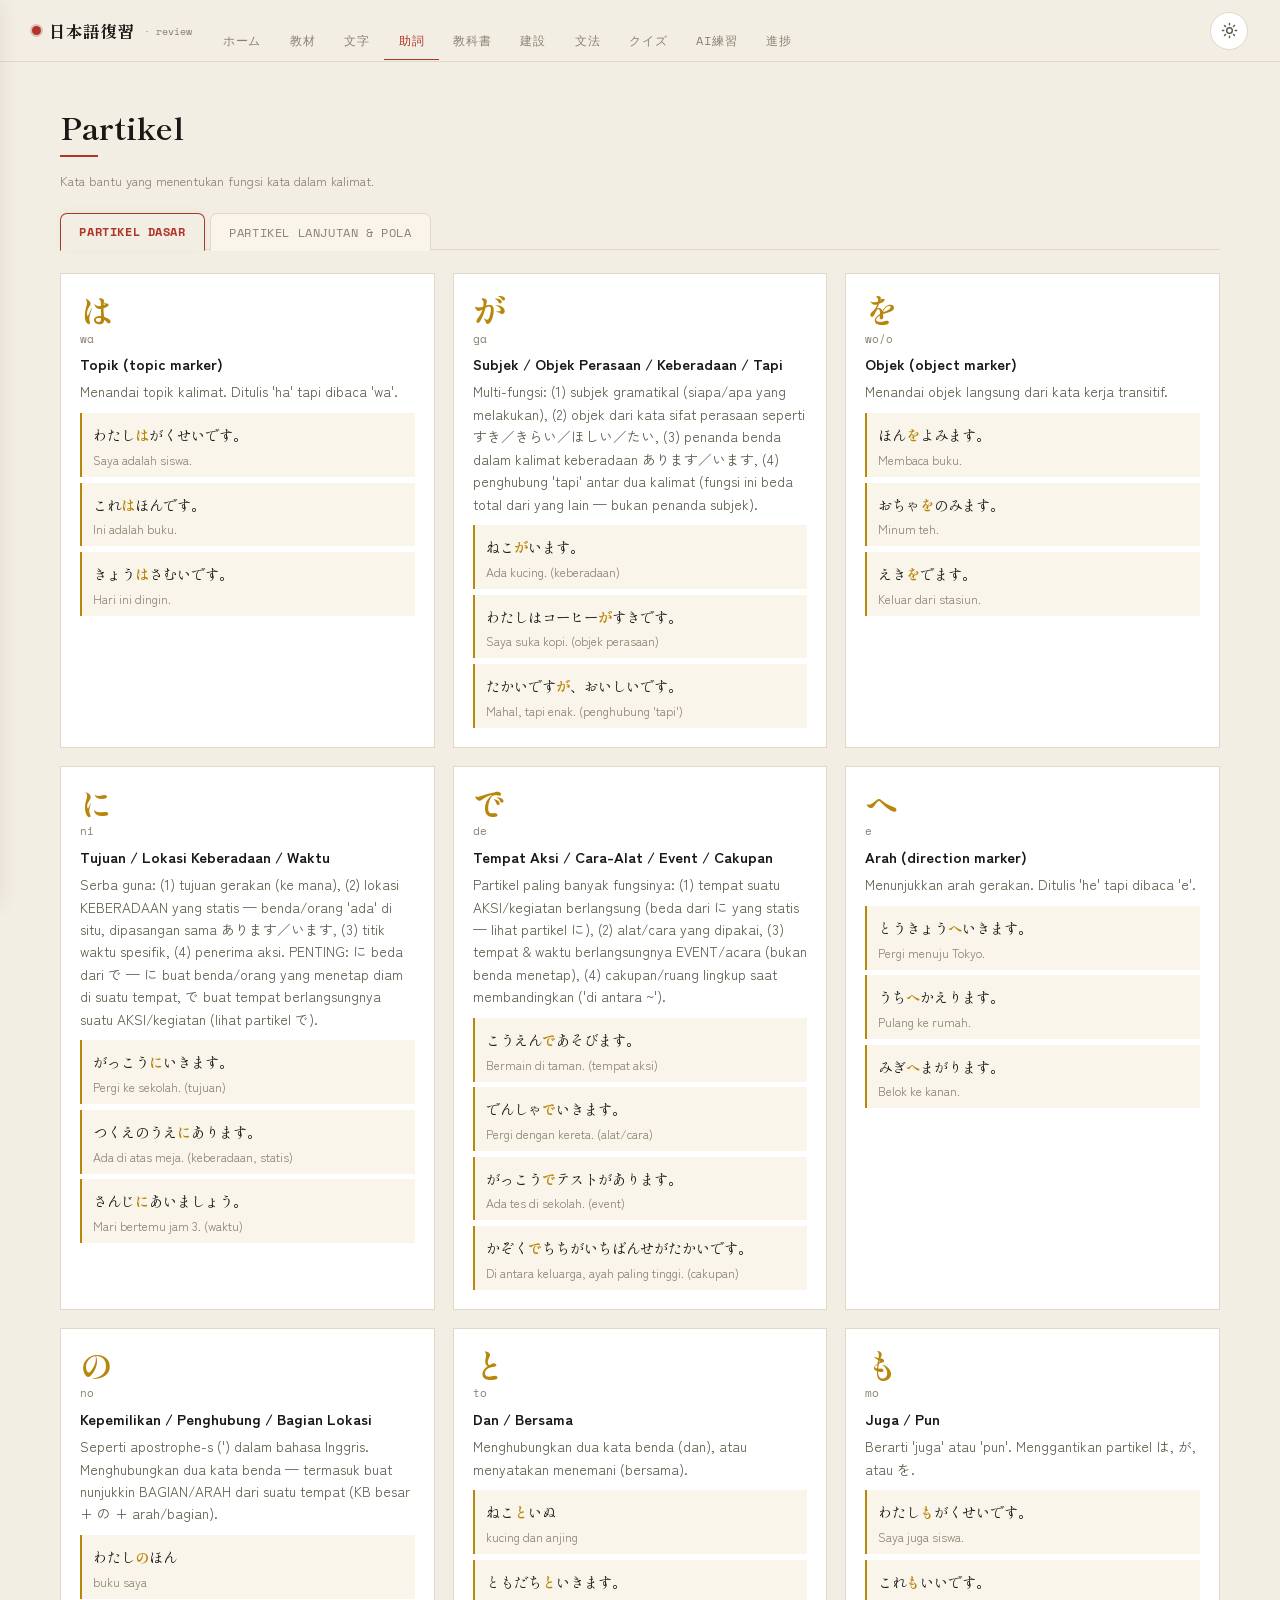
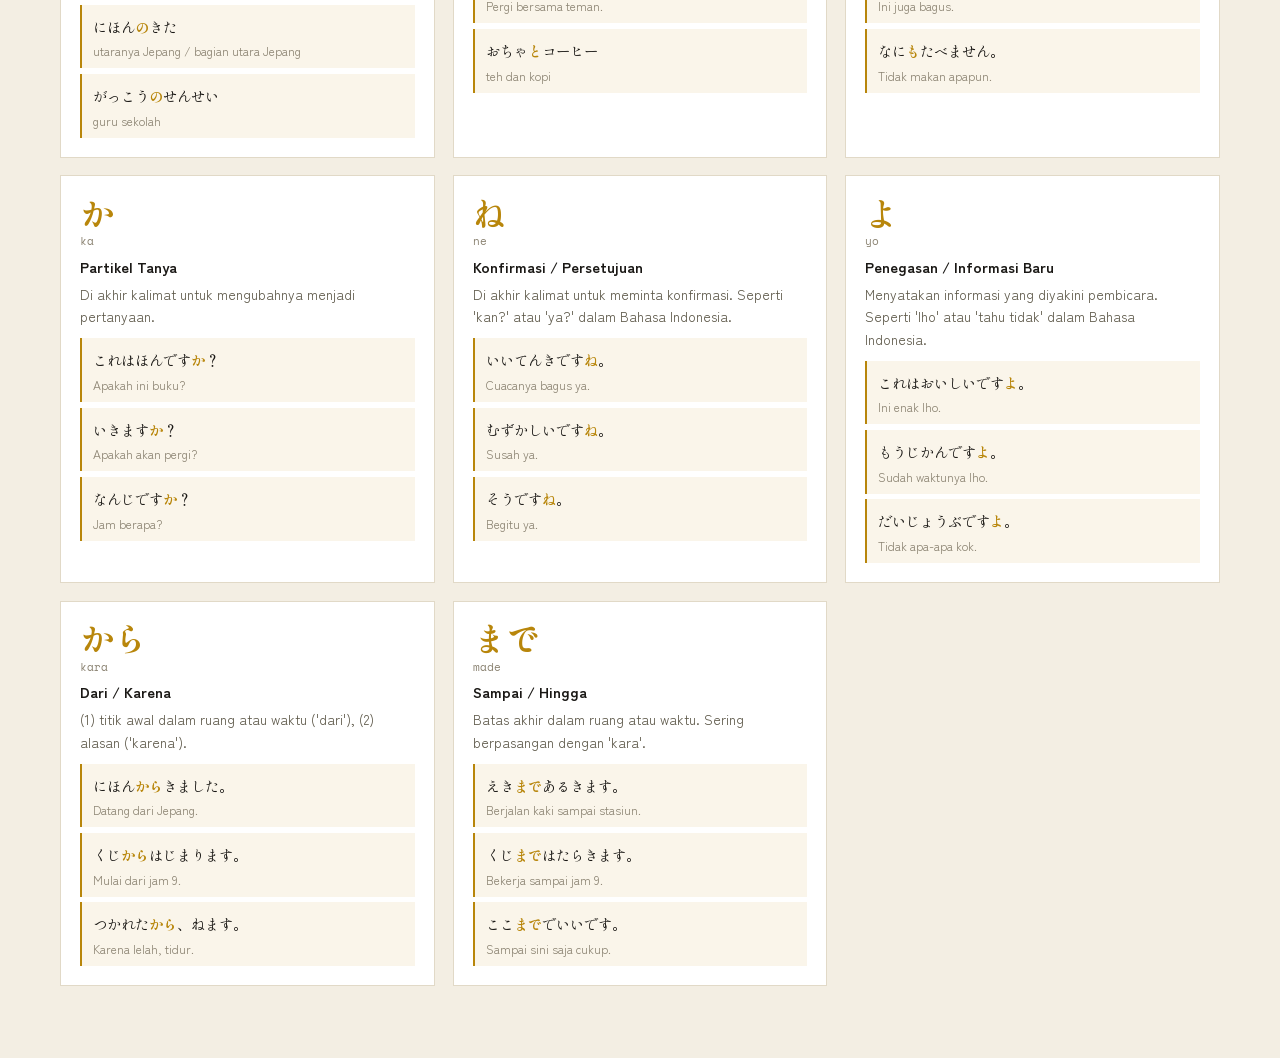
<file: partikel/index.html>
<!DOCTYPE html>
<html lang="id">
<head>
<meta charset="UTF-8">
<meta name="viewport" content="width=device-width, initial-scale=1.0">
<title>Partikel · 日本語復習</title>
<link rel="preconnect" href="https://fonts.googleapis.com">
<link href="https://fonts.googleapis.com/css2?family=Shippori+Mincho:wght@500;700&family=Space+Mono:wght@400;700&family=Zen+Kaku+Gothic+New:wght@400;500;700&display=swap" rel="stylesheet">
<link rel="stylesheet" href="../assets/css/style.css?v=202611081100">
<script>
  // Terapkan tema tersimpan sebelum render, biar tidak ada "flash" warna salah
  (function(){
    var saved = localStorage.getItem('nihongo_theme');
    var theme = saved || (window.matchMedia && window.matchMedia('(prefers-color-scheme: light)').matches ? 'light' : 'dark');
    document.documentElement.setAttribute('data-theme', theme);
  })();
</script>
</head>
<body>
<script src="../assets/js/layout.js?v=202611081100"></script>
<main>

<div id="pagePartikel" class="page active">
    <div class="sec-title">Partikel</div>
    <div class="sec-sub">Kata bantu yang menentukan fungsi kata dalam kalimat.</div>
    <div class="cat-tabs">
      <button class="cat-btn active" onclick="switchPartikelTab('dasar',this)">Partikel Dasar</button>
      <button class="cat-btn" onclick="switchPartikelTab('lanjutan',this)">Partikel Lanjutan &amp; Pola</button>
    </div>
    <div id="parDasar">
      <div class="particle-grid" id="particleGrid"></div>
    </div>
    <div id="parLanjutan" style="display:none">
      <div id="particleAdvGrid"></div>
    </div>
  </div>

</main>
<script src="../assets/data.js?v=202611081100"></script>
<script src="../assets/js/acc.js?v=202611081100"></script>
<script src="../assets/js/page-partikel.js?v=202611081100"></script>
<script>
renderPartikel();
renderPartikelAdv();
</script>
</body>
</html>
</file>
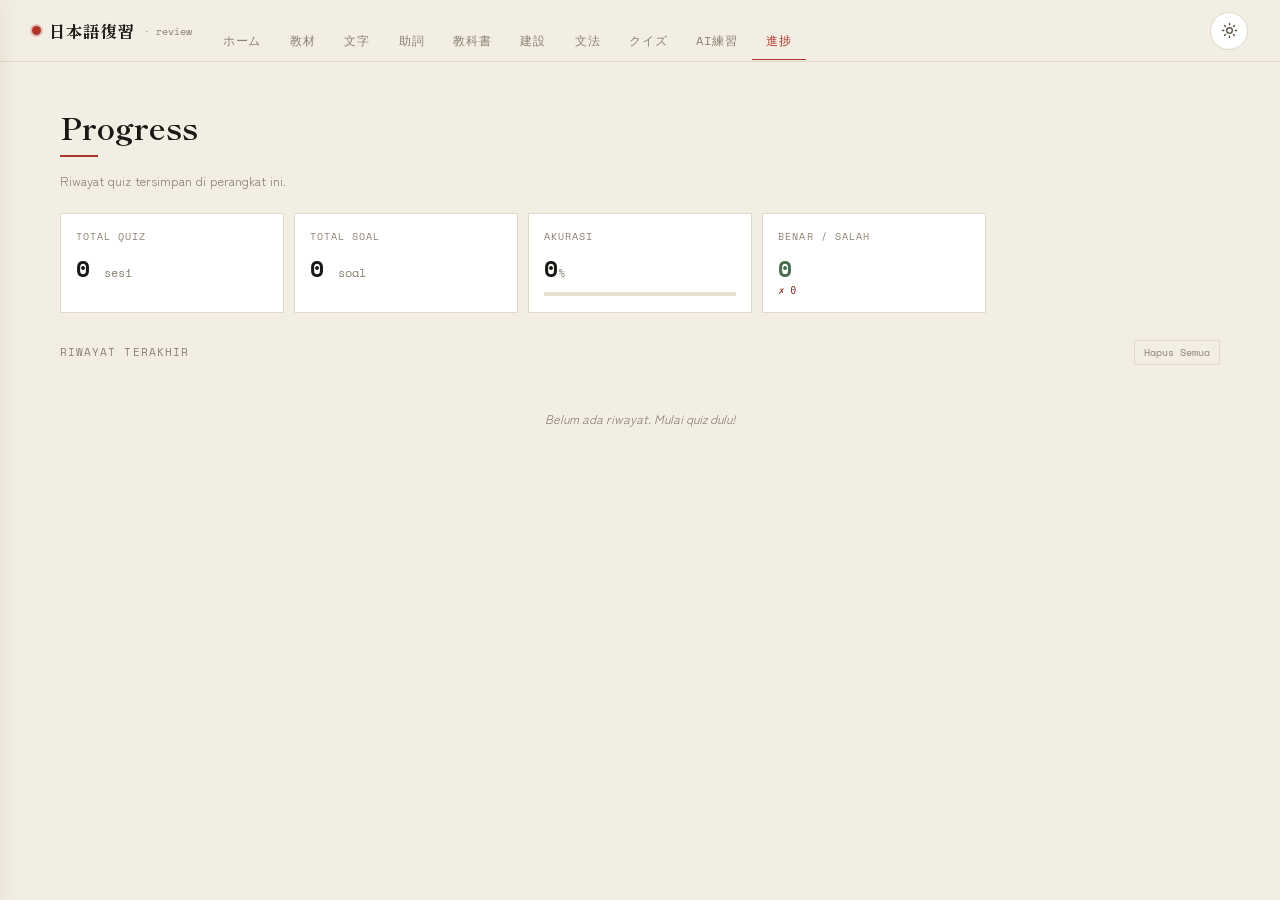
<file: progress/index.html>
<!DOCTYPE html>
<html lang="id">
<head>
<meta charset="UTF-8">
<meta name="viewport" content="width=device-width, initial-scale=1.0">
<title>Progress · 日本語復習</title>
<link rel="preconnect" href="https://fonts.googleapis.com">
<link href="https://fonts.googleapis.com/css2?family=Shippori+Mincho:wght@500;700&family=Space+Mono:wght@400;700&family=Zen+Kaku+Gothic+New:wght@400;500;700&display=swap" rel="stylesheet">
<link rel="stylesheet" href="../assets/css/style.css?v=202611081100">
<script>
  // Terapkan tema tersimpan sebelum render, biar tidak ada "flash" warna salah
  (function(){
    var saved = localStorage.getItem('nihongo_theme');
    var theme = saved || (window.matchMedia && window.matchMedia('(prefers-color-scheme: light)').matches ? 'light' : 'dark');
    document.documentElement.setAttribute('data-theme', theme);
  })();
</script>
</head>
<body>
<script src="../assets/js/layout.js?v=202611081100"></script>
<main>

<div id="pageProgress" class="page active">
    <div class="sec-title">Progress</div>
    <div class="sec-sub">Riwayat quiz tersimpan di perangkat ini.</div>
    <div class="pov-grid" id="povGrid"></div>
    <div class="prog-hdr">
      <div class="qlabel" style="margin:0">Riwayat Terakhir</div>
      <button class="clrbtn" onclick="clearProg()">Hapus Semua</button>
    </div>
    <div class="recent-list" id="recentList"></div>
  </div>

</main>
<script src="../assets/data.js?v=202611081100"></script>
<script src="../assets/js/core.js?v=202611081100"></script>
<script src="../assets/js/cats.js?v=202611081100"></script>
<script src="../assets/js/page-progress.js?v=202611081100"></script>
<script>
renderProg();
</script>
</body>
</html>
</file>
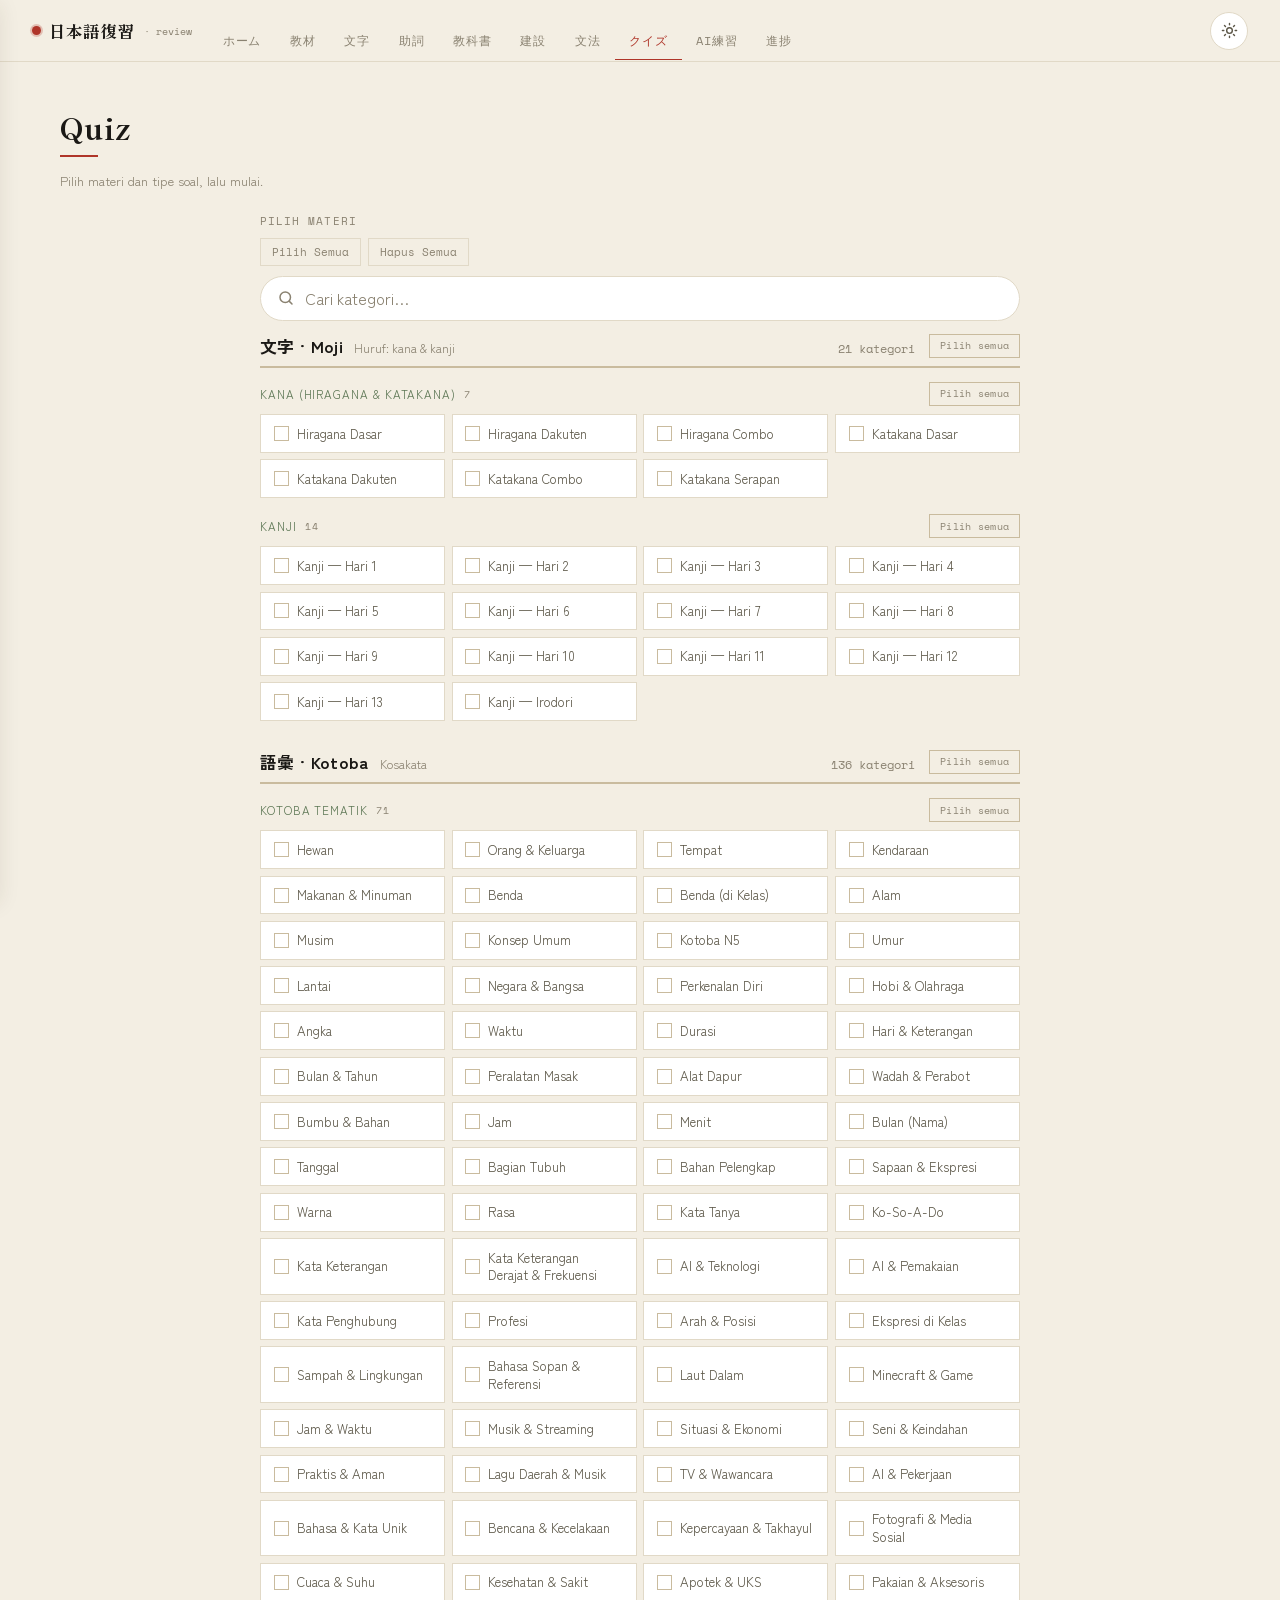
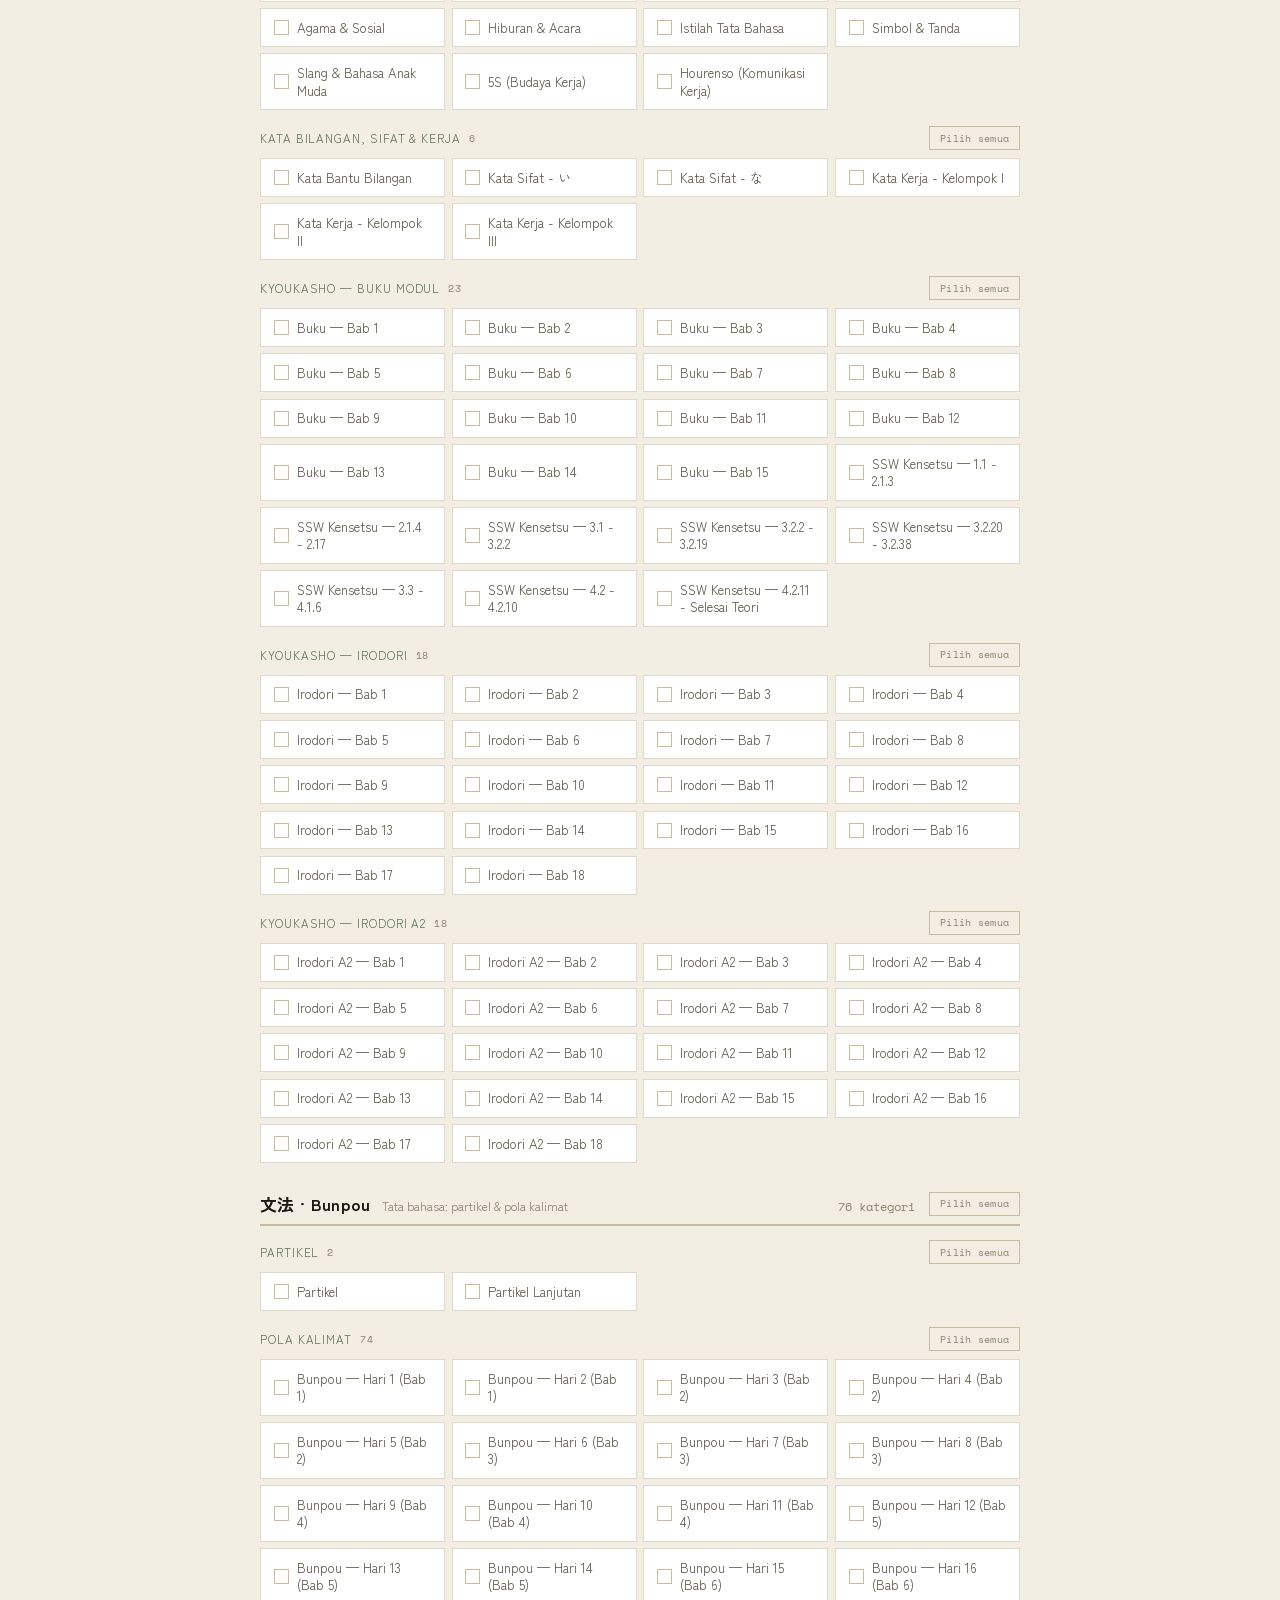
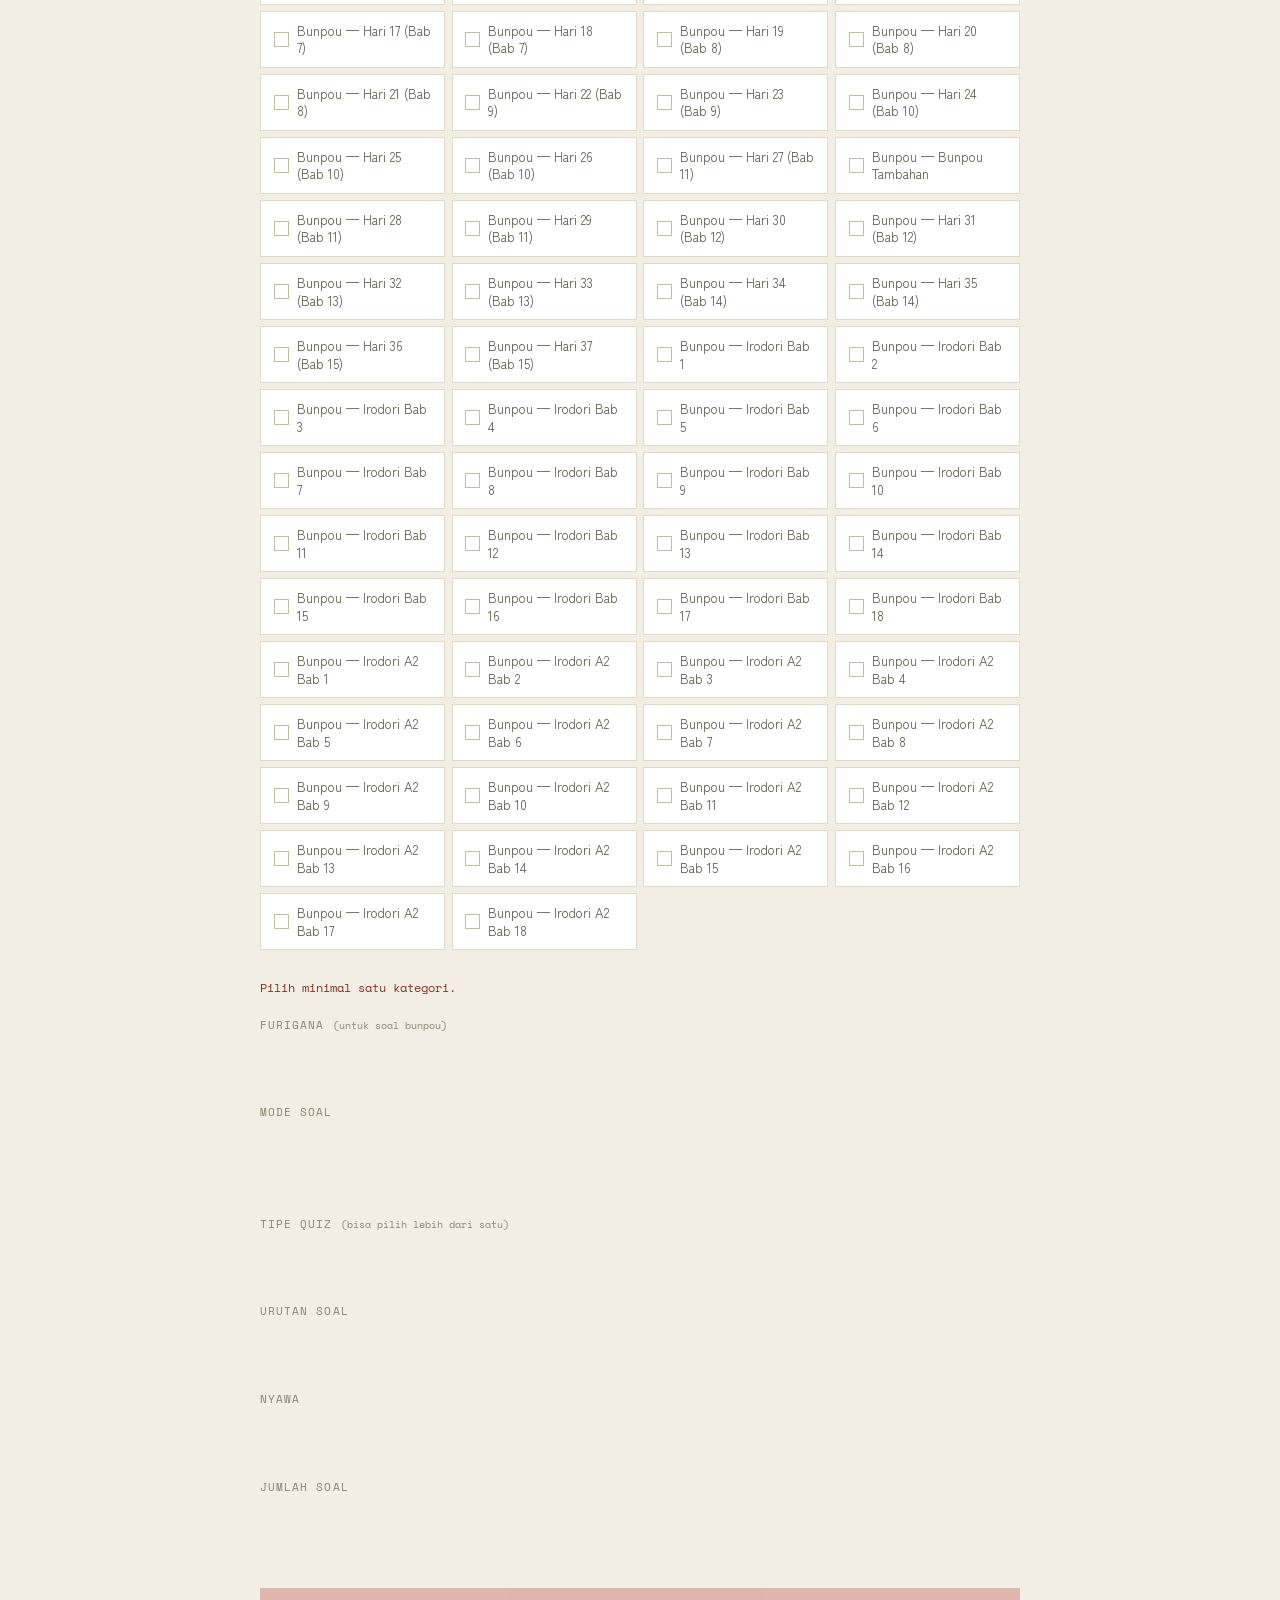
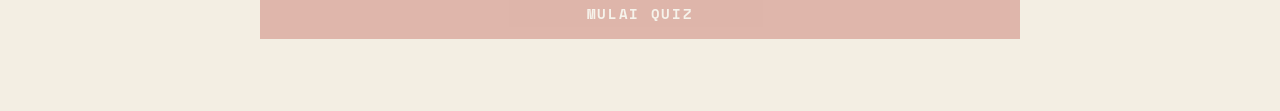
<file: quiz/index.html>
<!DOCTYPE html>
<html lang="id">
<head>
<meta charset="UTF-8">
<meta name="viewport" content="width=device-width, initial-scale=1.0">
<title>Quiz · 日本語復習</title>
<link rel="preconnect" href="https://fonts.googleapis.com">
<link href="https://fonts.googleapis.com/css2?family=Shippori+Mincho:wght@500;700&family=Space+Mono:wght@400;700&family=Zen+Kaku+Gothic+New:wght@400;500;700&display=swap" rel="stylesheet">
<link rel="stylesheet" href="../assets/css/style.css?v=202611081100">
<script>
  // Terapkan tema tersimpan sebelum render, biar tidak ada "flash" warna salah
  (function(){
    var saved = localStorage.getItem('nihongo_theme');
    var theme = saved || (window.matchMedia && window.matchMedia('(prefers-color-scheme: light)').matches ? 'light' : 'dark');
    document.documentElement.setAttribute('data-theme', theme);
  })();
</script>
</head>
<body>
<script src="../assets/js/layout.js?v=202611081100"></script>
<main>

<div id="pageQuiz" class="page active">
    <div class="sec-title">Quiz</div>
    <div class="sec-sub">Pilih materi dan tipe soal, lalu mulai.</div>

    <div class="qsetup" id="quizSetup">
      <div class="qlabel">Pilih Materi</div>
      <div class="smrow">
        <button class="smbtn" onclick="selAll(true)">Pilih Semua</button>
        <button class="smbtn" onclick="selAll(false)">Hapus Semua</button>
      </div>
      <div id="qogSearchBar"></div>
      <div class="qog" id="qog"></div>
      <div class="qwarn" id="qwarn">Pilih minimal satu kategori (butuh 4+ item).</div>

      <div class="qlabel">Furigana <small>(untuk soal bunpou)</small></div>
      <div class="trow"><button class="tbtn sel" id="furiQBtn" onclick="toggleFuriQ()">ふりがな ON</button></div>

      <div class="qlabel">Mode Soal</div>
      <div class="trow" id="modeRow">
        <button class="tbtn sel" data-q="pg" onclick="setQMode(this)">Pilihan Ganda</button>
        <button class="tbtn" data-q="ketik" onclick="setQMode(this)">Ketik Jawaban</button>
      </div>
      <div class="qwarn" id="modeHint" style="display:block;background:none;border:none;padding:0 0 .8rem;color:var(--text3)"></div>

      <div class="qlabel">Tipe Quiz <small>(bisa pilih lebih dari satu)</small></div>
      <div class="trow" id="typeRow">
        <button class="tbtn sel" data-t="kana-to-romaji" onclick="toggleType(this)">Kana → Romaji</button>
        <button class="tbtn" data-t="romaji-to-kana" onclick="toggleType(this)">Romaji → Kana</button>
        <button class="tbtn" data-t="jp-to-id" onclick="toggleType(this)">Jepang → Indo</button>
        <button class="tbtn" data-t="id-to-jp" onclick="toggleType(this)">Indo → Jepang</button>
      </div>

      <div class="qlabel">Urutan Soal</div>
      <div class="trow" id="ordRow">
        <button class="tbtn sel" data-m="acak" onclick="setOrder(this)">Acak</button>
        <button class="tbtn" data-m="urut" onclick="setOrder(this)">Urut</button>
      </div>

      <div class="qlabel">Nyawa</div>
      <div class="trow" id="lifeRow">
        <button class="tbtn sel" data-l="0" onclick="setLives(this)">Tanpa Nyawa</button>
        <button class="tbtn" data-l="3" onclick="setLives(this)">3 Nyawa</button>
      </div>

      <div class="qlabel">Jumlah Soal</div>
      <div class="trow" id="cntRow">
        <button class="tbtn sel" data-c="10" onclick="setCount(this)">10</button>
        <button class="tbtn" data-c="20" onclick="setCount(this)">20</button>
        <button class="tbtn" data-c="30" onclick="setCount(this)">30</button>
        <button class="tbtn" data-c="999" onclick="setCount(this)">Semua</button>
        <input type="number" id="qCntCustom" class="input-ai" min="1" max="500" placeholder="Custom..." style="width:110px;flex:0 0 auto" oninput="setQCountCustom(this)">
      </div>
      <button class="start-btn" id="startBtn" onclick="startQuiz()" disabled>Mulai Quiz</button>
    </div>

    <div id="quizActive">
      <div class="qpb"><div class="qpf" id="qpf"></div></div>
      <div class="qmeta"><span id="qctr">1 / 10</span><span id="qsc">✓ 0  ✗ 0</span></div>
      <div class="qhud"><span class="qstreak" id="qstreak"></span><span class="qlives" id="qlives"></span></div>
      <div class="qcard">
        <div class="qtag" id="qtag"></div>
        <div class="qprompt" id="qprompt"></div>
        <div class="qsub" id="qsub"></div>
      </div>
      <div class="choices" id="choicesEl"></div>
      <div id="typeBox" style="display:none">
        <input type="text" id="typeIn" class="input-ai" style="width:100%;font-size:1.05rem;padding:.9rem 1rem;margin-bottom:.8rem" autocomplete="off" autocapitalize="off" autocorrect="off" spellcheck="false" placeholder="Ketik jawabanmu...">
        <button class="start-btn" id="typeBtn" onclick="submitTyped()">Cek</button>
      </div>
      <div class="qfb" id="qfb"></div>
      <button class="rbtn" id="ovrBtn" style="display:none;margin:.6rem 0" onclick="overrideCorrect()">Ternyata aku benar ✓</button>
      <button class="nxtbtn" id="nxtBtn" onclick="nextQ()">Lanjut →</button>
    </div>

    <div id="quizResult">
      <div class="sec-title" id="rTitle" style="text-align:center">Selesai！</div>
      <div class="rscore" id="rScore"></div>
      <div class="rsub" id="rSub"></div>
      <div class="rsub" id="rExtra" style="margin-top:-.8rem"></div>
      <div class="rgrid">
        <div class="rstat"><div class="rv g" id="rC"></div><div class="rl">Benar</div></div>
        <div class="rstat"><div class="rv r" id="rW"></div><div class="rl">Salah</div></div>
      </div>
      <button class="rbtn" onclick="retryQuiz()">Ulangi</button>
      <button class="rbtn" onclick="backSetup()">Pengaturan</button>
    </div>
  </div>

</main>
<script src="../assets/data.js?v=202611081100"></script>
<script src="../assets/js/core.js?v=202611081100"></script>
<script src="../assets/js/notes.js?v=202611081100"></script>
<script src="../assets/js/cats.js?v=202611081100"></script>
<script src="../assets/js/catpicker.js?v=202611081100"></script>
<script src="../assets/js/items.js?v=202611081100"></script>
<script src="../assets/js/filters.js?v=202611081100"></script>
<script src="../assets/js/page-quiz.js?v=202611081100"></script>
<script>
initQSetup();
</script>
</body>
</html>
</file>
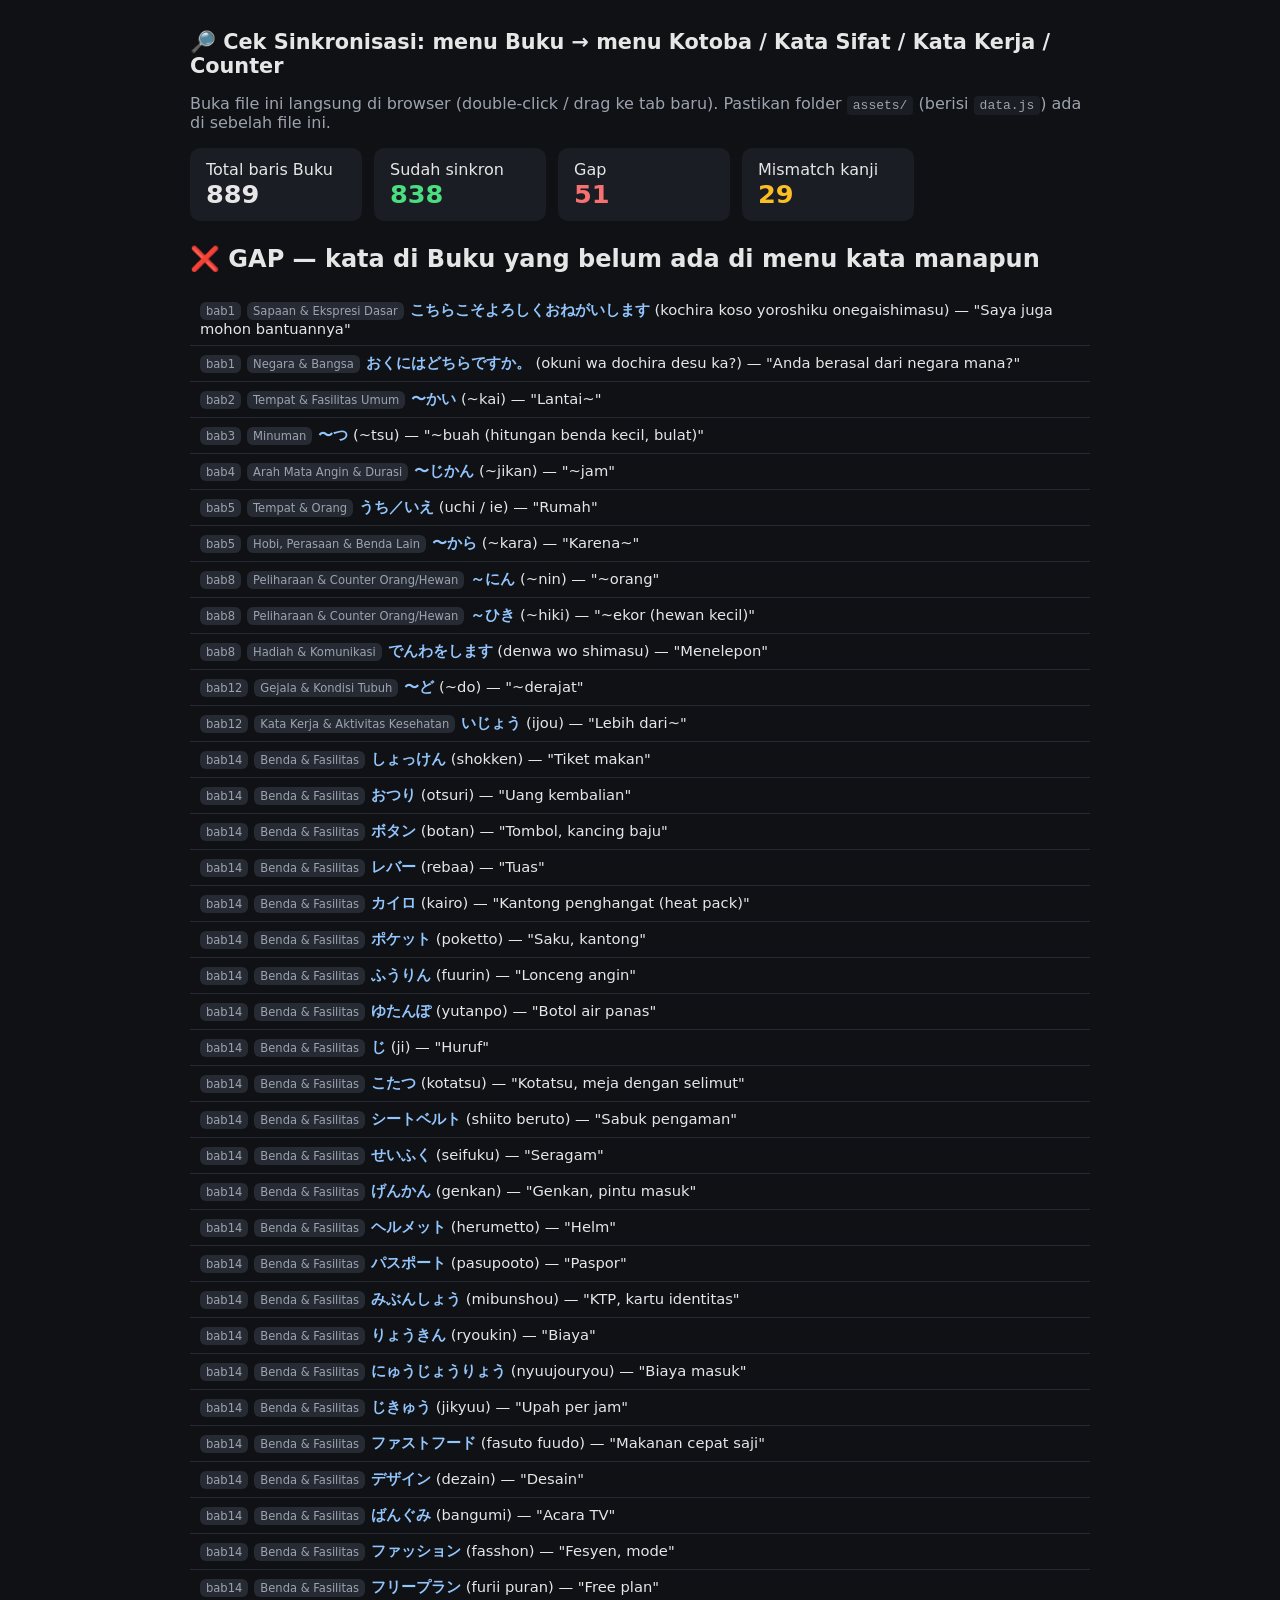
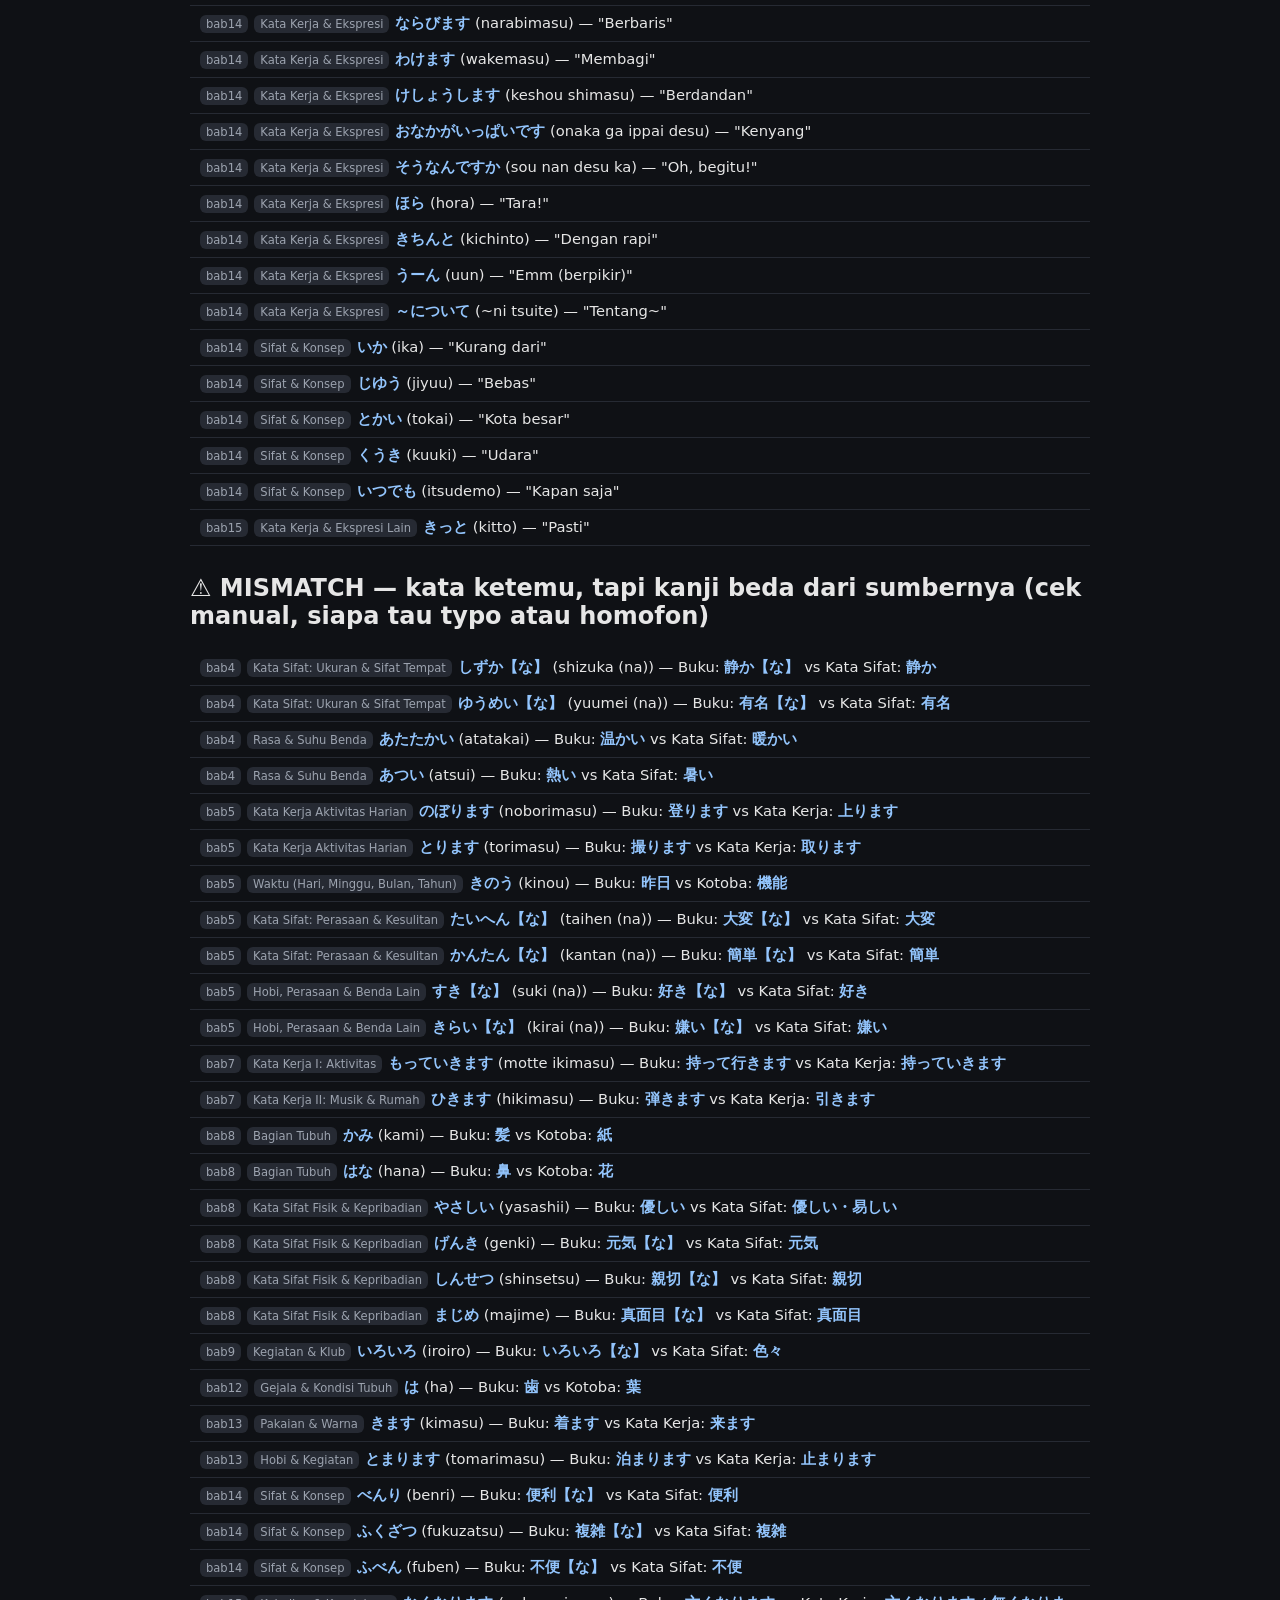
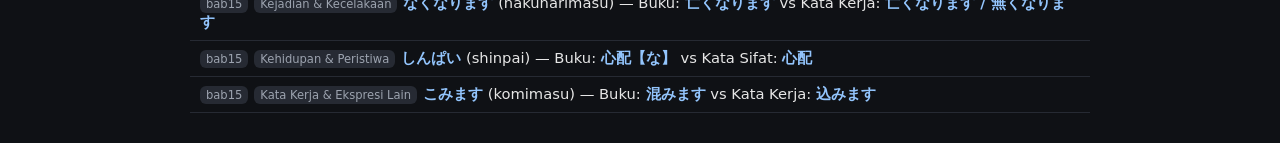
<file: check-kotoba-sync.html>
<!DOCTYPE html>
<html lang="id">
<head>
<meta charset="UTF-8">
<title>Cek Sinkron: Buku ⇄ Kotoba/Sifat/Kerja</title>
<style>
  body { font-family: system-ui, sans-serif; max-width: 900px; margin: 30px auto; padding: 0 16px; background:#0f1115; color:#e6e6e6; }
  h1 { font-size: 1.3rem; }
  .summary { display:flex; gap:12px; flex-wrap:wrap; margin: 16px 0 24px; }
  .card { background:#1a1d24; border-radius:10px; padding:12px 16px; min-width:140px; }
  .card b { display:block; font-size:1.6rem; }
  .ok { color:#4ade80; }
  .warn { color:#fbbf24; }
  .bad { color:#f87171; }
  section { margin-bottom: 28px; }
  .row { padding:8px 10px; border-bottom:1px solid #262a33; font-size:0.92rem; }
  .row b { color:#93c5fd; }
  .tag { display:inline-block; font-size:0.72rem; background:#262a33; padding:2px 6px; border-radius:6px; margin-right:6px; color:#9ca3af; }
  .empty { color:#4ade80; padding: 10px 0; }
  code { background:#1a1d24; padding:2px 6px; border-radius:4px; }
</style>
</head>
<body>

<h1>🔎 Cek Sinkronisasi: menu Buku → menu Kotoba / Kata Sifat / Kata Kerja / Counter</h1>
<p style="color:#9ca3af">Buka file ini langsung di browser (double-click / drag ke tab baru). Pastikan folder <code>assets/</code> (berisi <code>data.js</code>) ada di sebelah file ini.</p>

<div class="summary" id="summary"></div>

<section>
  <h2>❌ GAP — kata di Buku yang belum ada di menu kata manapun</h2>
  <div id="gaps"></div>
</section>

<section>
  <h2>⚠️ MISMATCH — kata ketemu, tapi kanji beda dari sumbernya (cek manual, siapa tau typo atau homofon)</h2>
  <div id="mismatches"></div>
</section>

<script src="assets/data.js?v=202611081100"></script>
<script>
function normK(k){ return k.replace(/【な】|（な）|\(na\)/gi,'').replace(/[\s\/／]/g,'').trim(); }
function normR(r){ return r.toLowerCase().replace(/\(na\)/g,'').replace(/[\s~〜]/g,'').trim(); }
function keyOf(row){ return normK(row.k) + '|' + normR(row.r); }

function buildIndex(sources){
  const idx = new Map();
  sources.forEach(({label, data}) => {
    Object.entries(data).forEach(([groupName, group]) => {
      group.rows.forEach(row => {
        const key = keyOf(row);
        if(!idx.has(key)) idx.set(key, {source:label, group:groupName, ...row});
      });
    });
  });
  return idx;
}

const kotobaIndex = buildIndex([
  {label:'Kotoba', data: KT},
  {label:'Kata Bantu Bilangan', data: COUNTER},
  {label:'Kata Sifat', data: KATA_SIFAT},
  {label:'Kata Kerja', data: KATA_KERJA},
]);

const gaps = [];
const mismatches = [];
let totalRows = 0;

for (const [babKey, babData] of Object.entries(BUKU)) {
  for (const [groupName, group] of Object.entries(babData)) {
    for (const row of group.rows) {
      totalRows++;
      const key = keyOf(row);
      const match = kotobaIndex.get(key);
      if (!match) {
        gaps.push({bab: babKey, group: groupName, ...row});
      } else if (row.kj && match.kj && row.kj !== match.kj) {
        mismatches.push({
          bab: babKey, group: groupName, k: row.k, r: row.r,
          bukuKj: row.kj, sourceKj: match.kj, sourceLabel: match.source,
        });
      }
    }
  }
}

document.getElementById('summary').innerHTML = `
  <div class="card">Total baris Buku<b>${totalRows}</b></div>
  <div class="card">Sudah sinkron<b class="ok">${totalRows - gaps.length}</b></div>
  <div class="card">Gap<b class="${gaps.length ? 'bad' : 'ok'}">${gaps.length}</b></div>
  <div class="card">Mismatch kanji<b class="${mismatches.length ? 'warn' : 'ok'}">${mismatches.length}</b></div>
`;

const gapsEl = document.getElementById('gaps');
gapsEl.innerHTML = gaps.length
  ? gaps.map(g => `<div class="row"><span class="tag">${g.bab}</span><span class="tag">${g.group}</span><b>${g.k}</b> (${g.r}) — "${g.a}"</div>`).join('')
  : '<div class="empty">✅ Semua kata di Buku sudah ada di menu Kotoba/Sifat/Kerja/Counter.</div>';

const mmEl = document.getElementById('mismatches');
mmEl.innerHTML = mismatches.length
  ? mismatches.map(m => `<div class="row"><span class="tag">${m.bab}</span><span class="tag">${m.group}</span><b>${m.k}</b> (${m.r}) — Buku: <b>${m.bukuKj}</b> vs ${m.sourceLabel}: <b>${m.sourceKj}</b></div>`).join('')
  : '<div class="empty">✅ Tidak ada mismatch kanji.</div>';
</script>

</body>
</html>
</file>
<file: assets/css/style.css>
:root{
  /* INK THEME (dark) — sumi-e wash on dark washi */
  --bg:#1C1A17;--bg2:#252220;--bg3:#2E2A25;--bg4:#3A342C;
  --border:#3D362C;--border2:#514735;
  --accent:#D8574A;--accent2:#7897C4;--accent3:#8FB088;--accent4:#D4AF37;
  --text:#EDE7DB;--text2:#B0A891;--text3:#7A7362;
  --red:#D9695C;--green:#8FB088;--r:3px;
  --shadow:0 4px 22px rgba(0,0,0,.4);
  --font-display:'Shippori Mincho',serif;
  --font-mono:'Space Mono',monospace;
  --font-body:'Zen Kaku Gothic New',sans-serif;
}

[data-theme="light"]{
  /* WASHI THEME (default) — kokugo jiten / seal-ink paper */
  --bg:#F3EEE3;--bg2:#FFFFFF;--bg3:#FAF5EA;--bg4:#E9E1D0;
  --border:#E1D9C7;--border2:#C9BB9E;
  --accent:#AF3529;--accent2:#2C4870;--accent3:#5B7553;--accent4:#B8860B;
  --text:#1A1815;--text2:#5c5748;--text3:#8a8271;
  --red:#8B2E23;--green:#4B6B4E;--r:3px;
  --shadow:0 4px 20px rgba(60,45,20,.09);
}

*{box-sizing:border-box;margin:0;padding:0}
html{font-size:16px}
body{background:var(--bg);color:var(--text);font-family:var(--font-body);min-height:100vh;overflow-x:hidden;transition:background .25s ease,color .25s ease}
/* tekstur noise fixed (body::before) dihapus: bikin zoom/scroll patah-patah di HP */

/* ── reusable tombo (crop-mark) corners — pure CSS, no extra markup ── */
.kana-card,.qcard,.pcard,.choice,.acc-item,.rstat,.pov,.ri,.qopt{
  min-width:0;overflow-wrap:break-word;
  background-image:
    linear-gradient(var(--accent),var(--accent)),linear-gradient(var(--accent),var(--accent)),
    linear-gradient(var(--accent),var(--accent)),linear-gradient(var(--accent),var(--accent)),
    linear-gradient(var(--accent),var(--accent)),linear-gradient(var(--accent),var(--accent)),
    linear-gradient(var(--accent),var(--accent)),linear-gradient(var(--accent),var(--accent));
  background-repeat:no-repeat;
  background-size:7px 1.3px,1.3px 7px,7px 1.3px,1.3px 7px,7px 1.3px,1.3px 7px,7px 1.3px,1.3px 7px;
  background-position:top -1px left -1px,top -1px left -1px,top -1px right -1px,top -1px right -1px,bottom -1px left -1px,bottom -1px left -1px,bottom -1px right -1px,bottom -1px right -1px;
}

/* HEADER */
header{position:sticky;top:0;z-index:200;background:var(--bg);border-bottom:1px solid var(--border);height:62px;display:flex;align-items:center;padding:0 clamp(1rem,3vw,2rem);gap:1rem}
.logo{font-family:var(--font-display);font-weight:700;font-size:clamp(1rem,1.3vw,1.15rem);color:var(--text);white-space:nowrap;flex-shrink:0;display:flex;align-items:center;gap:.5rem}
.logo::before{content:'';width:9px;height:9px;border-radius:50%;background:var(--accent);flex-shrink:0;box-shadow:0 0 0 2px color-mix(in srgb, var(--accent) 25%, transparent)}
.logo small{color:var(--text3);font-family:var(--font-mono);font-size:.65rem;margin-left:.15rem;font-weight:400}

/* DESKTOP NAV */
#desktopNav{display:flex;gap:0;overflow-x:auto;-ms-overflow-style:none;scrollbar-width:none;flex:1;border-bottom:1px solid transparent;align-self:stretch;align-items:flex-end}
#desktopNav::-webkit-scrollbar{display:none}
#desktopNav a{background:none;border:none;border-bottom:2px solid transparent;cursor:pointer;color:var(--text3);font-family:var(--font-mono);font-size:.72rem;letter-spacing:.07em;padding:.6rem .9rem;transition:all .18s;white-space:nowrap;text-transform:uppercase;margin-bottom:-1px}
#desktopNav a:hover{color:var(--text2)}
#desktopNav a.active{color:var(--accent);border-bottom-color:var(--accent)}

/* THEME TOGGLE */
.theme-toggle{background:var(--bg2);border:1px solid var(--border);cursor:pointer;padding:.5rem;border-radius:50%;display:flex;align-items:center;justify-content:center;transition:all .2s;flex-shrink:0;width:38px;height:38px;color:var(--text2)}
.theme-toggle:hover{border-color:var(--accent);color:var(--accent)}
.theme-toggle svg{width:17px;height:17px}
.theme-toggle .icon-sun{display:none}
.theme-toggle .icon-moon{display:block}
[data-theme="light"] .theme-toggle .icon-sun{display:block}
[data-theme="light"] .theme-toggle .icon-moon{display:none}

/* BURGER BUTTON */
.burger{display:none;flex-direction:column;justify-content:center;gap:5px;background:none;border:none;cursor:pointer;padding:.4rem .5rem;-webkit-tap-highlight-color:transparent}
.burger span{display:block;width:22px;height:2px;background:var(--text2);border-radius:0;transition:all .25s ease}
.burger.open span:nth-child(1){transform:translateY(7px) rotate(45deg)}
.burger.open span:nth-child(2){opacity:0;transform:scaleX(0)}
.burger.open span:nth-child(3){transform:translateY(-7px) rotate(-45deg)}

/* DRAWER OVERLAY */
.drawer-overlay{display:none;position:fixed;inset:0;background:rgba(20,15,10,.5);z-index:299}
.drawer-overlay.open{display:block;animation:fadeov .2s ease}
@keyframes fadeov{from{opacity:0}to{opacity:1}}

/* DRAWER */
.drawer{position:fixed;top:0;left:0;height:100vh;width:264px;background:var(--bg2);border-right:1px solid var(--border);z-index:300;transform:translateX(-100%);transition:transform .28s cubic-bezier(.4,0,.2,1);display:flex;flex-direction:column;padding:0 0 2rem;box-shadow:var(--shadow)}
.drawer.open{transform:translateX(0)}
.drawer-logo{font-family:var(--font-display);font-weight:700;font-size:1.05rem;color:var(--text);padding:1.2rem;border-bottom:1px solid var(--border);margin-bottom:.5rem;display:flex;align-items:center;justify-content:space-between}
.drawer-logo small{display:block;color:var(--text3);font-family:var(--font-mono);font-size:.62rem;margin-top:.2rem;font-weight:400}
.drawer-nav{display:flex;flex-direction:column;padding:0 .6rem;gap:.05rem}
.drawer-nav a{background:none;border:none;border-left:2px solid transparent;cursor:pointer;color:var(--text2);font-family:var(--font-mono);font-size:.8rem;letter-spacing:.06em;text-transform:uppercase;padding:.85rem .8rem;text-align:left;transition:all .18s;display:flex;align-items:center;gap:.7rem;-webkit-tap-highlight-color:transparent}
.drawer-nav a:hover{color:var(--text);background:var(--bg3)}
.drawer-nav a.active{color:var(--accent);background:var(--bg3);border-left-color:var(--accent)}
.dnav-icon{font-size:1.05rem;width:1.4rem;text-align:center}
.drawer-theme-row{padding:.9rem 1rem 0;margin-top:auto;border-top:1px solid var(--border);padding-top:1rem}
.drawer-theme-btn{width:100%;background:var(--bg3);border:1px solid var(--border);color:var(--text2);font-family:var(--font-mono);font-size:.72rem;letter-spacing:.06em;text-transform:uppercase;padding:.65rem;cursor:pointer;display:flex;align-items:center;justify-content:center;gap:.5rem;transition:all .2s}
.drawer-theme-btn:hover{border-color:var(--accent);color:var(--accent)}
.drawer-theme-btn .icon-sun{display:none}
.drawer-theme-btn .icon-moon{display:block}
[data-theme="light"] .drawer-theme-btn .icon-sun{display:block}
[data-theme="light"] .drawer-theme-btn .icon-moon{display:none}

@media(max-width:860px){
  #desktopNav{display:none}
  .burger{display:flex}
}

/* MAIN */
main{position:relative;z-index:1;padding:1.5rem 1.25rem 3rem;max-width:920px;margin:0 auto}
@media(min-width:860px){main{max-width:1080px;padding:2.2rem 2rem 4rem}}
@media(min-width:1280px){main{max-width:1240px;padding:2.6rem 2.5rem 4.5rem}}
.page{display:none}
.page.active{display:block;animation:fi .22s ease}
@keyframes fi{from{opacity:0;transform:translateY(4px)}to{opacity:1;transform:translateY(0)}}
.sec-title{font-family:var(--font-display);font-size:clamp(1.5rem,2.4vw,2rem);font-weight:700;color:var(--text);margin-bottom:.3rem;position:relative;display:inline-block}
.sec-title::after{content:'';display:block;width:38px;height:2px;background:var(--accent);margin-top:.4rem}
.sec-sub{color:var(--text3);font-size:clamp(.78rem,1vw,.92rem);margin-bottom:1.4rem;margin-top:.6rem}

/* CAT TABS — styled like dictionary thumb/index tabs */
.cat-tabs{display:flex;gap:.3rem;margin-bottom:1.4rem;flex-wrap:wrap;border-bottom:1.5px solid var(--border)}
.cat-btn{background:var(--bg3);border:1px solid var(--border);border-bottom:none;color:var(--text3);font-family:var(--font-mono);font-size:.74rem;padding:.6rem 1.15rem;cursor:pointer;transition:all .18s;text-transform:uppercase;letter-spacing:.05em;margin-bottom:-1.5px;border-radius:7px 7px 0 0}
.cat-btn:hover{color:var(--accent);background:var(--bg2)}
.cat-btn.active{background:var(--bg);border-color:var(--accent);color:var(--accent);border-bottom:1.5px solid var(--bg);font-weight:700;box-shadow:0 -2px 8px rgba(0,0,0,.04)}

/* BUNPOU TEMA HEADER */
.sec-header-bunpou{font-family:var(--font-mono);font-size:.7rem;letter-spacing:.12em;text-transform:uppercase;color:var(--accent);border-bottom:1px solid var(--border);padding-bottom:.5rem;margin:1.8rem 0 .9rem}
.sec-header-bunpou:first-child{margin-top:0}

/* ACCORDION */
.acc-item{border:1px solid var(--border);margin-bottom:.5rem;overflow:hidden;background:var(--bg2)}
.acc-head{display:flex;align-items:center;justify-content:space-between;padding:.85rem 1.1rem;cursor:pointer;background:var(--bg2);transition:background .18s;user-select:none}
.acc-head:hover{background:var(--bg3)}
.acc-head.open{background:var(--bg3);border-bottom:1px solid var(--border)}
.acc-left{display:flex;align-items:center;gap:.6rem}
.acc-title{font-size:clamp(.9rem,1.1vw,1.02rem);color:var(--text)}
.acc-cnt{font-family:var(--font-mono);font-size:.62rem;color:var(--text3);background:var(--bg4);padding:.15rem .5rem;border-radius:999px}
.acc-arrow{font-size:.65rem;color:var(--accent);transition:transform .22s}
.acc-head.open .acc-arrow{transform:rotate(90deg)}
.acc-body{display:none;padding:1rem}
.acc-body.open{display:block;animation:fi .18s ease}

/* KANA GRID */
.kana-grid{display:grid;grid-template-columns:repeat(auto-fill,minmax(72px,1fr));gap:.5rem}
@media(min-width:860px){.kana-grid{grid-template-columns:repeat(auto-fill,minmax(84px,1fr));gap:.6rem}}
.kana-card{position:relative;background:var(--bg3);border:1px solid var(--border);padding:.65rem .4rem;text-align:center;transition:all .18s}
.kana-card:hover{border-color:var(--accent);transform:translateY(-1px);box-shadow:var(--shadow)}
.kana-char{font-family:var(--font-display);font-weight:700;font-size:clamp(1.3rem,1.8vw,1.55rem);color:var(--text);display:block;line-height:1.2}
.kana-roma{font-family:var(--font-mono);font-size:.66rem;color:var(--text2);margin-top:.2rem}
.kana-note{font-size:.58rem;color:var(--accent);font-family:var(--font-mono);margin-top:.15rem}

/* KOTOBA TABLE */
.tbl-wrap{overflow-x:auto;-webkit-overflow-scrolling:touch;border:1px solid var(--border)}
.ktable{width:100%;border-collapse:collapse;font-size:.92rem;min-width:340px}
.ktable th{font-family:var(--font-mono);font-size:.62rem;letter-spacing:.1em;text-transform:uppercase;color:var(--text3);text-align:left;padding:.55rem .75rem;border-bottom:1px solid var(--border);background:var(--bg3);white-space:nowrap}
.ktable td{padding:.7rem .75rem;border-bottom:1px solid var(--border);vertical-align:top;font-size:.92rem}
.ktable tr:last-child td{border-bottom:none}
.ktable tr:hover td{background:color-mix(in srgb, var(--accent) 4%, transparent)}
.td-kana{font-family:var(--font-display);font-size:1.05rem;color:var(--text);white-space:nowrap}
.td-kanji{font-family:var(--font-display);font-weight:700;font-size:1.1rem;color:var(--accent);white-space:nowrap}
.td-roma{font-family:var(--font-mono);font-size:.78rem;color:var(--text2);white-space:nowrap}
.td-arti{color:var(--text);white-space:nowrap;font-size:.9rem}
.td-note{color:var(--text2);font-size:.82rem;line-height:1.65;min-width:240px;max-width:420px;white-space:normal}
@media(min-width:1280px){.td-note{min-width:320px;max-width:560px}.ktable{font-size:.98rem}.ktable td{padding:.85rem .9rem}}

/* PARTIKEL */
.particle-grid{display:grid;grid-template-columns:repeat(auto-fill,minmax(300px,1fr));gap:.9rem}
@media(min-width:1280px){.particle-grid{grid-template-columns:repeat(auto-fill,minmax(340px,1fr));gap:1.1rem}}
.pcard{position:relative;background:var(--bg2);border:1px solid var(--border);padding:1.2rem;transition:all .2s;min-width:0;overflow-wrap:break-word}
.pcard:hover{border-color:var(--accent);box-shadow:var(--shadow)}
.p-sym{font-family:var(--font-display);font-weight:700;font-size:2.1rem;color:var(--accent4);line-height:1;margin-bottom:.25rem;overflow-wrap:break-word}
.p-rom{font-family:var(--font-mono);font-size:.68rem;color:var(--text3);margin-bottom:.4rem;overflow-wrap:break-word}
.p-name{font-size:.92rem;color:var(--text);margin-bottom:.4rem;font-weight:700;overflow-wrap:break-word}
.p-desc{font-size:.85rem;color:var(--text2);line-height:1.65;margin-bottom:.65rem;overflow-wrap:break-word}
.p-exs{display:flex;flex-direction:column;gap:.35rem}
.p-ex{background:var(--bg3);border-left:2px solid var(--accent4);padding:.5rem .7rem;min-width:0;overflow-wrap:break-word}
.p-ex-jp{font-family:var(--font-display);font-size:.9rem;color:var(--text);overflow-wrap:break-word}
.p-ex-id{font-size:.76rem;color:var(--text3);margin-top:.15rem;overflow-wrap:break-word}
.ph{color:var(--accent4);font-weight:700}

/* QUIZ SETUP */
.qsetup{max-width:680px;margin:0 auto}
@media(min-width:1024px){.qsetup{max-width:760px}}
.qlabel{font-family:var(--font-mono);font-size:.66rem;letter-spacing:.1em;text-transform:uppercase;color:var(--text3);margin-bottom:.55rem;margin-top:1.3rem}
.qlabel:first-child{margin-top:0}
.qlabel small{color:var(--text3);font-size:.6rem;text-transform:none;letter-spacing:0}
.qog{display:grid;grid-template-columns:repeat(auto-fill,minmax(168px,1fr));gap:.4rem;margin-bottom:.5rem}
.qopt{position:relative;background:var(--bg2);border:1px solid var(--border);padding:.6rem .8rem;cursor:pointer;transition:all .18s;display:flex;align-items:center;gap:.5rem}
.qopt:hover{border-color:var(--accent3)}
.qopt.sel{background:color-mix(in srgb, var(--accent3) 10%, transparent);border-color:var(--accent3)}
.qcb{width:15px;height:15px;border:1.5px solid var(--border2);flex-shrink:0;display:flex;align-items:center;justify-content:center;transition:all .18s;font-size:.55rem;color:transparent}
.qopt.sel .qcb{background:var(--accent3);border-color:var(--accent3);color:#fff}
.qol{font-size:.82rem;color:var(--text2);line-height:1.35}
.qopt.sel .qol{color:var(--text)}
.smrow{display:flex;gap:.4rem;margin-bottom:.65rem}
.smbtn{font-family:var(--font-mono);font-size:.66rem;background:none;border:1px solid var(--border);color:var(--text3);padding:.3rem .7rem;cursor:pointer;transition:all .15s}
.smbtn:hover{border-color:var(--accent3);color:var(--accent3)}
.trow{display:flex;gap:.5rem;flex-wrap:wrap;margin-bottom:.7rem}
.tbtn{background:var(--bg2);border:1px solid var(--border);padding:.6rem 1.2rem;cursor:pointer;font-family:var(--font-mono);font-size:.78rem;color:var(--text2);transition:background .18s,border-color .18s,color .18s;letter-spacing:.04em;min-height:42px;display:flex;align-items:center;gap:.4rem;user-select:none;-webkit-tap-highlight-color:transparent}
.tbtn:hover{border-color:var(--accent);color:var(--accent)}
.tbtn.sel{background:color-mix(in srgb, var(--accent) 10%, transparent);border-color:var(--accent);color:var(--accent)}
.tbtn::before{content:'✓';font-size:.7rem;opacity:0;width:.7rem;flex-shrink:0;transition:opacity .15s}
.tbtn.sel::before{opacity:.85}
.start-btn{width:100%;padding:.95rem;background:var(--accent);border:none;color:#fff;font-family:var(--font-mono);font-size:.86rem;letter-spacing:.12em;text-transform:uppercase;cursor:pointer;transition:all .2s;margin-top:1.3rem;font-weight:700}
.start-btn:hover{opacity:.9;box-shadow:var(--shadow)}
.start-btn:disabled{opacity:.3;cursor:not-allowed;box-shadow:none}

/* LATIHAN AI */
.input-ai{width:100%;padding:.85rem 1rem;background:var(--bg2);border:1px solid var(--border);color:var(--text);font-family:var(--font-body);font-size:1rem;transition:border-color .18s}
.input-ai:focus{outline:none;border-color:var(--accent)}
.input-ai::placeholder{color:var(--text3)}
.ai-key-mask{-webkit-text-security:disc}
@keyframes aiPulse{0%,100%{opacity:.4}50%{opacity:1}}
.qwarn{font-size:.74rem;color:var(--red);margin-top:.4rem;font-family:var(--font-mono);display:none}

/* QUIZ ACTIVE */
#quizActive{display:none;max-width:640px;margin:0 auto}
@media(min-width:1024px){#quizActive{max-width:700px}}
.qpb{height:3px;background:var(--bg4);margin-bottom:1.5rem;overflow:hidden}
.qpf{height:100%;background:var(--accent);transition:width .35s ease}
.qmeta{display:flex;justify-content:space-between;margin-bottom:1.3rem;font-family:var(--font-mono);font-size:.72rem;color:var(--text3)}
.qcard{position:relative;background-color:var(--bg2);background-image:none;border:1.5px solid var(--border2);padding:2.2rem 1.6rem;text-align:center;margin-bottom:1.2rem}
.qtag{font-family:var(--font-mono);font-size:.6rem;letter-spacing:.12em;text-transform:uppercase;color:var(--text3);margin-bottom:1rem}
.qprompt{font-family:var(--font-display);font-weight:700;font-size:clamp(1.85rem,3.2vw,2.3rem);color:var(--text);line-height:1.35;margin-bottom:.3rem}
.qprompt.sm{font-size:clamp(1rem,1.6vw,1.2rem);font-family:var(--font-body);font-weight:400}
.qprompt.md{font-size:clamp(1.3rem,2.2vw,1.6rem)}
.qsub{font-size:.8rem;color:var(--text3)}
.choices{display:grid;grid-template-columns:1fr 1fr;gap:.55rem}
.choice{position:relative;background:var(--bg2);border:1px solid var(--border);padding:.9rem 1rem;cursor:pointer;transition:all .16s;text-align:left;font-family:inherit;color:var(--text);font-size:.9rem;line-height:1.45;width:100%}
.choice:hover:not(:disabled){border-color:var(--accent2);background:color-mix(in srgb, var(--accent2) 8%, transparent)}
.choice .ck{font-family:var(--font-display);font-weight:700;font-size:1.05rem;display:block;margin-bottom:.15rem}
.choice .cs{font-family:var(--font-mono);font-size:.64rem;color:var(--text3)}
.choice.correct{border-color:var(--green)!important;background:color-mix(in srgb, var(--green) 12%, transparent)!important;color:var(--green)}
.choice.wrong{border-color:var(--red)!important;background:color-mix(in srgb, var(--red) 10%, transparent)!important;color:var(--red)}
.qfb{text-align:center;padding:.75rem;font-family:var(--font-mono);font-size:.82rem;margin:.8rem 0;display:none;white-space:pre-line}
.qfb.ok{background:color-mix(in srgb, var(--green) 12%, transparent);color:var(--green);border:1px solid color-mix(in srgb, var(--green) 30%, transparent)}
.qfb.ng{background:color-mix(in srgb, var(--red) 10%, transparent);color:var(--red);border:1px solid color-mix(in srgb, var(--red) 30%, transparent)}
.nxtbtn{width:100%;padding:.8rem;background:var(--bg3);border:1px solid var(--border);color:var(--text2);cursor:pointer;font-family:var(--font-mono);font-size:.78rem;letter-spacing:.07em;transition:all .18s;display:none}
.nxtbtn:hover{border-color:var(--accent);color:var(--accent)}

/* RESULT */
#quizResult{display:none;max-width:480px;margin:0 auto;text-align:center}
.rscore{font-family:var(--font-display);font-weight:700;font-size:clamp(3rem,5vw,3.8rem);color:var(--accent);margin:.9rem 0}
.rsub{color:var(--text2);font-size:.9rem;margin-bottom:1.4rem}
.rgrid{display:grid;grid-template-columns:1fr 1fr;gap:.8rem;margin-bottom:1.4rem}
.rstat{position:relative;background:var(--bg2);border:1px solid var(--border);padding:.95rem}
.rv{font-family:var(--font-mono);font-size:1.55rem;font-weight:700}
.rv.g{color:var(--green)}.rv.r{color:var(--red)}
.rl{font-family:var(--font-mono);font-size:.6rem;color:var(--text3);text-transform:uppercase;letter-spacing:.1em;margin-top:.25rem}
.rbtn{padding:.7rem 1.5rem;background:none;border:1px solid var(--accent);color:var(--accent);font-family:var(--font-mono);font-size:.74rem;cursor:pointer;transition:all .18s;letter-spacing:.06em;margin:.3rem}
.rbtn:hover{background:color-mix(in srgb, var(--accent) 10%, transparent)}

/* PROGRESS */
.pov-grid{display:grid;grid-template-columns:repeat(auto-fill,minmax(210px,1fr));gap:.65rem;margin-bottom:1.7rem}
.pov{position:relative;background:var(--bg2);border:1px solid var(--border);padding:.95rem}
.pov-l{font-family:var(--font-mono);font-size:.64rem;text-transform:uppercase;letter-spacing:.1em;color:var(--text3);margin-bottom:.45rem}
.pov-v{font-family:var(--font-mono);font-size:1.45rem;color:var(--text);font-weight:700}
.pov-v span{font-size:.76rem;color:var(--text3);font-weight:400}
.mbar{height:4px;background:var(--bg4);margin-top:.45rem;overflow:hidden}
.mfill{height:100%;background:var(--accent3);transition:width .5s ease}
.recent-list{display:flex;flex-direction:column;gap:.4rem}
.ri{position:relative;background:var(--bg2);border:1px solid var(--border);padding:.65rem .85rem;display:flex;justify-content:space-between;align-items:center}
.ri-l{display:flex;flex-direction:column;gap:.15rem}
.ri-date{font-family:var(--font-mono);font-size:.64rem;color:var(--text3)}
.ri-cats{font-size:.84rem;color:var(--text2)}
.ri-sc{font-family:var(--font-mono);font-size:.9rem;font-weight:700}
.ri-sc.hi{color:var(--green)}.ri-sc.md{color:var(--accent)}.ri-sc.lo{color:var(--red)}
.clrbtn{background:none;border:1px solid var(--border);color:var(--text3);font-family:var(--font-mono);font-size:.64rem;padding:.25rem .55rem;cursor:pointer;transition:all .15s}
.clrbtn:hover{border-color:var(--red);color:var(--red)}
.prog-hdr{display:flex;justify-content:space-between;align-items:center;margin-bottom:.8rem}

/* SCROLLBAR */
::-webkit-scrollbar{width:6px;height:6px}
::-webkit-scrollbar-track{background:var(--bg)}
::-webkit-scrollbar-thumb{background:var(--border)}
::-webkit-scrollbar-thumb:hover{background:var(--border2)}

/* MENULIS (WRITING PRACTICE) — genkoyoshi-style canvas frame w/ tombo corners */
.wcanvas-wrap{position:relative;width:100%;max-width:320px;aspect-ratio:1/1;margin:0 auto;border:1.5px solid var(--text);background:var(--bg2);overflow:hidden;box-shadow:var(--shadow);touch-action:none}
.wcanvas-wrap::before,.wcanvas-wrap::after{content:'';position:absolute;width:9px;height:9px;pointer-events:none;z-index:5}
.wcanvas-wrap::before{top:-1px;left:-1px;border-top:1.6px solid var(--accent);border-left:1.6px solid var(--accent)}
.wcanvas-wrap::after{bottom:-1px;right:-1px;border-bottom:1.6px solid var(--accent);border-right:1.6px solid var(--accent)}
.w-canvas{position:absolute;inset:0;width:100%;height:100%;display:block;touch-action:none}
.w-guide-canvas{opacity:1;transition:opacity .2s ease;pointer-events:none}
.w-guide-canvas.hidden{opacity:0}
.w-ink-canvas{cursor:crosshair}
.wcheck-row{display:grid;grid-template-columns:1fr 1fr;gap:.6rem;margin-top:1.1rem}
.wbtn{padding:.85rem;font-family:var(--font-mono);font-size:.78rem;letter-spacing:.05em;cursor:pointer;transition:all .18s;border:1px solid var(--border);background:var(--bg2)}
.wbtn-ok{color:var(--green);border-color:color-mix(in srgb, var(--green) 45%, var(--border))}
.wbtn-ok:hover{background:color-mix(in srgb, var(--green) 10%, transparent);border-color:var(--green)}
.wbtn-ng{color:var(--red);border-color:color-mix(in srgb, var(--red) 45%, var(--border))}
.wbtn-ng:hover{background:color-mix(in srgb, var(--red) 8%, transparent);border-color:var(--red)}

@media(max-width:768px){
  .choices{grid-template-columns:1fr}
  .kana-grid{grid-template-columns:repeat(auto-fill,minmax(58px,1fr))}
  .particle-grid{grid-template-columns:1fr}
  .qog{grid-template-columns:1fr 1fr}
  .rgrid{grid-template-columns:1fr 1fr}
  .trow{display:grid;grid-template-columns:1fr 1fr}
  .trow .tbtn{justify-content:center}
}

/* ── KAMUS TERPADU (Materi) ── */
.kamus-search-wrap{position:relative;margin-bottom:10px}
.kamus-search{width:100%;padding:.9rem 1.1rem;background:var(--bg2);border:1.5px solid var(--text);color:var(--text);font-family:var(--font-body);font-size:1rem}
.kamus-search:focus{outline:none;border-color:var(--accent)}
.kamus-search::placeholder{color:var(--text3)}
.kamus-chips{display:flex;gap:.35rem;overflow-x:auto;padding:.8rem 0;scrollbar-width:none}
.kamus-chips::-webkit-scrollbar{display:none}
.kamus-chip{flex-shrink:0;border:1px solid var(--border);background:var(--bg2);color:var(--text3);font-family:var(--font-mono);font-size:.72rem;padding:.4rem .85rem;cursor:pointer;white-space:nowrap;transition:all .15s;border-radius:5px}
.kamus-chip.active{background:var(--accent);color:#fff;border-color:var(--accent)}
.kamus-count{font-family:var(--font-mono);font-size:.68rem;color:var(--text3);letter-spacing:.05em;padding:.4rem .1rem;border-bottom:1px solid var(--border);margin-bottom:.3rem;display:flex;justify-content:space-between}
.qog-search-wrap{margin-bottom:.6rem}
.qog-search{width:100%;padding:.6rem .8rem;background:var(--bg2);border:1px solid var(--border);color:var(--text);font-family:var(--font-body);font-size:.88rem}
.qog-search:focus{outline:none;border-color:var(--accent)}
.qog-search::placeholder{color:var(--text3)}
.kamus-pagination{display:flex;justify-content:center;align-items:center;gap:.35rem;padding:1.3rem 0;flex-wrap:wrap}
.kamus-page-btn{background:var(--bg2);border:1px solid var(--border);color:var(--text2);font-family:var(--font-mono);font-size:.8rem;padding:.5rem .8rem;cursor:pointer;transition:all .15s}
.kamus-page-btn:hover:not(:disabled){border-color:var(--accent);color:var(--accent)}
.kamus-page-btn:disabled{opacity:.3;cursor:not-allowed}
.kamus-page-num{background:var(--bg2);border:1px solid var(--border);color:var(--text2);font-family:var(--font-mono);font-size:.78rem;width:34px;height:34px;cursor:pointer;transition:all .15s}
.kamus-page-num:hover{border-color:var(--accent);color:var(--accent)}
.kamus-page-num.active{background:var(--accent);border-color:var(--accent);color:#fff;font-weight:700}
.kamus-page-ellipsis{background:none;border:none;color:var(--text3);font-family:var(--font-mono);font-size:.78rem;padding:0 .35rem;height:34px;cursor:pointer;transition:color .15s}
.kamus-page-ellipsis:hover{color:var(--accent)}
.kamus-page-ellipsis-open{padding:0;cursor:default}
.kamus-page-jump-input{width:34px;height:34px;background:var(--bg2);border:1px solid var(--accent);color:var(--text);font-family:var(--font-mono);font-size:.78rem;text-align:center;padding:0}
.kamus-page-jump-input:focus{outline:none}
.kamus-page-jump-input::-webkit-inner-spin-button,.kamus-page-jump-input::-webkit-outer-spin-button{-webkit-appearance:none;margin:0}
.kamus-item{position:relative;display:flex;gap:.85rem;align-items:center;padding:.8rem .3rem;border-bottom:1px solid var(--border);cursor:pointer;transition:background .15s}
.kamus-item:hover{background:color-mix(in srgb, var(--accent) 5%, transparent)}
.kamus-item .kbox{position:relative;width:48px;height:48px;flex-shrink:0;border:1px solid var(--border);display:flex;align-items:center;justify-content:center;font-family:var(--font-display);font-weight:700;font-size:1.25rem;background:var(--bg2);white-space:nowrap;overflow:hidden;line-height:1}
.kamus-item .kinfo{flex:1;min-width:0}
.kamus-item .ktag{display:flex;gap:.5rem;align-items:center;font-size:.66rem;margin-bottom:.15rem}
.kamus-item .ktag .kcat{color:var(--accent);font-weight:700;letter-spacing:.04em;font-family:var(--font-mono)}
.kamus-item .ktag .kgrp{color:var(--text3)}
.kamus-item .ktitle{font-size:.98rem;font-weight:700;color:var(--text)}
.kamus-item .ksub{font-size:.78rem;color:var(--text3)}
.kamus-mirip{flex-shrink:0;font-size:.62rem;border:1px solid var(--accent);color:var(--accent);padding:.2rem .5rem;font-family:var(--font-mono)}
.kamus-empty{padding:2.5rem 1rem;text-align:center;color:var(--text3)}

/* ── detail sheet (klik kata di Kamus) ── */
.kamus-overlay{position:fixed;inset:0;background:rgba(20,15,10,.55);z-index:400;display:none;align-items:flex-end;justify-content:center}
.kamus-overlay.show{display:flex}
.kamus-sheet{background:var(--bg);width:100%;max-width:560px;max-height:88vh;overflow-y:auto;border-top:3px solid var(--accent)}
.kamus-sheet-close{display:flex;justify-content:flex-end;padding:.6rem .8rem 0}
.kamus-sheet-close button{border:none;background:transparent;font-size:1.3rem;color:var(--text3);cursor:pointer}
.kamus-genko{position:relative;margin:0 1rem;border:1.5px solid var(--text);aspect-ratio:2/1;background-color:var(--bg2);background-image:repeating-linear-gradient(var(--border) 0 1px, transparent 1px 24px),repeating-linear-gradient(90deg, var(--border) 0 1px, transparent 1px 24px);background-size:24px 24px;background-position:center;display:flex;align-items:center;justify-content:center}
.kamus-genko::before,.kamus-genko::after{content:'';position:absolute;width:9px;height:9px;pointer-events:none}
.kamus-genko::before{top:-1px;left:-1px;border-top:1.6px solid var(--accent);border-left:1.6px solid var(--accent)}
.kamus-genko::after{bottom:-1px;right:-1px;border-bottom:1.6px solid var(--accent);border-right:1.6px solid var(--accent)}
.kamus-genko .kchar{font-family:var(--font-display);font-weight:700;font-size:4.2rem}
.kamus-sheet-body{padding:1.1rem 1.4rem 2rem}
.kamus-sheet-tags{display:flex;flex-wrap:wrap;gap:.5rem;margin:1rem 0 .6rem}
.kamus-sheet-tag{border:1px solid var(--border);background:var(--bg2);padding:.25rem .6rem;font-size:.78rem;color:var(--text3);white-space:nowrap}
.kamus-sheet-arti{font-size:1.35rem;font-weight:700;margin-bottom:.9rem;color:var(--text)}
.kamus-nuance{border:1px solid var(--accent);background:color-mix(in srgb, var(--accent) 8%, transparent);padding:.8rem .9rem;margin-top:.4rem}
.kamus-nuance-head{display:flex;align-items:center;gap:.4rem;font-size:.66rem;letter-spacing:.05em;color:var(--accent);font-weight:700;margin-bottom:.6rem;font-family:var(--font-mono)}
.kamus-nuance-grid{display:grid;grid-template-columns:1fr 1fr;gap:.6rem}
.kamus-nuance-item .nk{font-family:var(--font-display);font-weight:700;font-size:1.25rem}
.kamus-nuance-item .na{font-size:.78rem;color:var(--text3);margin-top:.1rem}
.kamus-note-box{margin-top:.9rem;font-size:.85rem;color:var(--text2);line-height:1.65;border-left:2px solid var(--border);padding-left:.75rem}
.kamus-kanji-words{margin-top:1rem;border-top:1px solid var(--border);padding-top:.8rem}
.kamus-kanji-words-head{font-family:var(--font-mono);font-size:.64rem;letter-spacing:.06em;color:var(--text3);margin-bottom:.5rem}
.kamus-kanji-word{display:flex;align-items:baseline;gap:.6rem;padding:.4rem 0;border-bottom:1px solid var(--border)}
.kamus-kanji-word:last-child{border-bottom:none}
.kamus-kanji-word .kw-w{font-family:var(--font-display);font-weight:700;font-size:1.05rem;color:var(--text)}
.kamus-kanji-word .kw-f{font-size:.72rem;color:var(--text3)}
.kamus-kanji-word .kw-a{font-size:.8rem;color:var(--text2);margin-left:auto;text-align:right}

/* ── BAB & KUIS (Buku) ── */
.bab-progress-card{position:relative;border:1px solid var(--border);border-left:3px solid var(--accent);background:var(--bg2);padding:1rem 1.2rem;margin-bottom:1.2rem;border-radius:0 6px 6px 0;box-shadow:var(--shadow)}
.bab-progress-top{font-family:var(--font-mono);font-size:.66rem;letter-spacing:.08em;color:var(--accent);margin-bottom:.4rem;font-weight:700}
.bab-progress-foot{font-size:.84rem;color:var(--text2);line-height:1.6}
.bab-card{position:relative;border:1px solid var(--border);background:var(--bg2);margin-bottom:.65rem}
.bab-card:not(:last-child)::before{content:'';position:absolute;left:26px;bottom:-9px;width:1.5px;height:9px;background:repeating-linear-gradient(var(--border) 0 3px, transparent 3px 5px)}
.bab-head{display:flex;align-items:center;gap:1rem;padding:.9rem 1.1rem;cursor:pointer}
.bab-num{font-family:var(--font-display);font-weight:700;font-size:1.5rem;color:var(--border2);width:2.1rem;flex-shrink:0}
.bab-card.bab-done .bab-num{color:var(--accent)}
.bab-main{flex:1;min-width:0}
.bab-title{font-weight:700;font-size:.95rem;color:var(--text)}
.bab-sub{font-size:.72rem;color:var(--text3);margin-top:.1rem}
.bab-mini-bar{height:3px;background:var(--bg4);margin-top:.5rem;overflow:hidden}
.bab-mini-fill{height:100%;background:var(--accent)}
.bab-stamp{width:26px;height:26px;border:1.4px solid var(--accent);color:var(--accent);display:flex;align-items:center;justify-content:center;font-family:var(--font-display);font-size:.8rem;flex-shrink:0}
.bab-pct{font-family:var(--font-mono);font-size:.62rem;color:var(--text3);flex-shrink:0}
.bab-quiz-panel{border-top:1px solid var(--border);padding:.9rem 1.1rem 1rem;background:var(--bg3)}
.bab-quiz-link{width:100%;text-align:left;background:var(--bg2);border:1px solid var(--accent);color:var(--accent);font-family:var(--font-mono);font-size:.74rem;padding:.65rem .9rem;cursor:pointer;margin-bottom:.8rem;transition:all .15s}
.bab-quiz-link:hover{background:color-mix(in srgb, var(--accent) 8%, transparent)}

/* ─── CHATBOT (AI) ─── */

/* ── Pengelompokan kategori: Moji / Kotoba / Bunpou ── */
/* wadah luar jangan jadi grid — grid-nya ada di .qog di dalam tiap subgrup */
#qog.qog,#aiQog.qog,#chatQog.qog{display:block}
.qgrp{margin-bottom:1.8rem}
.qgrp-h{display:flex;align-items:baseline;gap:.7rem;flex-wrap:wrap;padding-bottom:.5rem;margin-bottom:.9rem;border-bottom:2px solid var(--border2)}
.qgrp-h b{font-size:1.05rem;color:var(--text);letter-spacing:.02em;white-space:nowrap}
.qgrp-h small{font-size:.76rem;color:var(--text3)}
.qgrp-h span{margin-left:auto;font-family:var(--font-mono,monospace);font-size:.72rem;color:var(--text3);white-space:nowrap}
.qgrp-h span::after{content:' kategori'}
.qgrp-sub{margin-bottom:1rem}
.qgrp-subh{display:flex;align-items:center;gap:.5rem;font-size:.72rem;text-transform:uppercase;letter-spacing:.08em;color:var(--accent3);margin:0 0 .5rem}
.qgrp-subh span{font-family:var(--font-mono,monospace);font-size:.65rem;color:var(--text3)}
.qgrp-sub .qog{margin-bottom:0}

/* ── Halaman AI: pengaturan bersama + tab ── */
.ai-shell{max-width:760px;margin:0 auto}

.ai-settings{background:var(--bg2);border:1px solid var(--border);margin-bottom:1.3rem}
.ai-status{width:100%;display:flex;align-items:center;gap:.8rem;padding:.8rem 1rem;background:none;border:none;cursor:pointer;text-align:left;color:var(--text);font-family:var(--font-body)}
.ai-status:hover{background:var(--bg3)}
.ai-dot{width:9px;height:9px;border-radius:50%;background:var(--red);flex-shrink:0;box-shadow:0 0 0 3px color-mix(in srgb, var(--red) 18%, transparent)}
.ai-dot.on{background:var(--green);box-shadow:0 0 0 3px color-mix(in srgb, var(--green) 20%, transparent)}
.ai-status-main{display:flex;flex-direction:column;min-width:0;flex:1}
.ai-status-main b{font-size:.92rem;font-weight:700;line-height:1.2}
.ai-status-main small{font-family:var(--font-mono);font-size:.68rem;color:var(--text3);overflow:hidden;text-overflow:ellipsis;white-space:nowrap}
.ai-status-key{font-family:var(--font-mono);font-size:.66rem;letter-spacing:.04em;text-transform:uppercase;color:var(--red);white-space:nowrap}
.ai-status-key.ok{color:var(--green)}
.ai-caret{color:var(--text3);transition:transform .2s;font-size:.9rem}
.ai-settings.open .ai-caret{transform:rotate(180deg)}

.ai-settings-body{display:none;padding:1rem 1rem 1.1rem;border-top:1px solid var(--border)}
.ai-settings.open .ai-settings-body{display:block;animation:fi .2s ease}
.ai-field{margin-bottom:1rem}
.ai-field:last-child{margin-bottom:0}
.ai-lbl{font-family:var(--font-mono);font-size:.64rem;letter-spacing:.1em;text-transform:uppercase;color:var(--text3);margin-bottom:.45rem}
.ai-lbl small{text-transform:none;letter-spacing:0;font-size:.62rem;margin-left:.4rem;opacity:.85}
.ai-settings .input-ai{padding:.65rem .8rem;font-size:.9rem}
.ai-hint{font-family:var(--font-mono);font-size:.66rem;color:var(--text3);margin-top:.35rem;word-break:break-all}
.ai-grid2{display:grid;grid-template-columns:1fr 1fr;gap:.9rem}

/* segmented control provider */
.seg{display:flex;border:1px solid var(--border2);width:100%}
.seg-btn{flex:1;background:var(--bg2);border:none;border-right:1px solid var(--border2);padding:.6rem .5rem;cursor:pointer;font-family:var(--font-mono);font-size:.76rem;letter-spacing:.04em;color:var(--text2);transition:background .15s,color .15s}
.seg-btn:last-child{border-right:none}
.seg-btn:hover{color:var(--accent)}
.seg-btn.sel{background:color-mix(in srgb, var(--accent) 12%, transparent);color:var(--accent);font-weight:700}

.ai-keyrow{display:flex;gap:.4rem}
.ai-keyrow .input-ai{flex:1;min-width:0}
.ai-keyrow .smbtn{white-space:nowrap}
.ai-actions{display:flex;align-items:center;gap:.4rem;flex-wrap:wrap;margin-top:.5rem}
.ai-actions .ai-hint{margin-top:0;margin-left:.3rem}
.ai-primary{border-color:var(--accent);color:var(--accent)}
.ai-primary:hover{background:color-mix(in srgb, var(--accent) 10%, transparent)}

/* tab bar: underline, rata dengan kartu pengaturan */
#aiTabBar{display:flex;margin:0 0 1.4rem;border-bottom:1px solid var(--border)}
#aiTabBar .cat-btn{flex:1;background:none;border:none;border-bottom:2px solid transparent;border-radius:0;margin-bottom:-1px;padding:.8rem .5rem;text-align:center;box-shadow:none}
#aiTabBar .cat-btn:hover{background:none;color:var(--accent)}
#aiTabBar .cat-btn.active{background:none;border:none;border-bottom:2px solid var(--accent);color:var(--accent);box-shadow:none}

@media(max-width:600px){
  .ai-grid2{grid-template-columns:1fr}
  .ai-status-key{display:none}
}

/* ── Tombol Pilih semua / Hapus semua per grup & subgrup ── */
.qgrp-bulk{font-family:var(--font-mono);font-size:.64rem;letter-spacing:.03em;background:none;border:1px solid var(--border2);color:var(--text3);padding:.22rem .6rem;cursor:pointer;white-space:nowrap;text-transform:none;transition:all .15s}
.qgrp-bulk:hover{border-color:var(--accent3);color:var(--accent3)}
.qgrp-h .qgrp-bulk{align-self:center}
.qgrp-h span{margin-left:auto}
.qgrp-subh .qgrp-bulk{margin-left:auto}
.qgrp-h span + .qgrp-bulk{margin-left:.2rem}


/* ── Nav berbasis link (halaman terpisah) ── */
#desktopNav a,.drawer-nav a{text-decoration:none}
#desktopNav a{white-space:nowrap}
.drawer-nav a{display:block}
a.logo{color:inherit;text-decoration:none}

/* ── Halaman Home ── */
.home{max-width:1120px;margin:0 auto}
.home-hero{display:grid;grid-template-columns:repeat(auto-fit,minmax(320px,1fr));gap:2rem;align-items:stretch;padding-top:2rem}
.home-hero-main{display:flex;flex-direction:column;justify-content:center;gap:1.1rem}
.home-eyebrow{font-family:var(--font-mono);font-size:.72rem;letter-spacing:.12em;text-transform:uppercase;color:var(--text3)}
.home-h1{margin:0;font-family:var(--font-display);font-size:clamp(2rem,5vw,3.3rem);line-height:1.15;font-weight:700;color:var(--text)}
.home-lead{margin:0;font-size:1.05rem;line-height:1.7;color:var(--text2);max-width:34rem}
.home-cta{display:flex;flex-wrap:wrap;gap:.7rem;margin-top:.3rem}
.home-btn{min-height:44px;box-sizing:border-box;padding:0 1.3rem;display:inline-flex;align-items:center;font-family:var(--font-body);font-size:.95rem;font-weight:700;text-decoration:none;border:1px solid var(--border2);color:var(--text);transition:border-color .15s}
.home-btn:hover{border-color:var(--accent)}
.home-btn.primary{background:var(--accent);border-color:var(--accent);color:#fff}
.home-resume{background:var(--bg2);border:1px solid var(--border);padding:1.8rem;display:flex;flex-direction:column;justify-content:space-between;gap:1.4rem;min-height:15rem;text-decoration:none;color:inherit;box-sizing:border-box;transition:border-color .15s}
.home-resume:hover{border-color:var(--text3)}
.home-k{font-family:var(--font-display);font-size:clamp(2.6rem,6vw,4rem);line-height:1;font-weight:700;color:var(--accent)}
.home-resume-d{margin-top:.7rem;color:var(--text2);font-size:.95rem}
.home-more{font-family:var(--font-mono);font-size:.8rem;color:var(--accent)}
.home-stats{margin-top:2.5rem;display:grid;grid-template-columns:repeat(auto-fit,minmax(200px,1fr));gap:1rem}
.home-stat{background:var(--bg2);border:1px solid var(--border);padding:1.1rem 1.4rem}
.home-stat b{display:block;font-family:var(--font-display);font-size:2.1rem;font-weight:700;color:var(--text)}
.home-stat span{display:block;margin-top:.3rem;font-size:.85rem;color:var(--text3)}
.home-sec{margin-top:2.6rem}
.home-sec-h{display:flex;align-items:baseline;gap:.8rem;padding-bottom:.7rem;margin-bottom:1.1rem;border-bottom:2px solid var(--border)}
.home-sec-h h2{margin:0;font-family:var(--font-display);font-size:1.5rem;color:var(--text)}
.home-sec-h span{font-family:var(--font-mono);font-size:.72rem;color:var(--text3)}
.home-grid{display:grid;grid-template-columns:repeat(auto-fit,minmax(280px,1fr));gap:1rem}
.home-card{background:var(--bg2);border:1px solid var(--border);padding:1.5rem;display:flex;flex-direction:column;gap:.5rem;text-decoration:none;color:inherit;transition:border-color .15s}
.home-card:hover{border-color:var(--text3)}
.home-card-top{display:flex;justify-content:space-between;align-items:baseline}
.home-card-k{font-family:var(--font-display);font-size:2.2rem;font-weight:700;color:var(--accent)}
.home-card-url{font-family:var(--font-mono);font-size:.68rem;color:var(--text3)}
.home-card b{font-weight:700;color:var(--text)}
.home-card p{margin:0;font-size:.88rem;line-height:1.6;color:var(--text2)}
.home-foot{margin:3rem 0 1rem;padding-top:1.1rem;border-top:1px solid var(--border);display:flex;flex-wrap:wrap;justify-content:space-between;gap:.6rem;font-family:var(--font-mono);font-size:.72rem;color:var(--text3)}


/* ── Chatbot: tab di halaman AI (gaya messenger) ── */
#aiPanelChat [hidden]{display:none !important}
.ai-shell.chat-on > .sec-title,
.ai-shell.chat-on > .sec-sub,
.ai-shell.chat-on > .ai-settings,
.ai-shell.chat-on > #aiTabBar{display:none}
.chat-room{display:flex;flex-direction:column;height:calc(100dvh - 62px - 3.6rem);min-height:440px;background:var(--bg3);border:1px solid var(--border);border-radius:16px;overflow:hidden;box-shadow:0 10px 30px -14px rgba(0,0,0,.28)}
.chat-top{display:flex;align-items:center;gap:.6rem;padding:.6rem .75rem;border-bottom:1px solid var(--border);background:var(--bg2)}
.chat-av-lg{position:relative;width:38px;height:38px;flex-shrink:0;border-radius:50%;background:var(--accent);color:#fff;display:flex;align-items:center;justify-content:center;font-family:var(--font-display);font-weight:700;font-size:1.1rem}
.chat-av-lg::after{content:'';position:absolute;right:-1px;bottom:-1px;width:10px;height:10px;border-radius:50%;background:var(--accent3);border:2px solid var(--bg2)}
.chat-title{flex:1;min-width:0;display:flex;flex-direction:column;line-height:1.25}
.chat-title b{font-family:var(--font-display);font-size:1.02rem;color:var(--text)}
.chat-title small{font-family:var(--font-mono);font-size:.62rem;color:var(--text3);white-space:nowrap;overflow:hidden;text-overflow:ellipsis}
.chat-ib{width:36px;height:36px;flex-shrink:0;border-radius:50%;border:1px solid var(--border);background:var(--bg3);color:var(--text2);cursor:pointer;display:flex;align-items:center;justify-content:center;font-family:var(--font-display);font-size:.95rem;transition:all .18s}
.chat-ib:hover{color:var(--accent);border-color:var(--accent)}
.chat-ib.on{background:var(--accent);border-color:var(--accent);color:#fff}
.chat-messages{flex:1;min-height:0;overflow-y:auto;padding:1.1rem .9rem 1.3rem;display:flex;flex-direction:column;gap:.85rem;background:radial-gradient(circle at 1px 1px,color-mix(in srgb,var(--text3) 14%,transparent) 1px,transparent 0) 0 0/22px 22px,var(--bg3);scroll-behavior:smooth;overscroll-behavior:contain}
.msg{display:flex;gap:.5rem;align-items:flex-end;max-width:84%;animation:msgin .22s ease-out both}
.msg-ai{align-self:flex-start}
.msg-user{align-self:flex-end;flex-direction:row-reverse}
.msg-av{width:30px;height:30px;flex-shrink:0;border-radius:50%;background:var(--accent);color:#fff;display:flex;align-items:center;justify-content:center;font-family:var(--font-display);font-weight:700;font-size:.9rem}
.msg-bubble{padding:.65rem .95rem;border-radius:18px;font-size:.92rem;line-height:1.6;word-break:break-word;box-shadow:0 1px 2px rgba(0,0,0,.08)}
.msg-ai .msg-bubble{background:var(--bg2);border:1px solid var(--border);color:var(--text);border-bottom-left-radius:5px}
.msg-user .msg-bubble{background:var(--accent);color:#fff;border-bottom-right-radius:5px;white-space:pre-wrap}
.cl-ja{font-size:1.06rem;line-height:1.7;color:var(--text)}
.cl-id{font-size:.8rem;color:var(--text3);margin-top:.3rem;padding-top:.3rem;border-top:1px dashed var(--border)}
.cl-id + .cl-ja{margin-top:.7rem}
.chat-messages.hide-tr .msg-ai .cl-id{display:none}
.chat-messages.hide-tr .msg-ai.show-tr .cl-id{display:block}
.chat-messages.hide-tr .msg-ai .msg-bubble{cursor:pointer}
.msg-bubble.typing{display:flex;gap:4px;align-items:center;padding:.9rem 1rem}
.msg-bubble.typing i{width:6px;height:6px;border-radius:50%;background:var(--text3);animation:chatdot 1s infinite ease-in-out}
.msg-bubble.typing i:nth-child(2){animation-delay:.15s}
.msg-bubble.typing i:nth-child(3){animation-delay:.3s}
@keyframes chatdot{0%,80%,100%{opacity:.25;transform:translateY(0)}40%{opacity:1;transform:translateY(-3px)}}
@keyframes msgin{from{opacity:0;transform:translateY(6px)}to{opacity:1;transform:none}}
@media(prefers-reduced-motion:reduce){.msg{animation:none}.chat-messages{scroll-behavior:auto}}
.chat-error{margin:0 .8rem .6rem;padding:.7rem .9rem;border:1px solid color-mix(in srgb, var(--red) 40%, transparent);background:color-mix(in srgb, var(--red) 8%, var(--bg2));color:var(--red);font-size:.84rem;display:flex;gap:.8rem;align-items:center;justify-content:space-between;border-radius:12px}
.chat-error small{display:block;opacity:.8;font-family:var(--font-mono);font-size:.62rem;margin-top:.25rem;word-break:break-all}
.chat-composer{display:flex;gap:.5rem;align-items:flex-end;padding:.65rem .75rem max(.65rem,env(safe-area-inset-bottom));border-top:1px solid var(--border);background:var(--bg2)}
.chat-composer textarea{flex:1;resize:none;max-height:9.5rem;padding:.7rem 1rem;font:inherit;font-size:.95rem;line-height:1.5;background:var(--bg3);color:var(--text);border:1px solid var(--border2);outline:none;border-radius:22px;transition:border-color .18s,box-shadow .18s}
.chat-composer textarea:focus{border-color:var(--accent);box-shadow:0 0 0 3px color-mix(in srgb,var(--accent) 16%,transparent)}
.chat-send{width:44px;height:44px;flex-shrink:0;border-radius:50%;background:var(--accent);color:#fff;border:none;cursor:pointer;display:flex;align-items:center;justify-content:center;transition:transform .15s,opacity .15s}
.chat-send:hover:not(:disabled){transform:scale(1.06)}
.chat-send:disabled{opacity:.4;cursor:not-allowed}
@media(max-width:600px){
  .msg{max-width:92%}
  .chat-room{margin:0 -1.25rem;border-left:none;border-right:none;border-radius:0;box-shadow:none;height:calc(100dvh - 62px - 1.2rem)}
}


/* ═══ Chat mobile fix: keyboard, scroll lock, lag, zoom ═══ */
body.chat-open{overflow:hidden;overscroll-behavior:none}
body.chat-open::before{display:none}                     /* noise fixed fullscreen = berat saat ngetik/scroll */
body.chat-open header{backdrop-filter:none;-webkit-backdrop-filter:none;background:var(--bg)}
.ai-shell.chat-on .chat-room{height:calc(var(--vvh,100dvh) - 62px - 1.5rem)}
.chat-messages{overscroll-behavior:contain;-webkit-overflow-scrolling:touch;touch-action:pan-y}
.chat-composer{touch-action:manipulation}
.chat-composer textarea{font-size:16px;overflow-y:auto;scrollbar-width:none;-ms-overflow-style:none}
.chat-composer textarea::-webkit-scrollbar{display:none}
@media(max-width:700px){
  body.chat-open main{padding-top:0;padding-bottom:0}
  .ai-shell.chat-on .chat-room{margin:0 -1.25rem;height:calc(var(--vvh,100dvh) - 62px)}
}

/* ── Badge level JLPT (menu Buku) ── */
.lv-badge{display:inline-block;font-family:var(--font-mono);font-size:.64rem;font-weight:700;letter-spacing:.04em;padding:.1rem .42rem;border-radius:3px;border:1px solid var(--border2);color:var(--text3);line-height:1.35;white-space:nowrap}
.lv-badge.lv5{color:var(--accent3);border-color:var(--accent3)}
.lv-badge.lv4{color:var(--accent2);border-color:var(--accent2)}
.lv-badge.lv3{color:var(--accent4);border-color:var(--accent4)}
.lv-badge.lv2{color:var(--accent);border-color:var(--accent)}
.lv-badge.lv1{color:var(--bg);background:var(--accent);border-color:var(--accent)}
.lv-badge.lv0{opacity:.55}


/* ── search di dalam bab (halaman Buku) ── */
.bab-search{margin:.6rem 0 .3rem;padding:.7rem .9rem;font-size:.95rem}
.bab-search-info{font-family:var(--font-mono);font-size:.68rem;color:var(--text3);margin:0 0 .6rem;min-height:.9rem}

/* ── tabel kosakata di HP: tiap baris jadi kartu, jadi gak perlu geser kiri-kanan ── */
@media(max-width:640px){
  .acc-body{padding:.65rem}
  .tbl-wrap:has(.ktable-stack){overflow-x:visible;border:none}
  .ktable.ktable-stack{display:block;min-width:0;width:100%}
  .ktable.ktable-stack thead{display:none}
  .ktable.ktable-stack tbody{display:block}
  .ktable.ktable-stack tr{display:flex;flex-wrap:wrap;align-items:baseline;gap:.15rem .75rem;position:relative;padding:.7rem 3.4rem .7rem .85rem;margin-bottom:.5rem;border:1px solid var(--border);background:var(--bg2)}
  .ktable.ktable-stack tr:last-child{margin-bottom:0}
  .ktable.ktable-stack td{display:block;padding:0;border:none;white-space:normal;min-width:0;max-width:none;background:none}
  .ktable.ktable-stack tr:hover td{background:none}
  .ktable.ktable-stack td:empty{display:none}
  .ktable.ktable-stack .td-kanji{font-size:1.2rem}
  .ktable.ktable-stack .td-kana{font-size:1.05rem}
  .ktable.ktable-stack .td-roma,
  .ktable.ktable-stack .td-arti{flex-basis:100%}
  .ktable.ktable-stack .td-lv{position:absolute;top:.7rem;right:.75rem}
  .ktable.ktable-stack .td-note{flex-basis:100%;margin-top:.35rem;padding-top:.4rem;border-top:1px dashed var(--border)}
}


/* ── furigana di contoh bunpou ── */
.furi-bar{display:flex;justify-content:flex-end;margin:.2rem 0 .8rem}
.furi-chip{font-family:var(--font-mono);font-size:.7rem;letter-spacing:.06em;padding:.45rem .8rem;border:1px solid var(--border);background:var(--bg2);color:var(--text3);cursor:pointer}
.furi-chip.sel{border-color:var(--accent,#b0372b);color:var(--accent,#b0372b)}
.p-ex-jp ruby{ruby-position:over}
.p-ex-jp rt{font-family:var(--font-body);font-size:.52em;font-weight:400;color:var(--text3);letter-spacing:0}
.p-ex-jp{line-height:1.9}
.furi-off rt{display:none}
.furi-off .p-ex-jp{line-height:1.5}


/* ── quiz: tampilan lebih hidup ── */
.qcard::before{content:'';position:absolute;left:0;top:0;width:100%;height:3px;background:linear-gradient(90deg,var(--accent),var(--accent2))}
.qcard.qin{animation:qIn .32s ease both}
.choices.qin .choice{animation:qRise .3s ease both}
.choices.qin .choice:nth-child(2){animation-delay:.05s}
.choices.qin .choice:nth-child(3){animation-delay:.1s}
.choices.qin .choice:nth-child(4){animation-delay:.15s}
.choices{counter-reset:ch}
.choice::before{counter-increment:ch;content:counter(ch,upper-alpha);position:absolute;top:.4rem;right:.6rem;font-family:var(--font-mono);font-size:.58rem;color:var(--text3);opacity:.7}
.choice:active:not(:disabled){transform:scale(.97)}
.choice.correct{animation:qPulse .4s ease}
.choice.wrong{animation:qShake .38s ease}
.qfb.qfbin{animation:qRise .25s ease both}
.qhud{display:flex;justify-content:space-between;align-items:center;min-height:1.9rem;margin:-.7rem 0 .9rem}
.qstreak{display:none;align-items:baseline;gap:.35rem;padding:.22rem .75rem;border-radius:999px;font-family:var(--font-mono);font-size:.82rem;font-weight:700;color:#fff;background:var(--accent2)}
.qstreak b{font-family:var(--font-display);letter-spacing:.04em}
.qstreak small{font-size:.54rem;opacity:.85;letter-spacing:.1em;text-transform:uppercase}
.qstreak.l2{background:var(--accent4)}
.qstreak.l3{background:var(--accent);box-shadow:0 0 0 3px color-mix(in srgb,var(--accent) 25%,transparent)}
.qstreak.pop{animation:qPop .45s ease}
.qlives{display:none;gap:.2rem;margin-left:auto}
.heart{color:var(--red);font-size:1.1rem;line-height:1;display:inline-block}
.heart.lost{color:var(--text3);opacity:.6}
.heart.break{animation:qBreak .55s ease}
#quizResult{position:relative;overflow:hidden}
.cf{position:absolute;top:-14px;width:7px;height:11px;opacity:.95;animation:cFall 1.9s ease-in forwards;pointer-events:none}
@keyframes qIn{from{opacity:0;transform:translateY(10px)}to{opacity:1;transform:none}}
@keyframes qRise{from{opacity:0;transform:translateY(8px)}to{opacity:1;transform:none}}
@keyframes qShake{0%,100%{transform:translateX(0)}20%{transform:translateX(-6px)}40%{transform:translateX(6px)}60%{transform:translateX(-4px)}80%{transform:translateX(3px)}}
@keyframes qPulse{0%{transform:scale(1)}50%{transform:scale(1.04)}100%{transform:scale(1)}}
@keyframes qPop{0%{transform:scale(.6)}60%{transform:scale(1.25)}100%{transform:scale(1)}}
@keyframes qBreak{0%{transform:scale(1.5);color:var(--text3)}100%{transform:scale(1)}}
@keyframes cFall{to{transform:translate(var(--dx),430px) rotate(560deg);opacity:0}}
@media(prefers-reduced-motion:reduce){.qcard.qin,.choices.qin .choice,.choice.correct,.choice.wrong,.qfb.qfbin,.qstreak.pop,.heart.break,.cf{animation:none!important}}

/* ── Bar cari + filter (Materi, Buku) ── */
.fbar2{margin:.2rem 0 .8rem}
.sbar{display:flex;gap:.6rem;align-items:center}
.sbar-field{flex:1;min-width:0;display:flex;align-items:center;gap:.6rem;background:var(--bg2);border:1.5px solid var(--border);border-radius:999px;padding:.6rem 1rem;color:var(--text3)}
.sbar-field:focus-within{border-color:var(--accent);color:var(--accent)}
.sbar-field input{flex:1;min-width:0;border:none;background:transparent;outline:none;color:var(--text);font-family:var(--font-body);font-size:1rem;padding:0}
.sbar-field input::placeholder{color:var(--text3)}
.sbar-clear{flex-shrink:0;width:26px;height:26px;border-radius:50%;border:none;background:var(--bg3);color:var(--text3);display:inline-flex;align-items:center;justify-content:center;cursor:pointer;padding:0}
.sbar-clear[hidden],.sbar-badge[hidden]{display:none}
.sbar-filter{position:relative;flex-shrink:0;width:46px;height:46px;border-radius:50%;border:1.5px solid var(--border);background:var(--bg2);color:var(--text);display:inline-flex;align-items:center;justify-content:center;cursor:pointer;padding:0}
.sbar-filter:hover{border-color:var(--accent);color:var(--accent)}
.sbar-badge{position:absolute;top:-4px;right:-4px;background:var(--accent);color:#fff;border-radius:99px;font-family:var(--font-mono);font-size:.62rem;min-width:1.15rem;height:1.15rem;display:inline-flex;align-items:center;justify-content:center;padding:0 .3rem}
.fpills{display:flex;gap:.3rem;overflow-x:auto;scrollbar-width:none;margin-top:.7rem;padding:.3rem;border:1.5px solid var(--border);border-radius:999px;background:var(--bg2)}
.fpills::-webkit-scrollbar{display:none}
.fpill{flex-shrink:0;border:none;background:transparent;color:var(--text3);font-family:var(--font-mono);font-size:.76rem;padding:.5rem 1rem;border-radius:999px;cursor:pointer;white-space:nowrap}
.fpill.active{background:var(--accent);color:#fff}
.ftags{display:flex;gap:.35rem;overflow-x:auto;scrollbar-width:none}
.ftags:not(:empty){margin-top:.6rem}
.ftags::-webkit-scrollbar{display:none}
.fbar-tag{flex-shrink:0;background:var(--bg3);border:1px solid var(--accent);color:var(--accent);font-family:var(--font-mono);font-size:.68rem;padding:.3rem .65rem;border-radius:99px;cursor:pointer;white-space:nowrap}
.fhist{display:flex;gap:.4rem;overflow-x:auto;scrollbar-width:none;align-items:center}
.fhist:not(:empty){margin-top:.6rem}
.fhist::-webkit-scrollbar{display:none}
.fhist-clear{flex-shrink:0;width:34px;height:34px;border-radius:50%;border:1px solid var(--border);background:var(--bg2);color:var(--text3);display:inline-flex;align-items:center;justify-content:center;cursor:pointer;padding:0}
.fhist-chip{flex-shrink:0;border:1px solid var(--border);background:var(--bg2);color:var(--text);font-family:var(--font-body);font-size:.9rem;padding:.4rem 1rem;border-radius:999px;cursor:pointer;white-space:nowrap}
.fpage{position:fixed;inset:0;z-index:200;background:var(--bg);display:none;flex-direction:column}
.fpage.show{display:flex}
.fpage-head{display:flex;align-items:center;justify-content:space-between;padding:.9rem 1.1rem}
.fpage-title{font-family:var(--font-display,inherit);font-size:1.15rem;font-weight:700}
.fpage-ic{width:44px;height:44px;border-radius:50%;border:1.5px solid var(--border);background:var(--bg2);color:var(--text);display:inline-flex;align-items:center;justify-content:center;cursor:pointer;padding:0}
.fpage-body{flex:1;overflow-y:auto;padding:.4rem 1.1rem 1rem;max-width:640px;width:100%;margin:0 auto}
.fpage-label{font-family:var(--font-mono);font-size:.7rem;letter-spacing:.12em;text-transform:uppercase;color:var(--text3);margin:1.1rem 0 .5rem .3rem}
.fseg{display:flex;flex-wrap:wrap;gap:.3rem;padding:.35rem;border:1.5px solid var(--border);border-radius:22px;background:var(--bg2)}
.fseg-opt{border:none;background:transparent;color:var(--text3);font-family:var(--font-mono);font-size:.78rem;padding:.55rem 1rem;border-radius:999px;cursor:pointer;white-space:nowrap}
.fseg-opt.active{background:var(--accent);color:#fff}
.fpage-hint{font-size:.8rem;color:var(--text3);margin:1.1rem .3rem 0;line-height:1.5}
.fpage-foot{padding:.8rem 1.1rem calc(.8rem + env(safe-area-inset-bottom,0px));border-top:1px solid var(--border)}
.fpage-ok{display:block;width:100%;max-width:640px;margin:0 auto;background:var(--accent);border:none;color:#fff;font-family:var(--font-mono);font-size:.82rem;padding:.9rem 1rem;border-radius:999px;cursor:pointer}

/* romaji di bawah kalimat contoh (Bunpou) */
.p-ex-rom{font-family:var(--font-mono);font-size:.74rem;font-style:italic;color:var(--text3);margin:.15rem 0 .1rem;line-height:1.5}

/* ── Kensetsu (baca buku) ── */
.ks-q{width:100%;margin-bottom:1rem}
.ks-ch{margin-bottom:1.6rem}
.ks-ch-head{display:flex;align-items:center;justify-content:space-between;gap:.6rem;padding:.2rem 0 .6rem;border-bottom:1.5px solid var(--border);margin-bottom:.4rem}
.ks-ch-n{font-family:var(--font-mono);font-size:.72rem;color:var(--accent);margin-right:.5rem}
.ks-ch-t{font-family:var(--font-display);font-weight:700;font-size:1rem}
.ks-row{display:flex;align-items:baseline;gap:.7rem;padding:.8rem .2rem;border-bottom:1px solid var(--border);color:var(--text);text-decoration:none}
.ks-row:hover{background:var(--bg2)}
.ks-row-n{font-family:var(--font-mono);font-size:.74rem;color:var(--text3);min-width:2.8rem}
.ks-row-t{flex:1;font-weight:500}
.ks-row-p{font-family:var(--font-mono);font-size:.68rem;color:var(--text3);white-space:nowrap}
.ks-bar{display:flex;gap:.5rem;flex-wrap:wrap;margin-bottom:1.1rem}
.ks-bar a.smbtn{text-decoration:none}
.ks-eyebrow{font-family:var(--font-mono);font-size:.68rem;letter-spacing:.06em;color:var(--text3)}
.ks-h2{font-family:var(--font-display);font-size:clamp(1.3rem,2.2vw,1.7rem);margin:.3rem 0 .2rem}
.ks-h2-n{font-family:var(--font-mono);font-size:.8rem;color:var(--accent);margin-right:.3rem}
.ks-pg{font-family:var(--font-mono);font-size:.68rem;color:var(--text3);margin-bottom:1rem}
.ks-body{max-width:720px}
.ks-b{padding:.2rem 0 .5rem;margin-bottom:.7rem;border-radius:6px;transition:background .4s}
.ks-b.flash{background:color-mix(in srgb,var(--accent4) 28%,transparent)}
.ks-jp{font-family:var(--font-jp,var(--font-body));font-size:1.06rem;line-height:2;word-break:break-all}
.ks-h .ks-jp{font-weight:700;color:var(--accent2)}
.ks-b.ks-h{margin-top:1.2rem;margin-bottom:.3rem}
.ks-li .ks-jp{padding-left:.4rem}
.ks-dot{color:var(--text3)}
.ks-trbtn{background:none;border:none;color:var(--text3);font-family:var(--font-mono);font-size:.66rem;padding:.1rem 0;cursor:pointer}
.ks-trbtn:hover{color:var(--accent)}
.ks-tr{display:none;margin-top:.3rem;padding:.55rem .8rem;border-left:3px solid var(--accent3);background:var(--bg2);font-size:.92rem;line-height:1.6;color:var(--text2)}
.ks-tr-empty{color:var(--text3);font-style:italic}
.ks-b.open .ks-tr,.ks-body.show-all .ks-tr{display:block}
.ks-w{border-bottom:1px solid color-mix(in srgb,var(--accent2) 60%,transparent);cursor:pointer}
.ks-w.ks-c{border-bottom-style:dashed;border-bottom-color:var(--accent3)}
.ks-u{border-bottom:1px dotted var(--text3);cursor:pointer}
.ks-w:hover,.ks-u:hover{background:color-mix(in srgb,var(--accent2) 14%,transparent)}
.ks-fig{margin:.5rem 0 1rem;padding:.6rem .8rem;border:1px dashed var(--border2);background:var(--bg2);font-size:.88rem;line-height:1.8;color:var(--text2)}
.ks-fig-l{font-family:var(--font-mono);font-size:.62rem;background:var(--accent);color:#fff;padding:.05rem .4rem;margin-right:.5rem}
.ks-tbl-wrap{overflow-x:auto;margin:.5rem 0 1rem}
.ks-tbl{border-collapse:collapse;font-size:.9rem;min-width:100%}
.ks-tbl th,.ks-tbl td{border:1px solid var(--border);padding:.45rem .7rem;white-space:nowrap;text-align:left}
.ks-tbl th{background:var(--bg3);font-family:var(--font-mono);font-size:.74rem;color:var(--text3)}
.ks-sum{margin:.4rem 0 1rem;padding:.8rem 1rem;border:1px solid var(--accent2);background:var(--bg2);font-size:.92rem;line-height:1.65}
.ks-sum[hidden],#ksRead[hidden],#ksHome[hidden],#ksList[hidden]{display:none}
.ks-sum-h{font-family:var(--font-mono);font-size:.64rem;letter-spacing:.1em;color:var(--accent2);margin-bottom:.4rem}
.ks-sum ul{padding-left:1.1rem;margin:.2rem 0}
.ks-sum p{margin:.3rem 0}
.ks-muted{color:var(--text3);font-size:.88rem;line-height:1.6}
.ks-muted a{color:var(--accent)}
.ks-nav{display:flex;justify-content:space-between;gap:.6rem;margin-top:2rem;padding-top:1rem;border-top:1px solid var(--border)}
.ks-navbtn{font-size:.82rem;color:var(--text2);text-decoration:none;max-width:48%}
.ks-navbtn:hover{color:var(--accent)}
.ks-hit{padding:.7rem .3rem;border-bottom:1px solid var(--border);cursor:pointer}
.ks-hit:hover{background:var(--bg2)}
.ks-hit-h{font-size:.8rem;color:var(--text3);margin-bottom:.2rem}
.ks-hit-h b{font-family:var(--font-mono);color:var(--accent)}
.ks-hit-t{line-height:1.7;word-break:break-all}
.ks-hit mark{background:color-mix(in srgb,var(--accent4) 45%,transparent);color:inherit;padding:0 .1rem}
.ks-count,.ks-empty{font-family:var(--font-mono);font-size:.72rem;color:var(--text3);margin:.2rem 0 .5rem}
.ks-yomi{font-size:1rem;color:var(--text3);margin-bottom:.3rem}
.ks-sheet-act{display:flex;gap:.5rem;flex-wrap:wrap;margin-top:1.1rem}
.ks-jp{line-height:2.25}
.ks-jp ruby,.ks-h2 ruby,.ks-row-t ruby,.ks-ch-t ruby{ruby-position:over}
.ks-jp rt,.ks-h2 rt,.ks-row-t rt,.ks-ch-t rt,.ks-fig rt,.ks-tbl rt,.ks-navbtn rt{font-size:.5em;color:var(--text3);font-weight:400;letter-spacing:0}
.nofuri rt{display:none}
.ks-hit-t rt{display:none}

/* ── Filter sheet (komponen reusable: assets/js/filter-sheet.js) ── */
html.fs-lock{overflow:hidden}
.fs-overlay{position:fixed;inset:0;z-index:300;background:rgba(0,0,0,.45);display:none;align-items:flex-end;justify-content:center}
.fs-overlay.show{display:flex}
.fs-sheet{width:100%;max-width:560px;height:100%;max-height:100dvh;background:var(--bg);display:flex;flex-direction:column;animation:fsUp .22s ease}
@media(min-width:640px){.fs-overlay{align-items:center}.fs-sheet{height:auto;max-height:88vh;border-radius:20px;border:1px solid var(--border);overflow:hidden}}
@keyframes fsUp{from{transform:translateY(24px);opacity:0}to{transform:none;opacity:1}}
.fs-head{display:flex;align-items:center;justify-content:space-between;padding:calc(1.1rem + env(safe-area-inset-top,0px)) 1.1rem .8rem}
.fs-title{font-family:var(--font-display);font-size:1.6rem;font-weight:500}
.fs-round{width:48px;height:48px;border-radius:50%;border:1px solid var(--border);background:var(--bg2);color:var(--text);display:flex;align-items:center;justify-content:center;cursor:pointer}
.fs-round:hover{border-color:var(--accent);color:var(--accent)}
.fs-body{flex:1;overflow-y:auto;padding:.4rem 1.1rem 1.4rem;overscroll-behavior:contain}
.fs-group{margin-top:1.5rem}
.fs-label{font-family:var(--font-mono);font-size:.78rem;letter-spacing:.16em;color:var(--text3);margin-bottom:.7rem}
.fs-card{display:flex;flex-wrap:wrap;gap:.35rem .2rem;padding:.7rem .75rem;background:var(--bg2);border:1.5px solid var(--border);border-radius:24px}
.fs-chip{border:none;background:none;color:var(--text2);font-family:var(--font-mono);font-size:.95rem;padding:.7rem 1.2rem;border-radius:999px;cursor:pointer;white-space:nowrap}
.fs-chip:hover{color:var(--text)}
.fs-chip.on{background:var(--accent);color:#fff}
.fs-hint{margin-top:.8rem;font-size:.95rem;line-height:1.6;color:var(--text3)}
.fs-foot{padding:.9rem 1.1rem calc(.9rem + env(safe-area-inset-bottom,0px));border-top:1px solid var(--border);background:var(--bg)}
.fs-apply{width:100%;padding:1.1rem;border:none;border-radius:999px;background:var(--accent);color:#fff;font-family:var(--font-mono);font-size:1.05rem;letter-spacing:.08em;cursor:pointer}
.fs-apply:disabled{opacity:.45;cursor:default}
/* tombol pembuka filter (dipakai halaman) */
.fs-open{display:inline-flex;align-items:center;gap:.4rem;border:1px solid var(--border);background:var(--bg2);color:var(--text);font-family:var(--font-mono);font-size:.8rem;padding:.7rem 1rem;cursor:pointer;white-space:nowrap}
.fs-open:hover{border-color:var(--accent)}
.fs-open .fs-badge{background:var(--accent);color:#fff;border-radius:999px;font-size:.68rem;min-width:1.2rem;height:1.2rem;display:inline-flex;align-items:center;justify-content:center;padding:0 .3rem}
.ks-qrow{display:flex;gap:.5rem;margin-bottom:1rem}
.ks-qrow .ks-q{margin-bottom:0;flex:1;min-width:0}

/* ── Kensetsu: tampilan buku (menimpa gaya awal di atas) ── */
.ks-btn{display:inline-flex;align-items:center;justify-content:center;gap:.35rem;height:40px;padding:0 1rem;border:1px solid var(--border);background:var(--bg2);color:var(--text);border-radius:999px;font-family:var(--font-mono);font-size:.78rem;cursor:pointer;white-space:nowrap;text-decoration:none}
.ks-btn:hover{border-color:var(--accent);color:var(--accent)}
.ks-btn-sm{height:32px;padding:0 .8rem;font-size:.7rem}
.ks-ibtn{width:40px;height:40px;flex:none;display:inline-flex;align-items:center;justify-content:center;border:1px solid var(--border);background:var(--bg2);color:var(--text);border-radius:50%;cursor:pointer;text-decoration:none}
.ks-ibtn:hover{border-color:var(--accent);color:var(--accent)}
.ks-aa{font-family:var(--font-display);font-size:1rem;font-weight:700;letter-spacing:-.02em}
.ks-qrow .ks-q{border-radius:999px;padding-left:1.2rem;height:48px}
.ks-qrow .fs-open{border-radius:999px;height:48px;padding:0 1.2rem}
/* daftar isi */
.ks-toc{max-width:680px;margin:0 auto}
.ks-ch{margin-bottom:2.2rem}
.ks-ch-head{display:grid;grid-template-columns:1fr auto;grid-template-areas:"no btn" "t t";align-items:center;gap:.15rem .6rem;padding:0 0 .8rem;border-bottom:2px solid var(--text);margin-bottom:.2rem}
.ks-ch-no{grid-area:no;font-family:var(--font-mono);font-size:.74rem;letter-spacing:.18em;color:var(--accent)}
.ks-ch-head .ks-btn{grid-area:btn}
.ks-ch-t{grid-area:t;font-family:var(--font-display);font-weight:700;font-size:1.25rem;line-height:1.7}
.ks-row{display:flex;align-items:baseline;gap:.5rem;padding:.7rem .1rem;border-bottom:none;color:var(--text);text-decoration:none}
.ks-row:hover{background:none;color:var(--accent)}
.ks-row-n{font-family:var(--font-mono);font-size:.74rem;color:var(--text3);min-width:2.6rem}
.ks-row-t{font-family:var(--font-display);font-size:1.02rem;font-weight:500;flex:none;max-width:78%}
.ks-row-dots{flex:1;border-bottom:1.5px dotted var(--text3);transform:translateY(-.3rem);min-width:1rem;opacity:.7}
.ks-row-p{font-family:var(--font-mono);font-size:.78rem;color:var(--text2);min-width:1.4rem;text-align:right}
.ks-d3 .ks-row-n{padding-left:1rem;min-width:3.6rem}
.ks-d3 .ks-row-t{font-size:.95rem;font-weight:400}
/* bilah alat baca */
#ksRead{--ks-fs:1}
.ks-tools{position:sticky;top:var(--ks-top,62px);z-index:20;display:flex;align-items:center;gap:.5rem;padding:.55rem 0;margin:0 auto .9rem;max-width:680px;background:var(--bg)}
.ks-tools-t{flex:1;min-width:0;font-family:var(--font-mono);font-size:.74rem;color:var(--text3);white-space:nowrap;overflow:hidden;text-overflow:ellipsis}
.ks-pop{position:absolute;right:0;top:calc(100% + .1rem);width:270px;max-width:100%;background:var(--bg2);border:1px solid var(--border);border-radius:16px;box-shadow:0 16px 36px -14px rgba(0,0,0,.45);padding:.4rem 1rem}
.ks-pop[hidden]{display:none}
.ks-pop-row{display:flex;align-items:center;justify-content:space-between;gap:1rem;padding:.75rem 0;font-size:.9rem}
.ks-pop-row+.ks-pop-row{border-top:1px solid var(--border)}
.ks-sw{width:46px;height:26px;border-radius:999px;border:none;background:var(--bg4);position:relative;cursor:pointer;flex:none;transition:background .15s}
.ks-sw::after{content:'';position:absolute;top:3px;left:3px;width:20px;height:20px;border-radius:50%;background:#fff;transition:transform .15s}
.ks-sw[aria-pressed="true"]{background:var(--accent)}
.ks-sw[aria-pressed="true"]::after{transform:translateX(20px)}
.ks-step{display:inline-flex;align-items:center;gap:.5rem}
.ks-step button{width:34px;height:34px;border-radius:50%;border:1px solid var(--border);background:var(--bg);color:var(--text);font-family:var(--font-mono);font-size:.78rem;cursor:pointer}
.ks-step b{font-family:var(--font-mono);font-size:.74rem;font-weight:400;min-width:2.6rem;text-align:center;color:var(--text2)}
/* halaman buku */
.ks-page{position:relative;max-width:680px;margin:0 auto;background:var(--bg2);border:1px solid var(--border);border-radius:3px;box-shadow:0 1px 0 var(--border),0 22px 34px -26px rgba(0,0,0,.55);padding:clamp(1.3rem,5vw,2.6rem) clamp(1.1rem,5.5vw,3rem) 1.4rem;background-image:linear-gradient(to right,color-mix(in srgb,var(--text) 9%,transparent),transparent 22px)}
.ks-run{display:flex;justify-content:center;font-family:var(--font-mono);font-size:.64rem;letter-spacing:.1em;color:var(--text3);padding-bottom:.6rem;border-bottom:1px solid var(--border);margin-bottom:1.5rem;text-align:center}
.ks-h2{display:flex;flex-direction:column;gap:.15rem;font-family:var(--font-display);font-size:calc(1.55rem*var(--ks-fs));line-height:1.8;font-weight:700;margin:0 0 1.2rem}
.ks-h2-n{font-family:var(--font-mono);font-size:.78rem;font-weight:400;letter-spacing:.14em;color:var(--accent);margin:0}
.ks-body{max-width:none}
.ks-b{position:relative;padding:0;margin:0 0 .9rem;border-radius:4px}
.ks-jp{font-family:var(--font-display);font-weight:500;font-size:calc(1.04rem*var(--ks-fs));line-height:2.3;padding-right:2.1rem;word-break:normal;overflow-wrap:anywhere;text-align:justify}
.ks-p .ks-jp{text-indent:1em}
.ks-h .ks-jp{font-weight:700;color:var(--text);text-indent:0}
.ks-b.ks-h{margin:1.6rem 0 .3rem}
.ks-li .ks-jp{padding-left:1.4em;text-indent:-1.1em;text-align:left}
.ks-yaku{position:absolute;top:.45rem;right:0;width:1.7rem;height:1.7rem;border-radius:50%;border:1px solid var(--border);background:var(--bg);color:var(--text3);font-family:var(--font-display);font-size:.78rem;line-height:1;cursor:pointer;padding:0}
.ks-yaku.has{border-color:var(--accent3);color:var(--accent3)}
.ks-b.open .ks-yaku{background:var(--accent);border-color:var(--accent);color:#fff}
.ks-tr{display:none;margin:.2rem 0 .3rem;padding:.55rem .85rem;border-left:3px solid var(--accent3);background:var(--bg3);font-family:var(--font-body);font-size:calc(.9rem*var(--ks-fs));line-height:1.7;color:var(--text2);text-indent:0}
.ks-tr-empty{color:var(--text3);font-style:italic}
.ks-b.open .ks-tr,.ks-body.show-all .ks-tr{display:block}
.ks-fig{margin:.6rem 0 1.1rem;padding:.65rem 0;border:none;border-top:1px solid var(--border);border-bottom:1px solid var(--border);background:none;font-family:var(--font-body);font-size:calc(.86rem*var(--ks-fs));line-height:1.9;color:var(--text2)}
.ks-fig-l{display:inline-block;border:1px solid var(--text3);color:var(--text2);font-family:var(--font-display);font-size:.7rem;padding:0 .35rem;margin-right:.5rem;background:none}
.ks-tbl-wrap{margin:.5rem 0 1.2rem}
.ks-tbl{font-family:var(--font-display);font-size:calc(.92rem*var(--ks-fs));border-top:1.5px solid var(--text);border-bottom:1.5px solid var(--text)}
.ks-tbl th,.ks-tbl td{border:none;border-bottom:1px solid var(--border);padding:.5rem .7rem;white-space:normal;text-align:center}
.ks-tbl th{background:none;font-family:var(--font-display);font-weight:700;font-size:inherit;color:var(--text);border-bottom:1.2px solid var(--text)}
.ks-tbl tr:last-child td{border-bottom:none}
.ks-folio{text-align:center;font-family:var(--font-display);font-size:.82rem;color:var(--text3);margin-top:1.8rem;padding-top:.6rem}
.ks-folio::before,.ks-folio::after{content:'—';margin:0 .6rem;opacity:.5}
.ks-sum{border-radius:4px}
.ks-nav{display:grid;grid-template-columns:1fr 1fr;gap:.7rem;max-width:680px;margin:1.2rem auto 0;padding:0;border:none}
.ks-navcard{display:flex;flex-direction:column;gap:.15rem;padding:.8rem 1rem;border:1px solid var(--border);background:var(--bg2);border-radius:14px;color:var(--text);text-decoration:none;min-width:0}
.ks-navcard small{font-family:var(--font-mono);font-size:.64rem;color:var(--text3)}
.ks-navcard span{font-family:var(--font-display);font-size:.92rem;line-height:1.7;overflow:hidden;text-overflow:ellipsis}
.ks-navcard-r{text-align:right;grid-column:2}
.ks-navcard:hover{border-color:var(--accent)}
.ks-b .ks-w:hover,.ks-b .ks-u:hover{background:color-mix(in srgb,var(--accent2) 14%,transparent)}

/* Kensetsu: perbaikan tahap 2 */
.ks-h2-t{display:block}
.ks-sheet-lbl{font-family:var(--font-mono);font-size:.64rem;letter-spacing:.16em;color:var(--text3);margin:.2rem 0 .5rem}
.ks-word{font-family:var(--font-display);font-size:2.3rem;font-weight:700;line-height:1.35;word-break:keep-all;overflow-wrap:anywhere;margin:0 0 .6rem}
.ks-sheet-act{display:flex;gap:.5rem;flex-wrap:wrap;margin-top:1.1rem}
.ks-sheet-act .ks-btn{height:42px}
.ks-navcard{padding:.55rem .85rem;gap:0;border-radius:12px}
.ks-navcard small{font-size:.6rem}
.ks-navcard span{font-size:.82rem;line-height:1.6;white-space:nowrap;overflow:hidden;text-overflow:ellipsis}
.ks-navcard rt{display:none}
.ks-pop-col{flex-direction:column;align-items:stretch;gap:.5rem}
.ks-seg{display:flex;background:var(--bg3);border-radius:999px;padding:3px}
.ks-seg button{flex:1;border:none;background:none;color:var(--text2);font-family:var(--font-mono);font-size:.7rem;padding:.5rem .2rem;border-radius:999px;cursor:pointer;white-space:nowrap}
.ks-seg button[aria-pressed="true"]{background:var(--accent);color:#fff}
.ks-yaku .y2{display:none}
/* mode Indonesia: teks Jepang diganti terjemahan (yang belum diterjemahkan tetap Jepang) */
.ks-body.mode-id .ks-b:not(.ks-notr) .ks-jp{display:none}
.ks-body.mode-id .ks-b:not(.ks-notr).open .ks-jp{display:block}
.ks-body.mode-id .ks-b:not(.ks-notr) .ks-tr{display:block;border-left:none;background:none;padding:0 2.1rem 0 0;font-family:var(--font-body);font-size:calc(1rem*var(--ks-fs));line-height:1.95;color:var(--text);text-align:left}
.ks-body.mode-id .ks-p:not(.ks-notr) .ks-tr{text-indent:1em}
.ks-body.mode-id .ks-h:not(.ks-notr) .ks-tr{font-weight:700}
.ks-body.mode-id .ks-b:not(.ks-notr).open .ks-tr{margin-top:.2rem;color:var(--text2);font-size:calc(.9rem*var(--ks-fs))}
.ks-body.mode-id .ks-b:not(.ks-notr) .ks-yaku .y1{display:none}
.ks-body.mode-id .ks-b:not(.ks-notr) .ks-yaku .y2{display:inline}
.ks-body.mode-id .ks-notr .ks-tr{display:block;background:none;border:none;padding:0;margin:0;font-size:.66rem;font-family:var(--font-mono);color:var(--text3)}

/* Kensetsu: halaman asli buku */
.ks-pgsel{flex:1;min-width:0;height:40px;border:1px solid var(--border);background:var(--bg2);color:var(--text);border-radius:999px;font-family:var(--font-mono);font-size:.78rem;padding:0 1rem}
.ks-chopen{display:flex;flex-direction:column;gap:.1rem;padding:.1rem 0 1rem;margin-bottom:1.4rem;border-bottom:2px solid var(--text)}
.ks-chopen span{font-family:var(--font-mono);font-size:.76rem;letter-spacing:.2em;color:var(--accent)}
.ks-chopen b{font-family:var(--font-display);font-size:calc(1.55rem*var(--ks-fs));line-height:1.7;font-weight:700}
.ks-h2-s{font-size:calc(1.2rem*var(--ks-fs))}
.ks-body>.ks-h2:not(:first-child){margin-top:1.8rem}
.ks-pc .ks-jp{text-indent:0}

/* Kensetsu: ringankan render (zoom/scroll tidak patah-patah) */
body.ks-on::before{display:none}
body.ks-on header{backdrop-filter:none;-webkit-backdrop-filter:none;background:var(--bg)}
#pageKensetsu.page.active{animation:none}
.ks-page{box-shadow:0 1px 0 var(--border);background-image:none;border-left:3px double var(--border2)}
.ks-b{content-visibility:auto;contain-intrinsic-size:auto 6rem}
.ks-jp{text-rendering:optimizeSpeed}
@media (hover:none){.ks-w:hover,.ks-u:hover,.ks-b .ks-w:hover,.ks-b .ks-u:hover{background:none}}

/* Performa global: baris daftar panjang tidak dihitung ulang kalau di luar layar */
.kamus-item,.trow,.smrow,.wcheck-row{content-visibility:auto;contain-intrinsic-size:auto 56px}
.page.active{animation:none}
</file>
